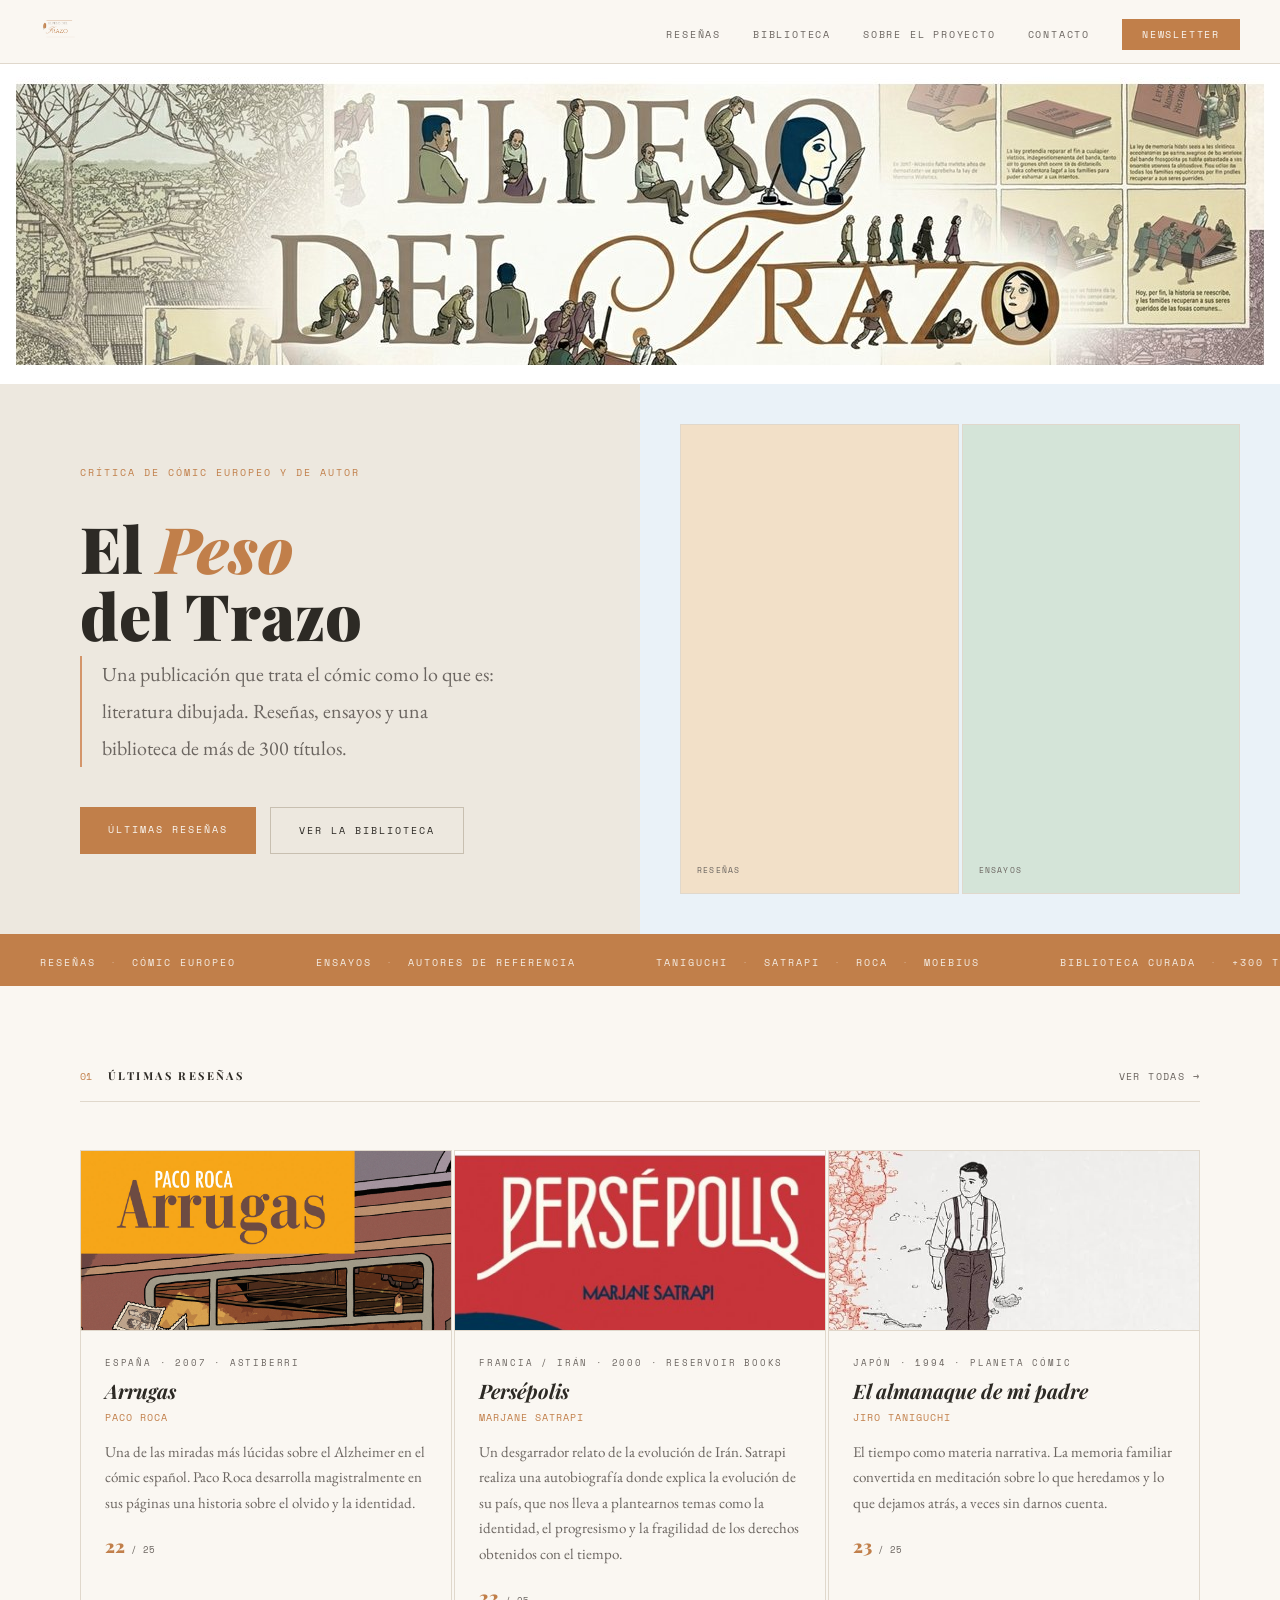
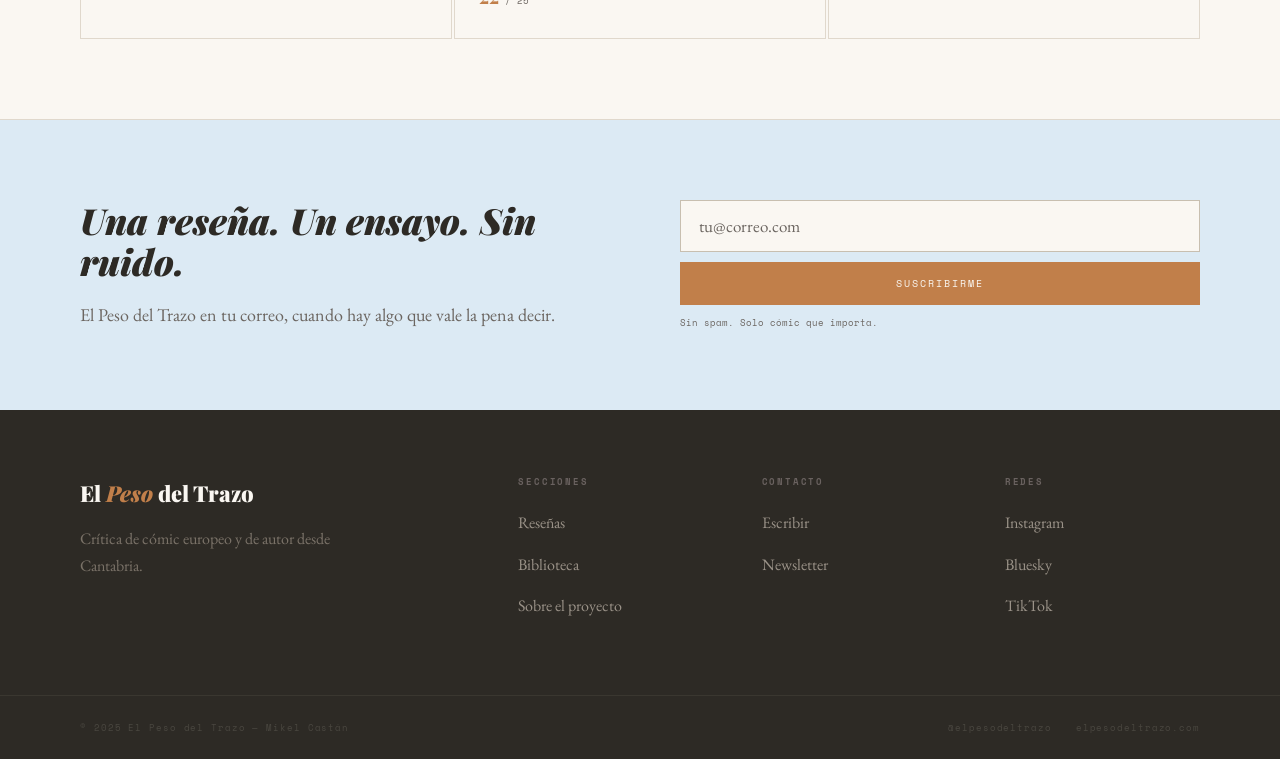
<file: index.html>
<!DOCTYPE html>
<html lang="es">
<head>
<meta charset="UTF-8">
<meta name="viewport" content="width=device-width, initial-scale=1.0">

 <!-- SEO Meta Tags -->
<meta name="description" content="Crítica de cómic europeo y de autor. Reseñas argumentadas con cinco criterios, ensayos sobre Taniguchi, Satrapi, Roca, Moebius y los grandes maestros del noveno arte.">
<meta name="keywords" content="cómic europeo, novela gráfica, crítica cómic, reseñas cómic, ensayos cómic, Paco Roca, Taniguchi, Satrapi, Moebius">
<meta name="author" content="Mikel Castán">
<meta name="robots" content="index, follow">
<meta name="language" content="es">
<link rel="canonical" href="https://elpesodeltrazo.com/">

<!-- Open Graph (Facebook, LinkedIn, WhatsApp) -->
<meta property="og:type" content="website">
<meta property="og:url" content="https://elpesodeltrazo.com/">
<meta property="og:title" content="El Peso del Trazo — Crítica de cómic europeo y de autor">
<meta property="og:description" content="Reseñas argumentadas y ensayos sobre novela gráfica europea. Análisis de los grandes maestros del noveno arte.">
<meta property="og:image" content="https://elpesodeltrazo.com/banner.png">
<meta property="og:locale" content="es_ES">
<meta property="og:site_name" content="El Peso del Trazo">

<!-- Twitter Card -->
<meta name="twitter:card" content="summary_large_image">
<meta name="twitter:title" content="El Peso del Trazo — Crítica de cómic europeo">
<meta name="twitter:description" content="Reseñas argumentadas y ensayos sobre novela gráfica europea y de autor.">
<meta name="twitter:image" content="https://elpesodeltrazo.com/banner.png">
  
<title>El Peso del Trazo — Crítica de cómic europeo y de autor</title>
<link rel="stylesheet" href="base.css">
<style>
  .hero {
    background: var(--fondo-alt);
    display: grid;
    grid-template-columns: 1fr 1fr;
    min-height: 480px;
  }
  .hero-left {
    display: flex;
    flex-direction: column;
    justify-content: center;
    padding: 80px;
  }
  .hero-titulo {
    font-family: 'Playfair Display', serif;
    font-size: clamp(40px, 5vw, 68px);
    font-weight: 900;
    line-height: 1.05;
    color: var(--texto);
    margin-bottom: 8px;
  }
  .hero-titulo em { font-style: italic; color: var(--acento); }
  .hero-subtitulo {
    font-family: 'Space Mono', monospace;
    font-size: 10px;
    letter-spacing: 0.2em;
    text-transform: uppercase;
    color: var(--acento);
    margin-bottom: 32px;
  }
  .hero-tagline {
    font-family: 'EB Garamond', serif;
    font-size: 20px;
    color: var(--texto-suave);
    max-width: 420px;
    line-height: 1.85;
    border-left: 2px solid var(--acento-claro);
    padding-left: 20px;
    margin-bottom: 40px;
  }
  .hero-cta { display: flex; gap: 14px; flex-wrap: wrap; }
  .hero-right {
    background: var(--azul-palido);
    display: flex;
    align-items: center;
    justify-content: center;
    padding: 40px;
    gap: 3px;
  }
  .hero-panel {
    background: var(--crema);
    border: 1px solid var(--borde);
    flex: 1;
    height: 100%;
    min-height: 320px;
    display: flex;
    align-items: flex-end;
    padding: 16px;
  }
  .hero-panel:nth-child(1) { background: #f2e0c8; }
  .hero-panel:nth-child(2) { background: #d4e4d8; }
  .hero-panel-label {
    font-family: 'Space Mono', monospace;
    font-size: 8px;
    letter-spacing: 0.15em;
    text-transform: uppercase;
    color: var(--texto-suave);
  }

  .ticker { background: var(--acento); padding: 10px 0; overflow: hidden; white-space: nowrap; }
  .ticker-inner { display: inline-flex; animation: ticker 30s linear infinite; }
  .ticker-item { font-family: 'Space Mono', monospace; font-size: 10px; letter-spacing: 0.2em; text-transform: uppercase; color: var(--crema); padding: 0 40px; opacity: 0.92; }
  .ticker-sep { color: rgba(255,255,255,0.4); padding: 0 6px; }
  @keyframes ticker { from { transform: translateX(0); } to { transform: translateX(-50%); } }

  .seccion { padding: 80px; }
  .seccion.oscura { background: var(--fondo-oscuro); }
  .seccion.clara { background: var(--crema); }
  .seccion.alt { background: var(--fondo-alt); }

  .seccion-header {
    display: flex;
    align-items: baseline;
    gap: 16px;
    margin-bottom: 48px;
    border-bottom: 1px solid var(--borde);
    padding-bottom: 16px;
  }
  .seccion.oscura .seccion-header { border-color: #3a3730; }
  .seccion-num { font-family: 'Space Mono', monospace; font-size: 10px; color: var(--acento); }
  .seccion-titulo { font-family: 'Playfair Display', serif; font-size: 11px; font-weight: 700; letter-spacing: 0.22em; text-transform: uppercase; color: var(--texto); }
  .seccion.oscura .seccion-titulo { color: var(--fondo-alt); }
  .seccion-link { margin-left: auto; font-family: 'Space Mono', monospace; font-size: 10px; letter-spacing: 0.14em; text-transform: uppercase; color: var(--texto-suave); text-decoration: none; transition: color 0.2s; }
  .seccion-link:hover { color: var(--acento); }
  .seccion.oscura .seccion-link { color: #6a6260; }
  .seccion.oscura .seccion-link:hover { color: var(--acento-claro); }

  /* GRID RESEÑAS */
  .resenas-grid { display: grid; grid-template-columns: repeat(3, 1fr); gap: 2px; }

  .resena-card {
    background: var(--crema);
    text-decoration: none;
    color: inherit;
    display: block;
    border: 1px solid var(--borde);
    transition: background 0.2s;
    overflow: hidden;
    position: relative;
  }
  .resena-card:hover { background: var(--azul-palido); }
  .resena-card-img { width: 100%; height: 180px; object-fit: cover; object-position: center top; display: block; border-bottom: 1px solid var(--borde); background: var(--fondo-alt); }
  .resena-card-body { padding: 24px; }
  .resena-pais { font-family: 'Space Mono', monospace; font-size: 9px; letter-spacing: 0.2em; text-transform: uppercase; color: var(--texto-suave); margin-bottom: 8px; }
  .resena-titulo { font-family: 'Playfair Display', serif; font-size: 20px; font-weight: 700; font-style: italic; line-height: 1.2; color: var(--texto); margin-bottom: 6px; }
  .resena-autor { font-family: 'Space Mono', monospace; font-size: 10px; letter-spacing: 0.1em; color: var(--acento); text-transform: uppercase; margin-bottom: 12px; }
  .resena-extracto { font-family: 'EB Garamond', serif; font-size: 15px; line-height: 1.7; color: var(--texto-suave); margin-bottom: 16px; }
  .resena-nota { font-family: 'Playfair Display', serif; font-size: 18px; font-weight: 900; color: var(--acento); }
  .resena-nota small { font-family: 'Space Mono', monospace; font-size: 9px; color: var(--texto-suave); font-weight: 400; }

  /* LISTA ENSAYOS */
  .ensayos-lista { display: grid; grid-template-columns: 1fr 1fr; gap: 48px; }
  .ensayo-item { padding-bottom: 40px; border-bottom: 1px solid #3a3730; text-decoration: none; display: block; transition: border-color 0.2s; }
  .ensayo-item:hover { border-color: var(--acento-claro); }
  .ensayo-num { font-family: 'Space Mono', monospace; font-size: 36px; font-weight: 700; color: #3a3730; line-height: 1; margin-bottom: 14px; }
  .ensayo-titulo { font-family: 'Playfair Display', serif; font-size: 22px; font-weight: 700; line-height: 1.2; color: var(--fondo); margin-bottom: 10px; }
  .ensayo-subtitulo { font-family: 'EB Garamond', serif; font-size: 16px; font-style: italic; color: #9a9288; line-height: 1.65; margin-bottom: 14px; }
  .ensayo-tag { font-family: 'Space Mono', monospace; font-size: 9px; letter-spacing: 0.14em; text-transform: uppercase; color: var(--acento-claro); padding: 4px 10px; border: 1px solid #5a4a38; display: inline-block; }

  /* NEWSLETTER */
  .newsletter { background: var(--azul-claro); padding: 80px; display: grid; grid-template-columns: 1fr 1fr; align-items: center; gap: 80px; border-top: 1px solid var(--borde); }
  .newsletter h2 { font-family: 'Playfair Display', serif; font-size: 36px; font-weight: 900; font-style: italic; color: var(--texto); line-height: 1.15; margin-bottom: 16px; }
  .newsletter p { font-family: 'EB Garamond', serif; font-size: 18px; color: var(--texto-suave); line-height: 1.75; }
  .newsletter-form { display: flex; flex-direction: column; gap: 10px; }
  .newsletter-form input { font-family: 'EB Garamond', serif; font-size: 17px; padding: 14px 18px; background: var(--crema); border: 1px solid var(--borde-fuerte); color: var(--texto); outline: none; transition: border-color 0.2s; }
  .newsletter-form input:focus { border-color: var(--acento); }
  .newsletter-form input::placeholder { color: var(--texto-suave); }
  .newsletter-form button { font-family: 'Space Mono', monospace; font-size: 10px; letter-spacing: 0.2em; text-transform: uppercase; padding: 14px; background: var(--acento); color: var(--crema); border: none; cursor: pointer; transition: background 0.2s; }
  .newsletter-form button:hover { background: #a86c38; }
  .newsletter-nota { font-family: 'Space Mono', monospace; font-size: 9px; color: var(--texto-suave); }

  @media(max-width:900px){
    .hero { grid-template-columns: 1fr; }
    .hero-right { display: none; }
    .hero-left { padding: 48px 24px; }
    .seccion { padding: 48px 24px; }
    .resenas-grid { grid-template-columns: 1fr; }
    .ensayos-lista { grid-template-columns: 1fr; gap: 32px; }
    .newsletter { grid-template-columns: 1fr; padding: 48px 24px; gap: 40px; }
  }
</style>
<!-- Google Analytics -->
<script async src="https://www.googletagmanager.com/gtag/js?id=G-3R37JP1G54"></script>
<script>
  window.dataLayer = window.dataLayer || [];
  function gtag(){{dataLayer.push(arguments);}}
  gtag("js", new Date());
  gtag("config", "G-3R37JP1G54");
</script>
</head>
<body>
<nav>
  <a href="index.html" class="nav-logo">
    <img src="logo.png" alt="El Peso del Trazo" onerror="this.parentElement.innerHTML='<span style=\'font-family:Playfair Display,serif;font-size:18px;font-weight:900;color:#2d2a25\'>El <em style=\'color:#c17f4a\'>Peso</em> del Trazo</span>'">
  </a>
  <ul class="nav-links">
    <li><a href="resenas.html">Reseñas</a></li>
    <li><a href="biblioteca.html">Biblioteca</a></li>
    <li><a href="sobre.html">Sobre el proyecto</a></li>
    <li><a href="contacto.html">Contacto</a></li>
    <li><a href="newsletter.html" class="nav-cta">Newsletter</a></li>
  </ul>

    <button class="nav-hamburguesa" id="hamburguesa" aria-label="Menú">
    <span></span><span></span><span></span>
  </button>
</nav>

<div class="banner-global"><img src="banner.png" alt="El Peso del Trazo"></div>

<section class="hero">
  <div class="hero-left">
    <div class="hero-subtitulo">Crítica de cómic europeo y de autor</div>
    <h1 class="hero-titulo">El <em>Peso</em><br>del Trazo</h1>
    <p class="hero-tagline">Una publicación que trata el cómic como lo que es: literatura dibujada. Reseñas, ensayos y una biblioteca de más de 300 títulos.</p>
    <div class="hero-cta">
      <a href="resenas.html" class="btn-primary">Últimas reseñas</a>
      <a href="biblioteca.html" class="btn-secondary">Ver la biblioteca</a>
    </div>
  </div>
  <div class="hero-right">
    <div class="hero-panel"><div class="hero-panel-label">Reseñas</div></div>
    <div class="hero-panel"><div class="hero-panel-label">Ensayos</div></div>
  </div>
</section>

<div class="ticker">
  <div class="ticker-inner">
    <span class="ticker-item">Reseñas <span class="ticker-sep">·</span> Cómic europeo</span>
    <span class="ticker-item">Ensayos <span class="ticker-sep">·</span> Autores de referencia</span>
    <span class="ticker-item">Taniguchi <span class="ticker-sep">·</span> Satrapi <span class="ticker-sep">·</span> Roca <span class="ticker-sep">·</span> Moebius</span>
    <span class="ticker-item">Biblioteca curada <span class="ticker-sep">·</span> +300 títulos</span>
    <span class="ticker-item">Reseñas <span class="ticker-sep">·</span> Cómic europeo</span>
    <span class="ticker-item">Ensayos <span class="ticker-sep">·</span> Autores de referencia</span>
    <span class="ticker-item">Taniguchi <span class="ticker-sep">·</span> Satrapi <span class="ticker-sep">·</span> Roca <span class="ticker-sep">·</span> Moebius</span>
    <span class="ticker-item">Biblioteca curada <span class="ticker-sep">·</span> +300 títulos</span>
  </div>
</div>

<section class="seccion clara">
  <div class="seccion-header">
    <span class="seccion-num">01</span>
    <h2 class="seccion-titulo">Últimas reseñas</h2>
    <a href="resenas.html" class="seccion-link">Ver todas →</a>
  </div>
  <div class="resenas-grid" id="resenas-home"></div>
</section>

<section class="seccion oscura" style="display:none">
 <div class="seccion-header">
    <span class="seccion-num">02</span>
    <h2 class="seccion-titulo">Ensayos</h2>
    <a href="ensayos.html" class="seccion-link">Ver todos →</a>
  </div>
  <div class="ensayos-lista" id="ensayos-home"></div>
</section>

<div class="newsletter">
  <div>
    <h2>Una reseña. Un ensayo. Sin ruido.</h2>
    <p>El Peso del Trazo en tu correo, cuando hay algo que vale la pena decir.</p>
  </div>
  <div class="newsletter-form">
    <input type="email" placeholder="tu@correo.com">
    <button>Suscribirme</button>
    <span class="newsletter-nota">Sin spam. Solo cómic que importa.</span>
  </div>
</div>

<footer>
  <div class="footer-top">
    <div>
      <div class="footer-logo">El <span>Peso</span> del Trazo</div>
      <p class="footer-desc">Crítica de cómic europeo y de autor desde Cantabria.</p>
    </div>
    <div class="footer-col"><h4>Secciones</h4><ul><li><a href="resenas.html">Reseñas</a></li><li><a href="biblioteca.html">Biblioteca</a></li><li><a href="sobre.html">Sobre el proyecto</a></li></ul></div>
    <div class="footer-col"><h4>Contacto</h4><ul><li><a href="contacto.html">Escribir</a></li><li><a href="newsletter.html">Newsletter</a></li></ul></div>
<div class="footer-col"><h4>Redes</h4><ul><li><a href="https://www.instagram.com/elpesodeltrazo/" target="_blank">Instagram</a></li><li><a href="https://bsky.app/profile/elpesodeltrazo.com" target="_blank">Bluesky</a></li><li><a href="https://www.tiktok.com/@elpesodeltrazo6" target="_blank">TikTok</a></li></ul></div>  </div>
  <div class="footer-bottom">
    <span class="footer-copy">© 2025 El Peso del Trazo — Mikel Castán</span>
    <div class="footer-redes"><a href="#">@elpesodeltrazo</a><a href="#">elpesodeltrazo.com</a></div>
  </div>
</footer>

<script src="datos.js"></script>
<script>
  // Renderizar las 3 primeras reseñas en home
  const totalHome = () => {
    const grid = document.getElementById('resenas-home');
    RESENAS.slice(0, 3).forEach(r => {
      const total = Object.values(r.metricas).reduce((a,b) => a+b, 0);
      grid.innerHTML += `
        <a href="resena.html?id=${r.id}" class="resena-card">
          <img class="resena-card-img" src="${r.imagen}" alt="${r.titulo}" onerror="this.style.display='none'">
          <div class="resena-card-body">
            <div class="resena-pais">${r.pais} · ${r.año} · ${r.editorial}</div>
            <h3 class="resena-titulo">${r.titulo}</h3>
            <div class="resena-autor">${r.autor}</div>
            <p class="resena-extracto">${r.extracto}</p>
            <div class="resena-nota">${total}<small> / 25</small></div>
          </div>
        </a>`;
    });

    // Renderizar los 4 primeros ensayos en home
    const lista = document.getElementById('ensayos-home');
    ENSAYOS.slice(0, 4).forEach((e, i) => {
      lista.innerHTML += `
        <a href="ensayo.html?id=${e.id}" class="ensayo-item">
          <div class="ensayo-num">0${i+1}</div>
          <h3 class="ensayo-titulo">${e.titulo}</h3>
          <p class="ensayo-subtitulo">${e.subtitulo}</p>
          <span class="ensayo-tag">${e.tag}</span>
        </a>`;
    });
  };
  totalHome();
</script>

  <script>
  const btn = document.getElementById('hamburguesa');
  const links = document.querySelector('.nav-links');
  btn.addEventListener('click', () => {
    btn.classList.toggle('abierto');
    links.classList.toggle('abierto');
  });
  links.querySelectorAll('a').forEach(a => a.addEventListener('click', () => {
    btn.classList.remove('abierto');
    links.classList.remove('abierto');
  }));
</script>
</body>
</html>
</file>
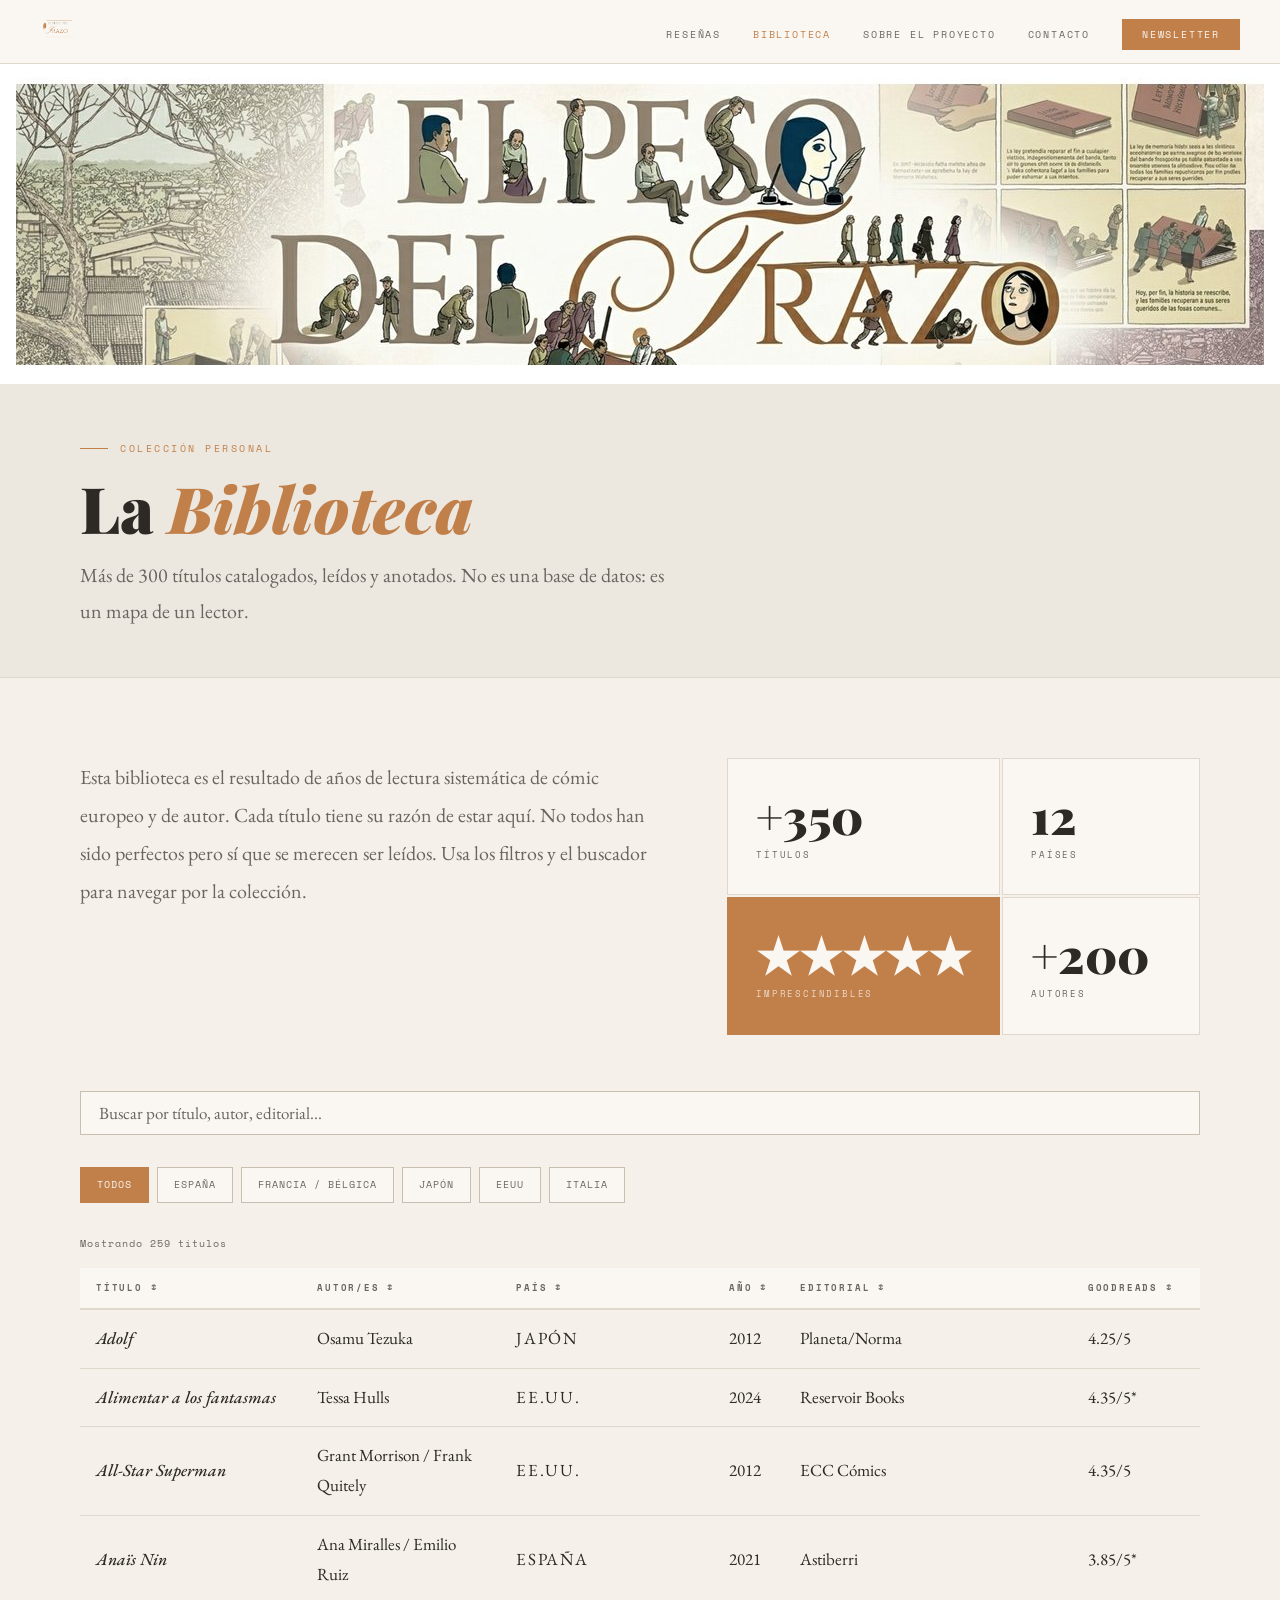
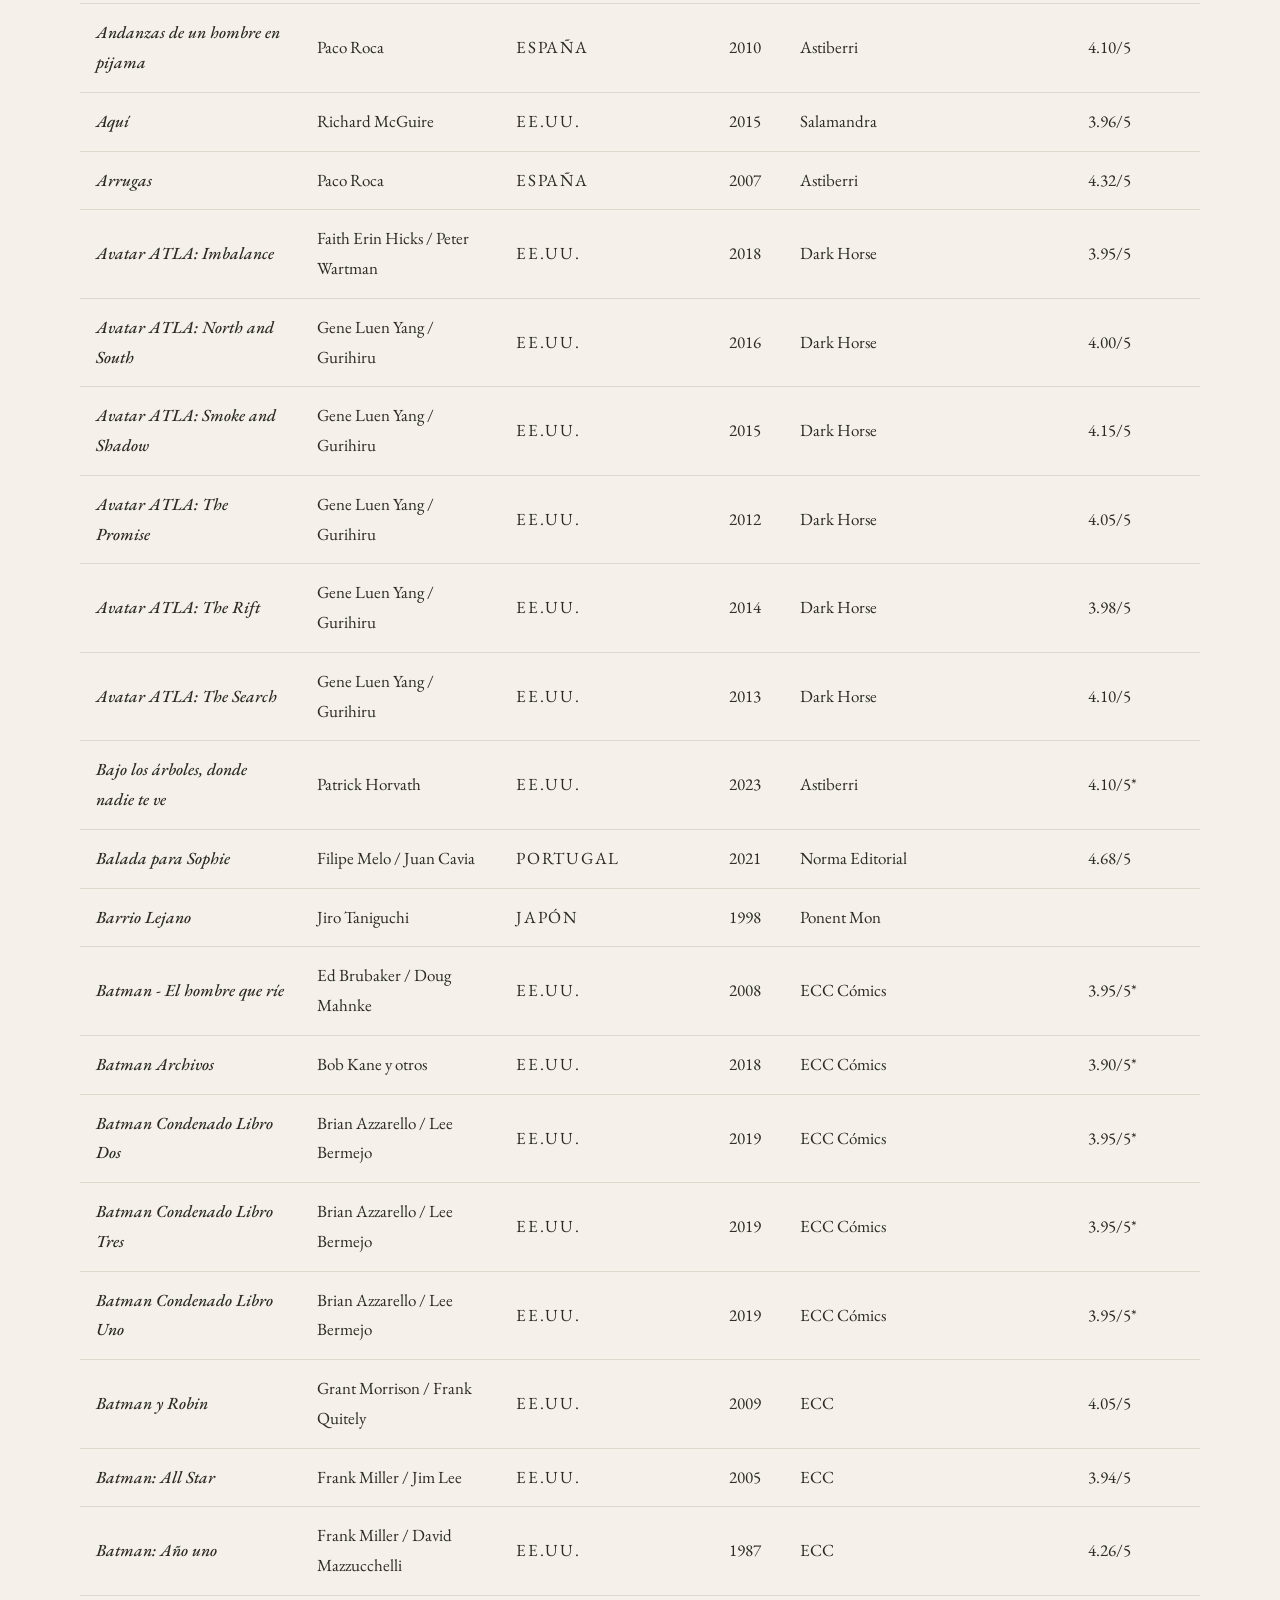
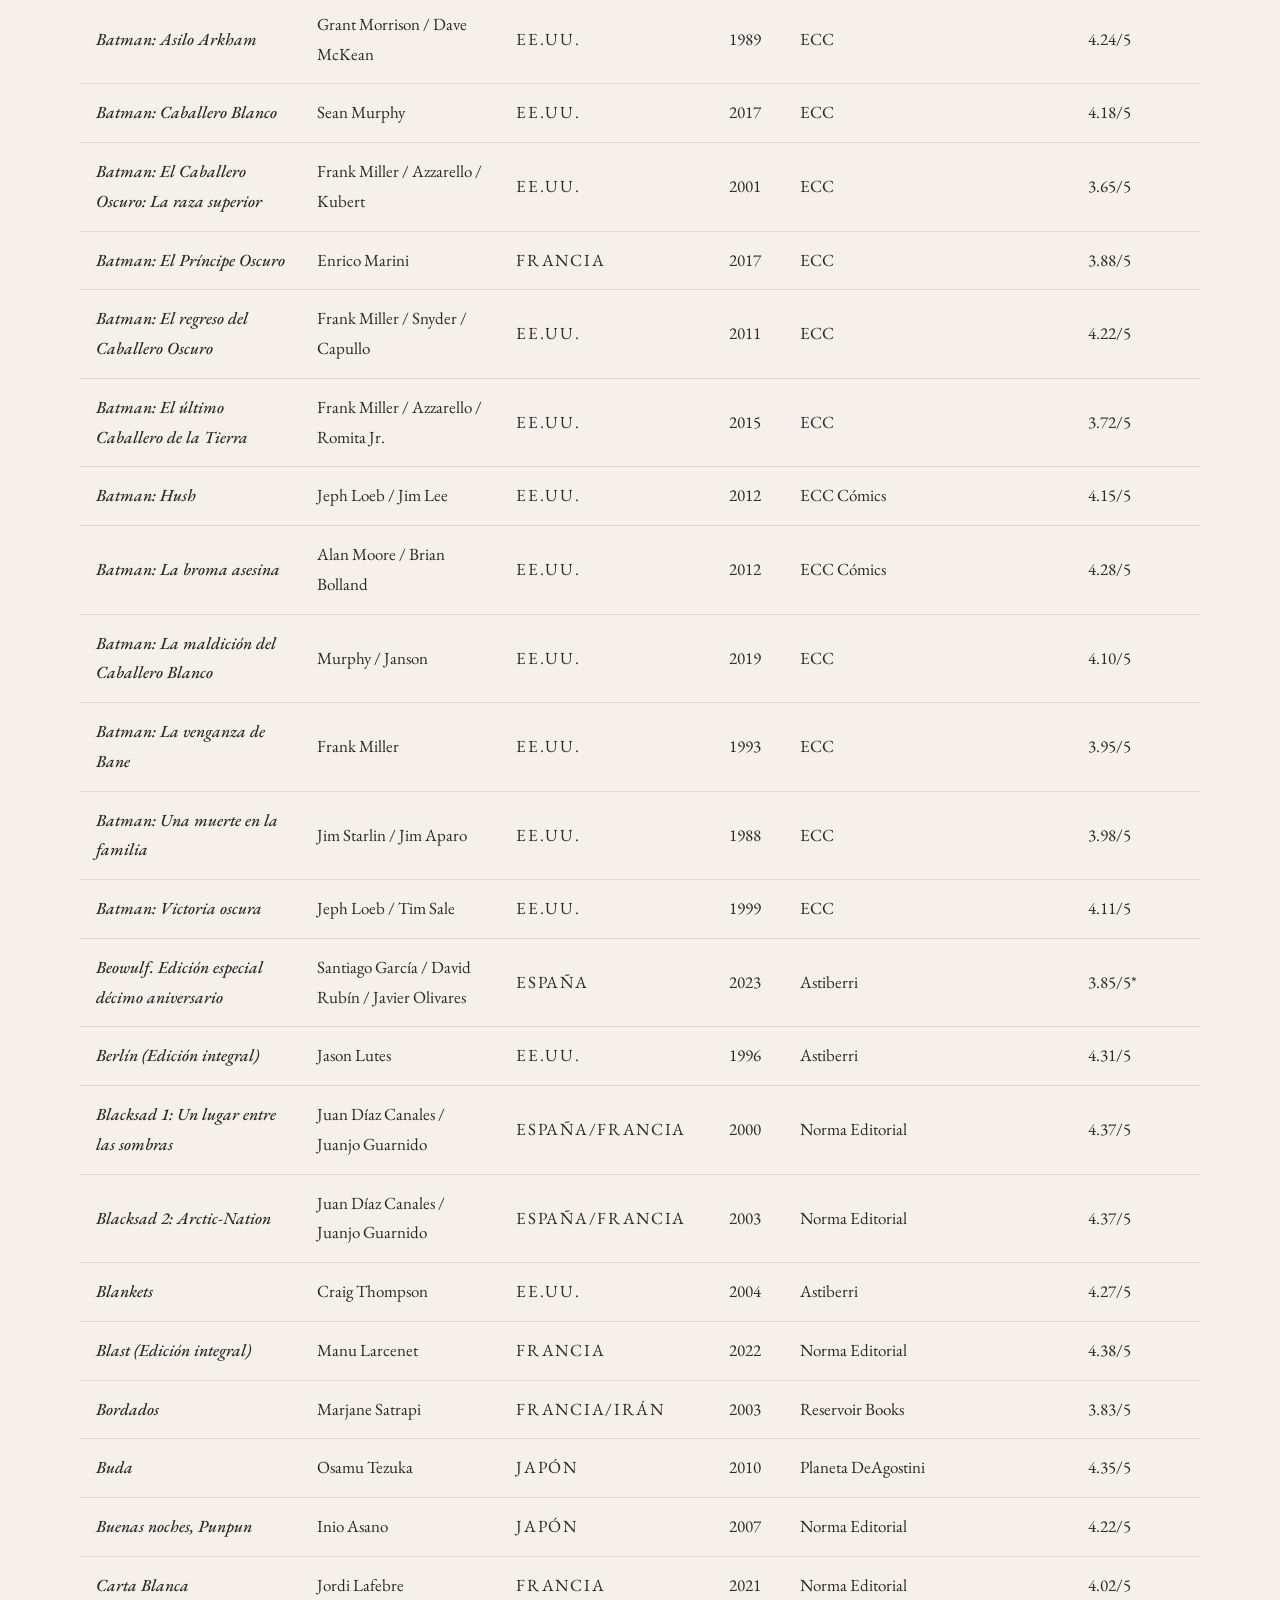
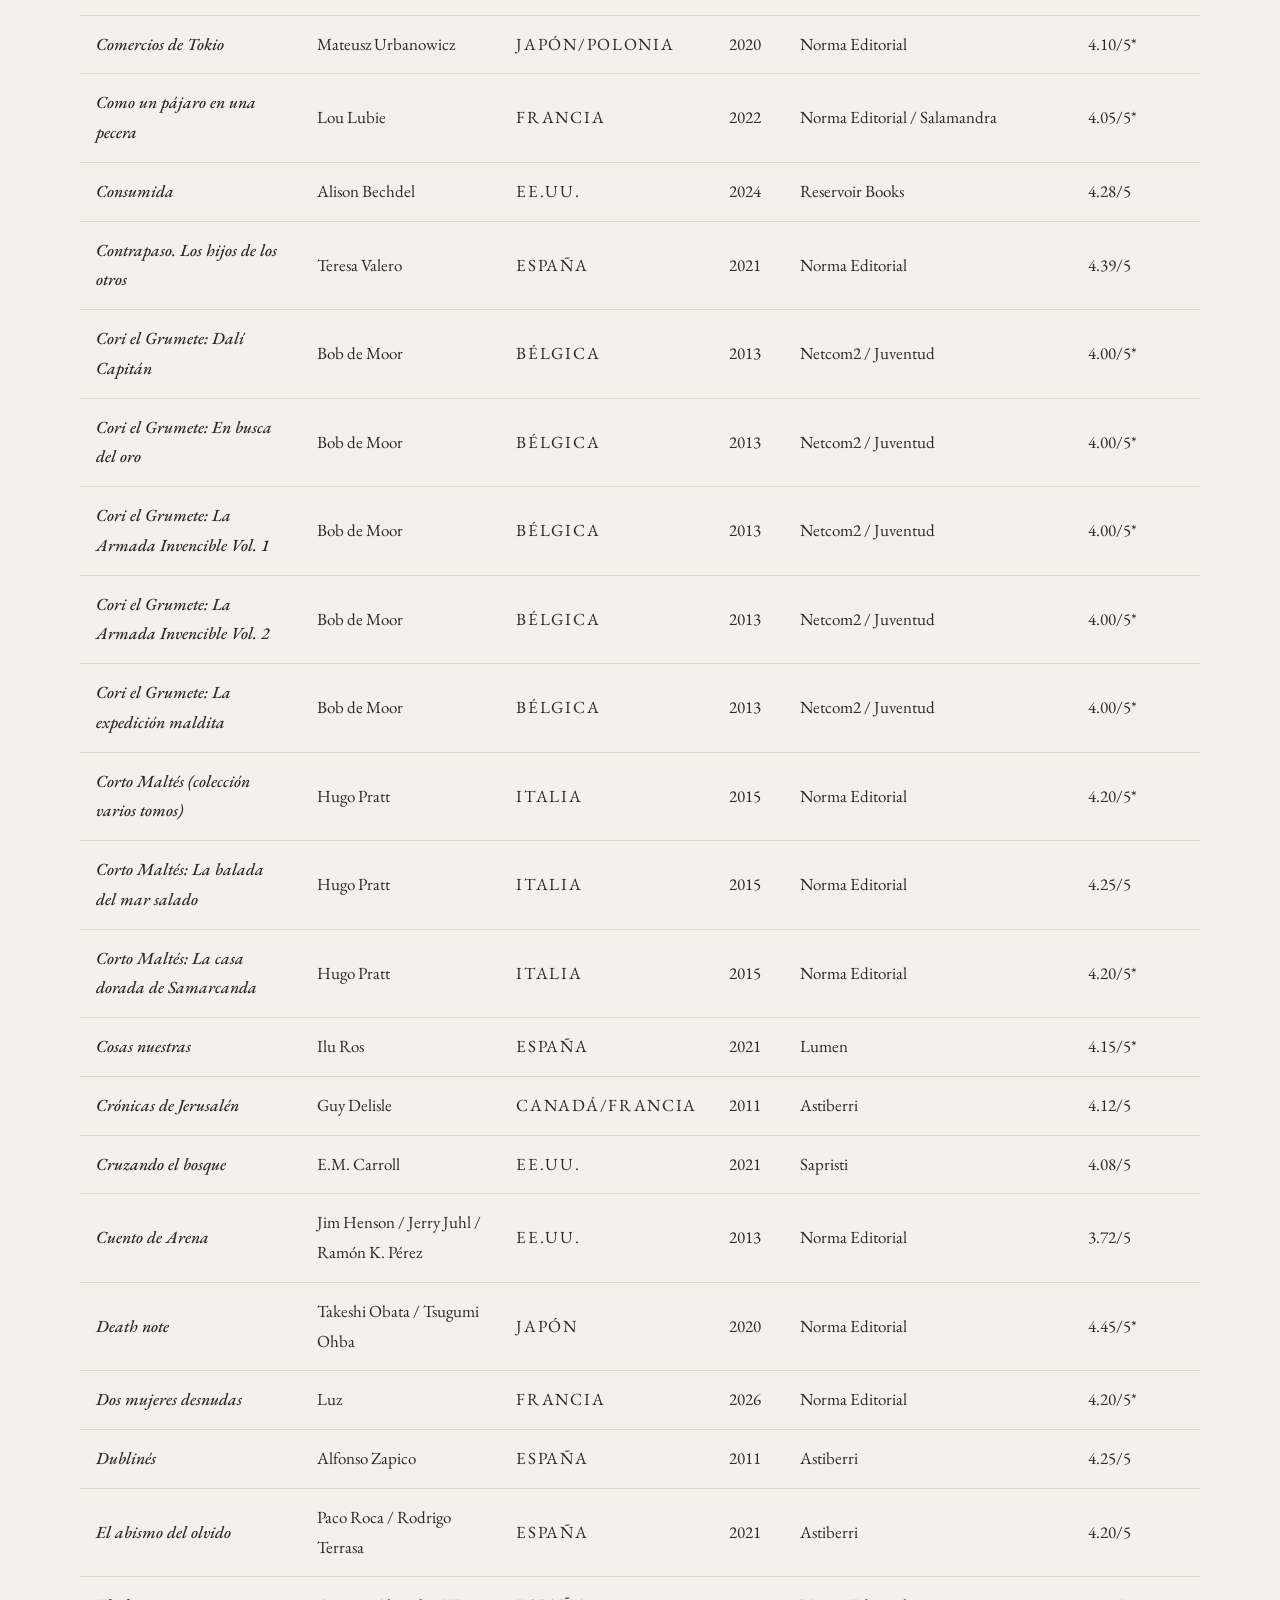
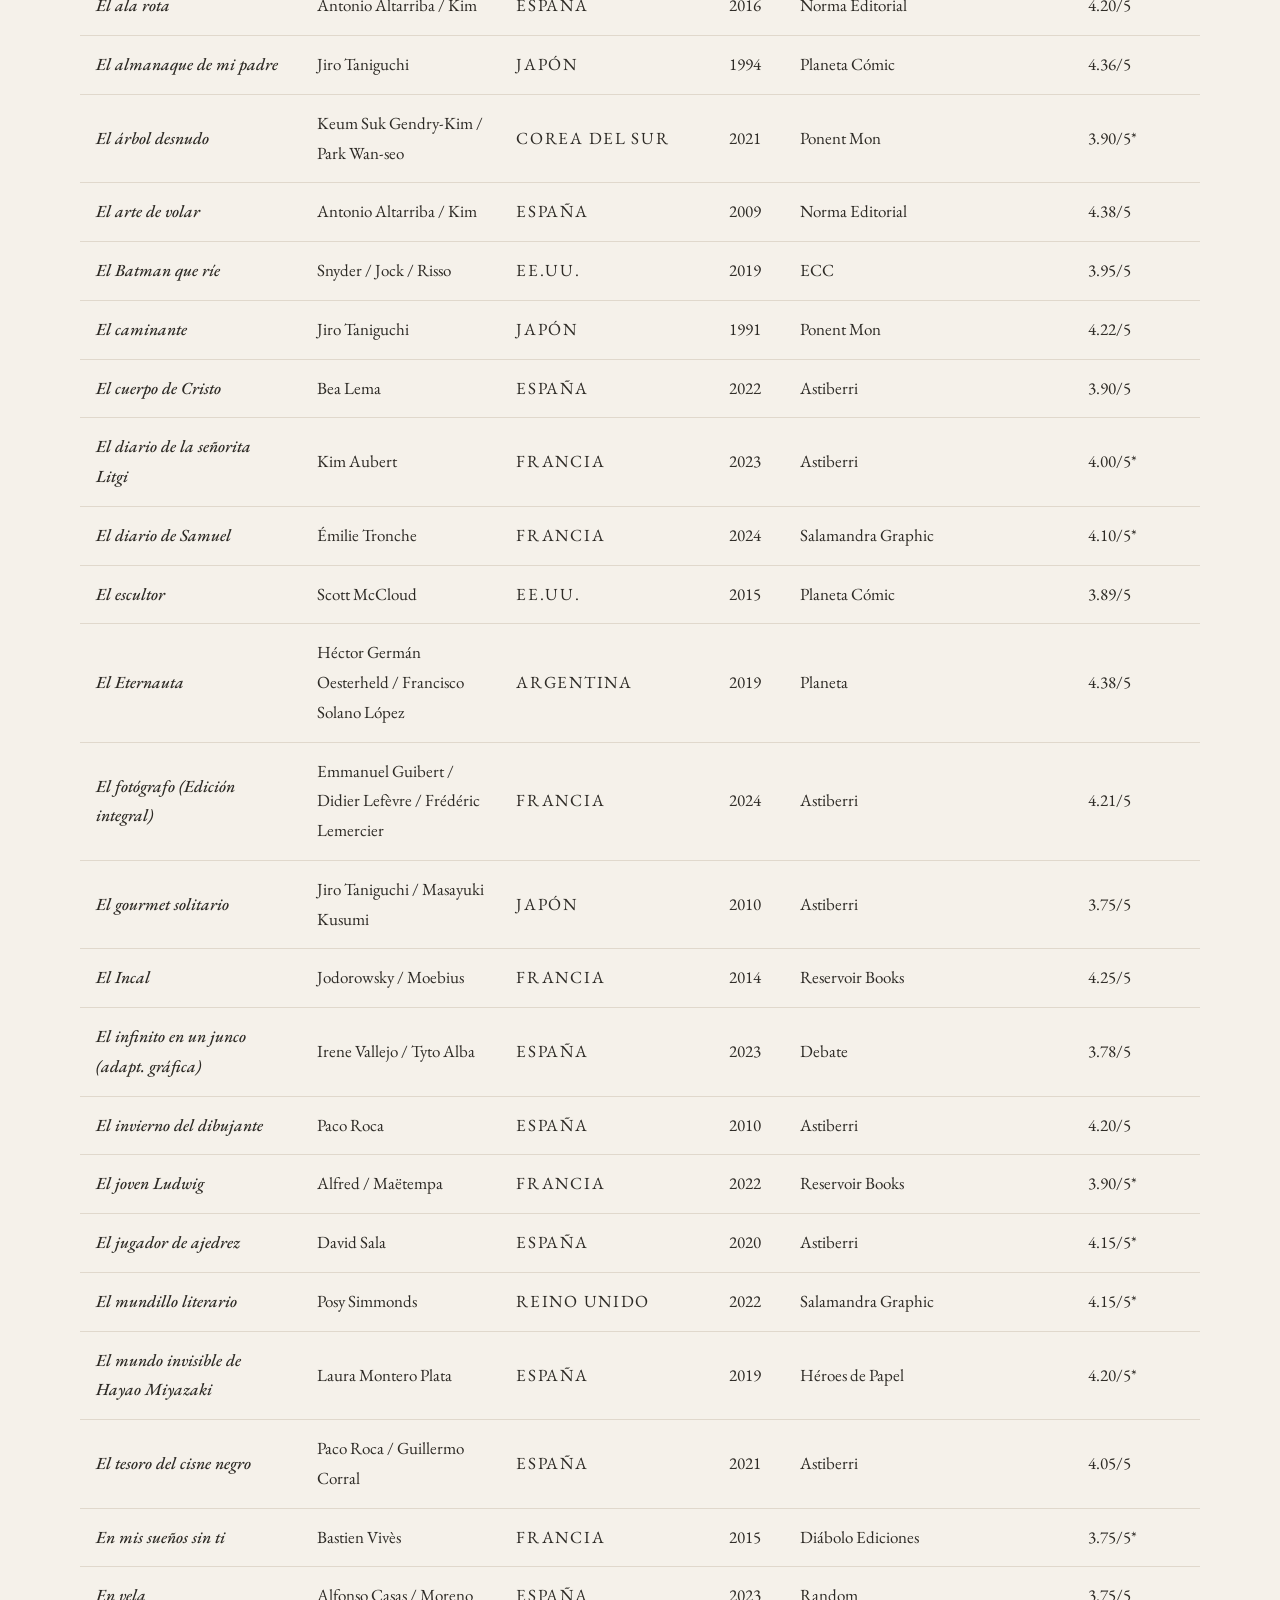
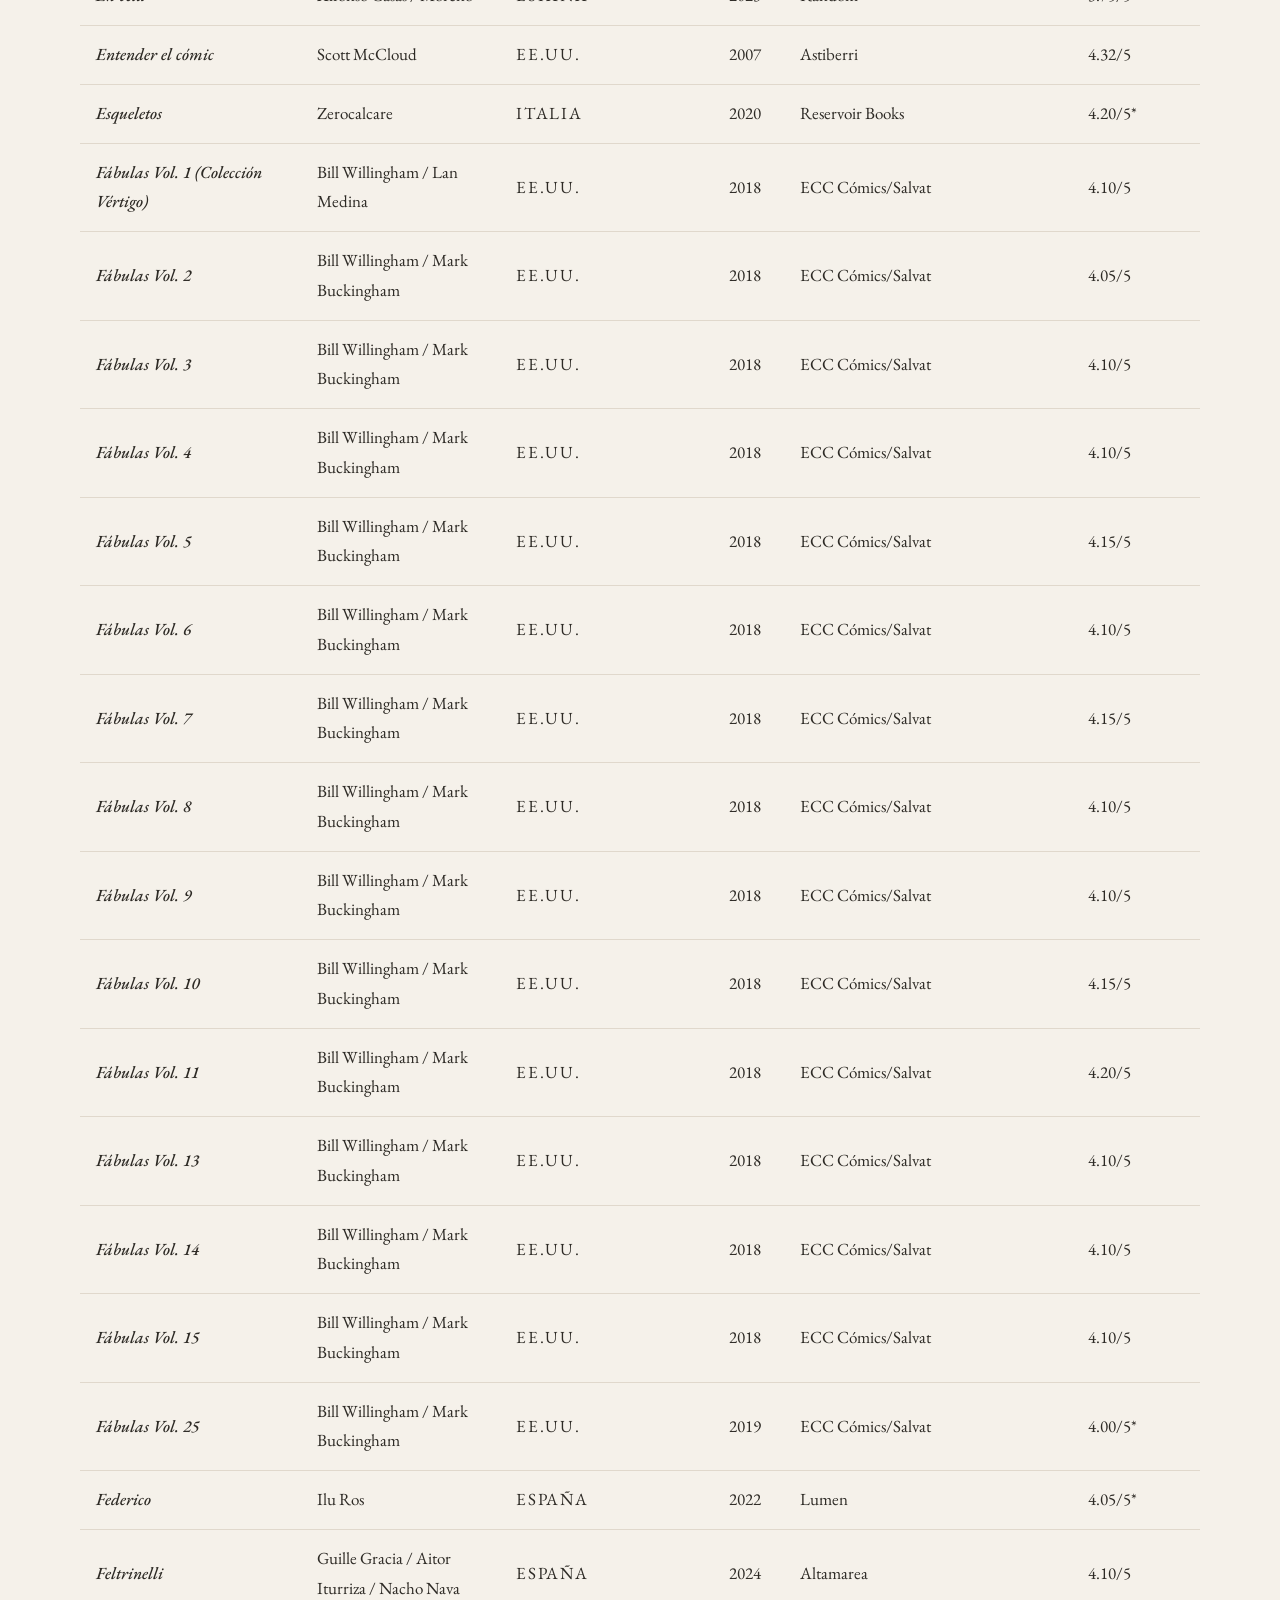
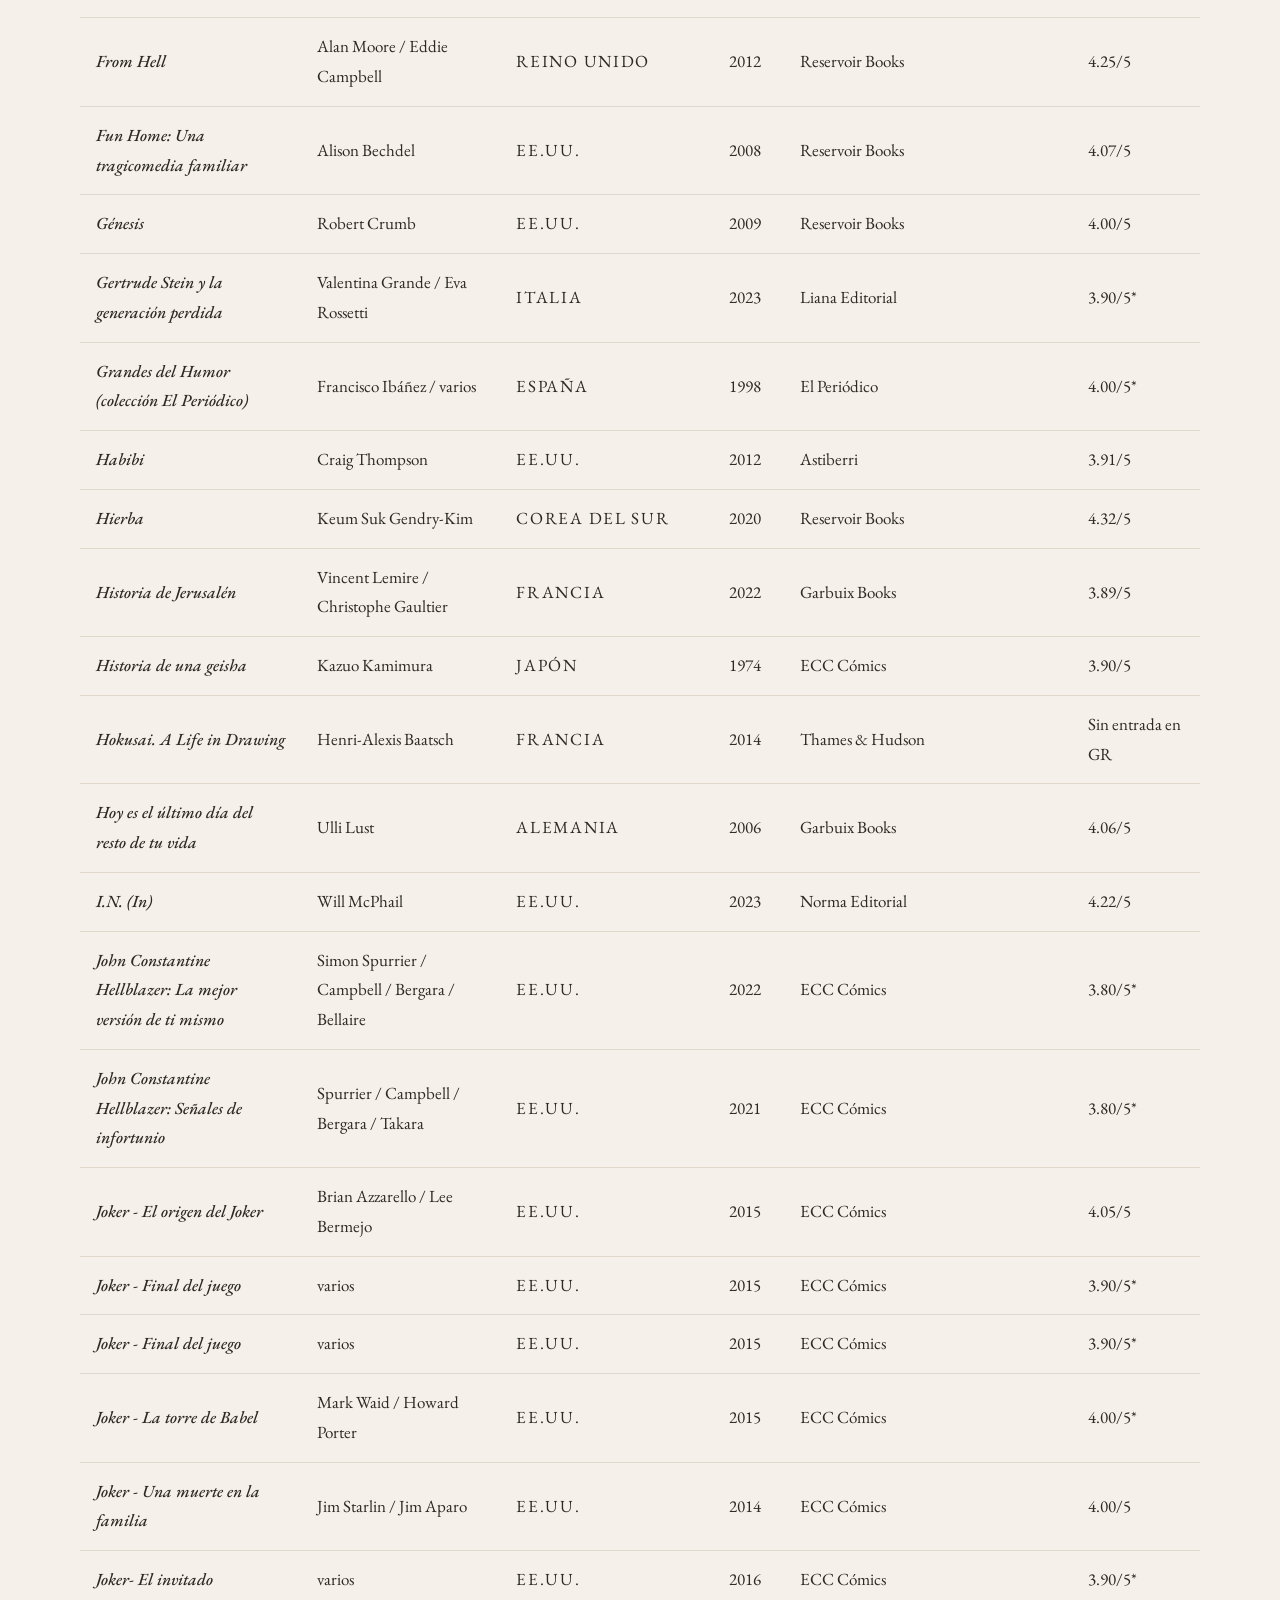
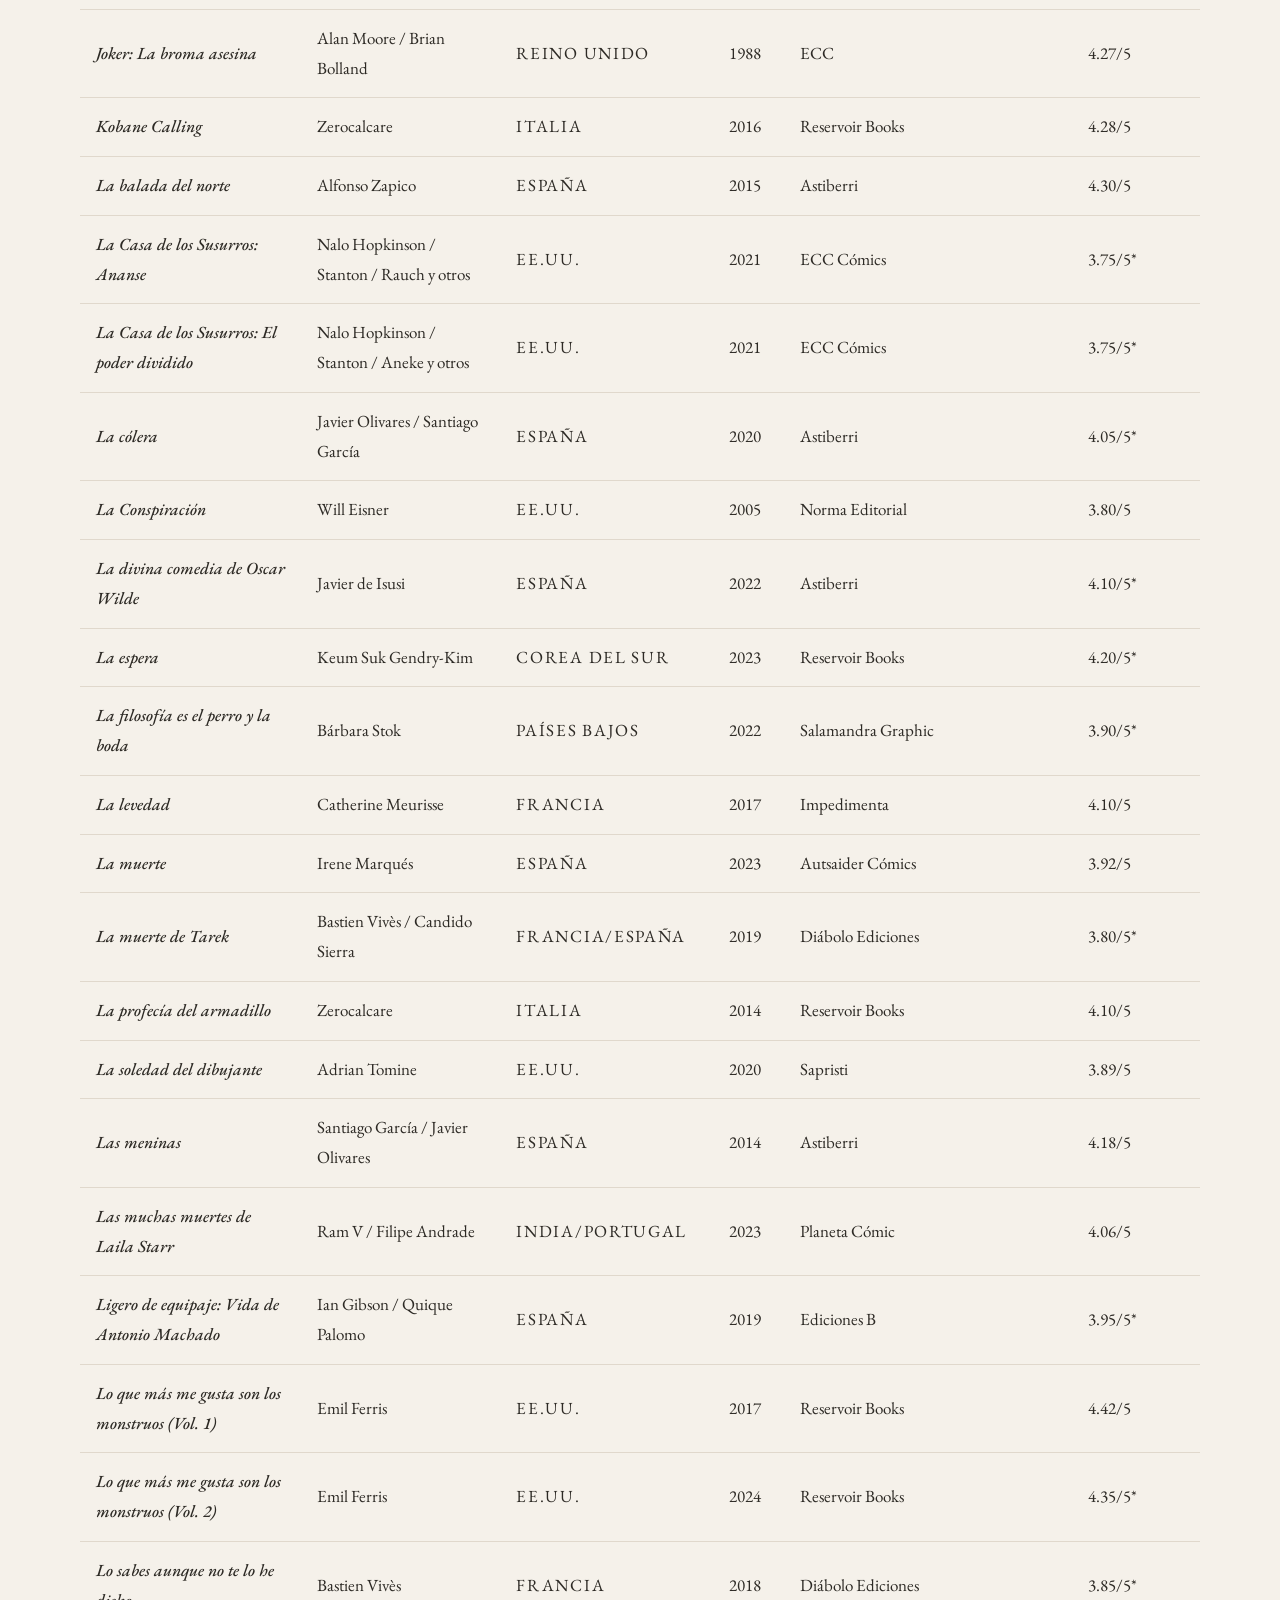
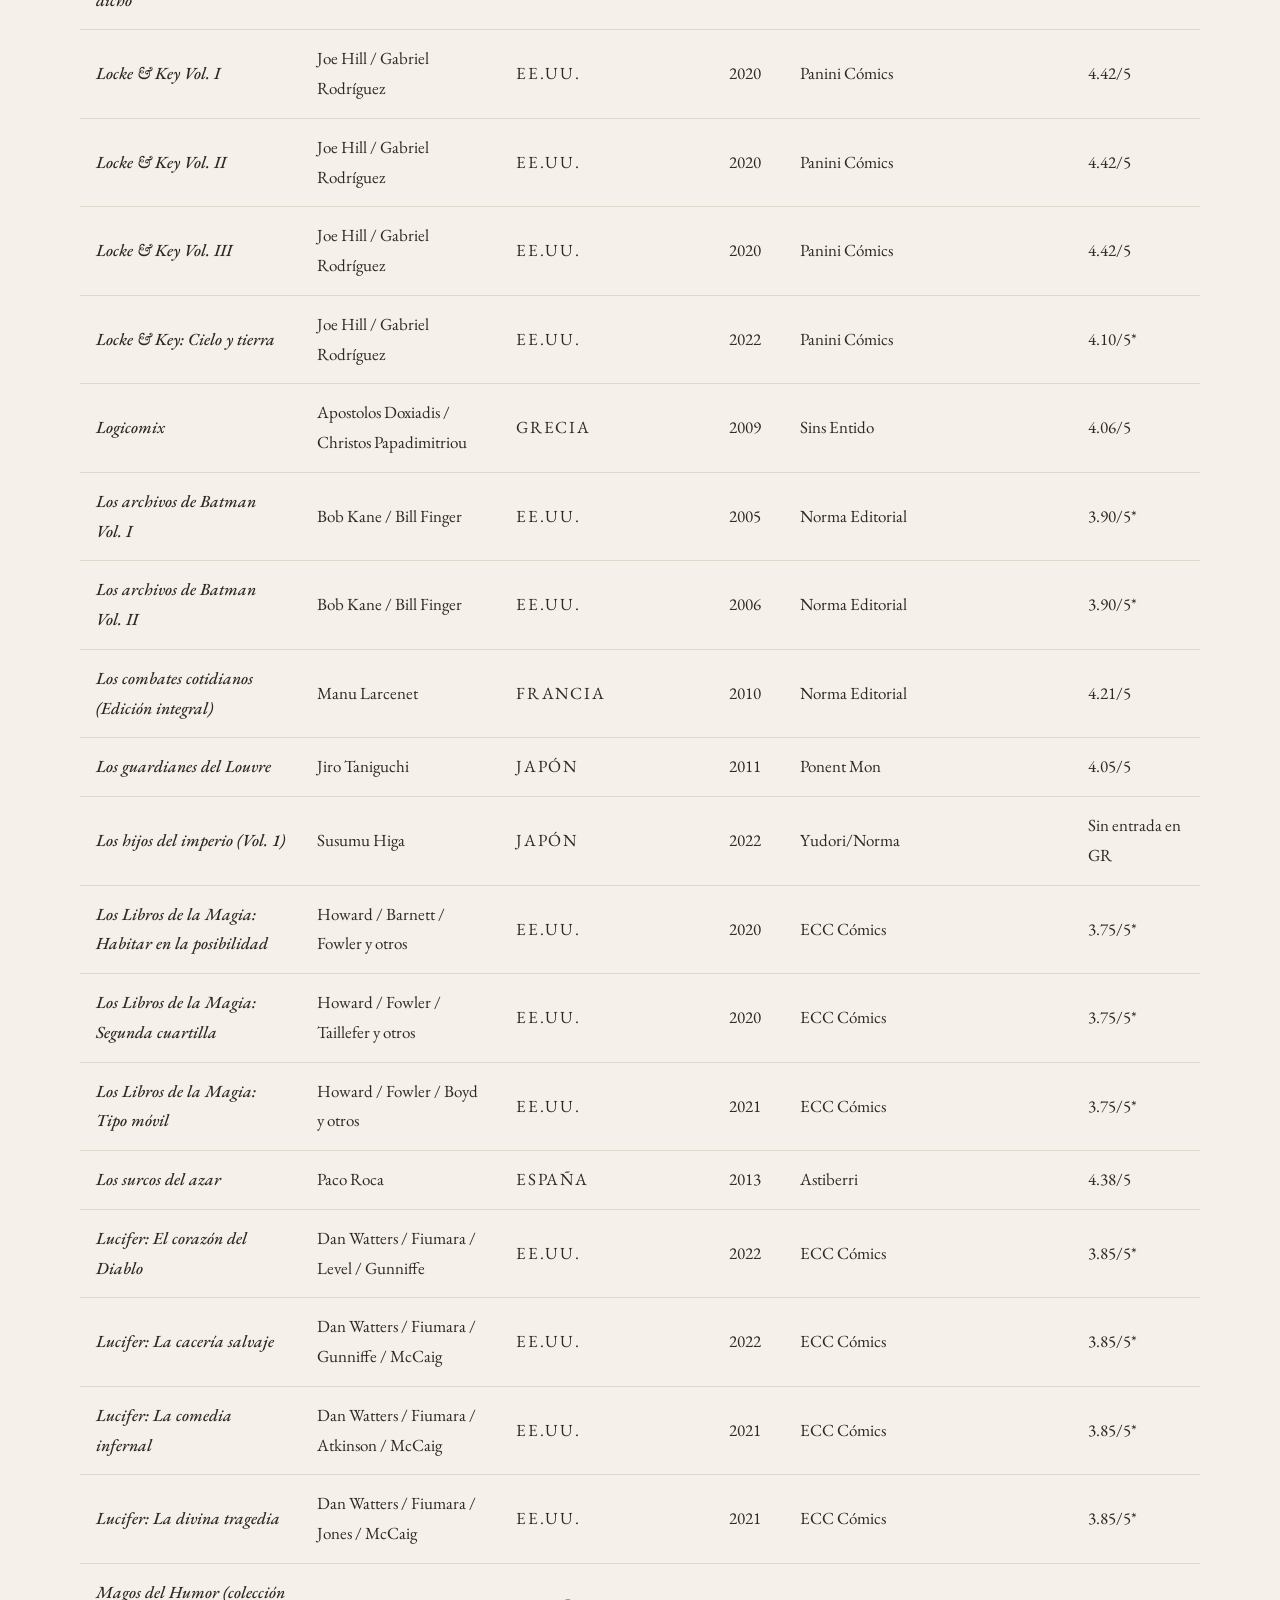
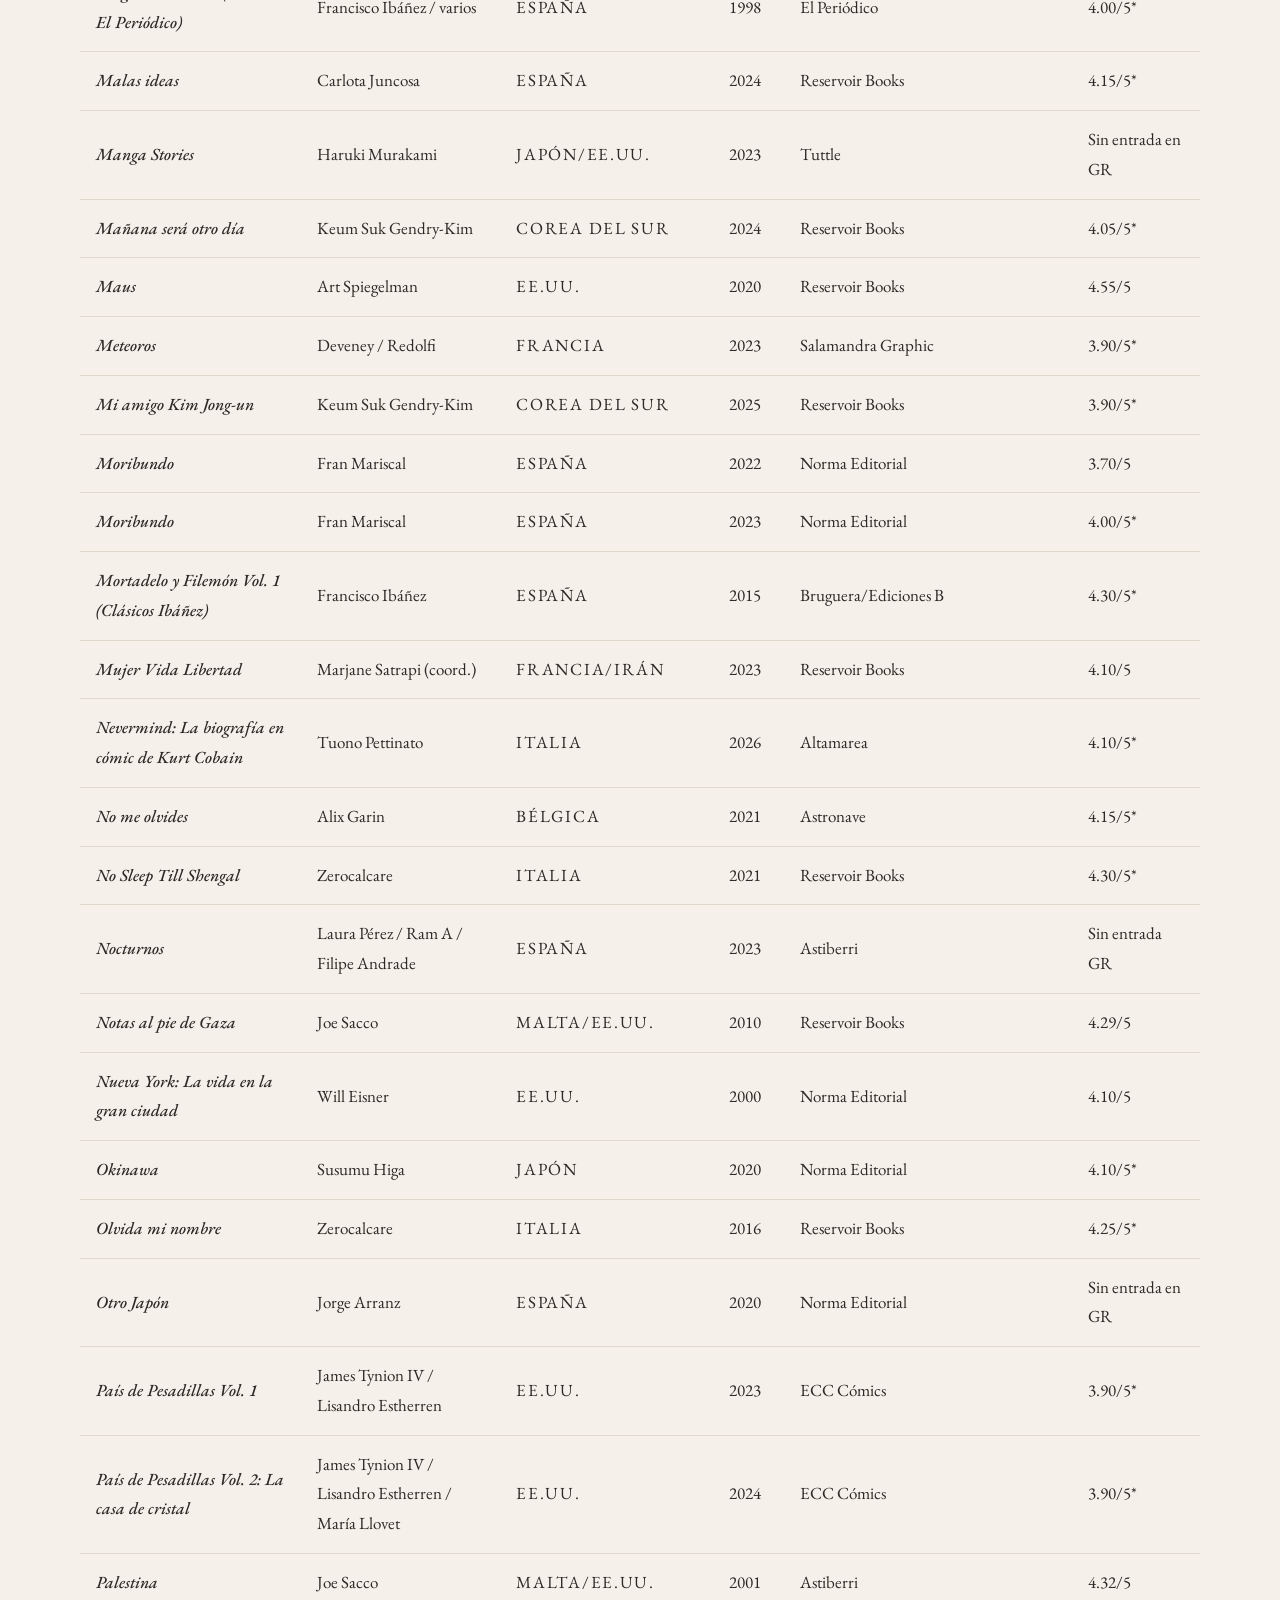
<file: biblioteca.html>
<!DOCTYPE html>
<html lang="es">
<head>
<meta charset="UTF-8">
<meta name="viewport" content="width=device-width, initial-scale=1.0">

  <!-- SEO Meta Tags -->
<meta name="description" content="Más de 400 títulos de novela gráfica catalogados y leídos. La biblioteca personal detrás de El Peso del Trazo. Explora nuestro archivo de cómic europeo y de autor.">
<meta name="keywords" content="biblioteca cómic, catálogo novela gráfica, cómic europeo lista, colección cómic autor, base de datos cómic">
<meta name="author" content="Mikel Castán">
<meta name="robots" content="index, follow">
<meta name="language" content="es">
<link rel="canonical" href="https://elpesodeltrazo.com/biblioteca.html">

<!-- Open Graph -->
<meta property="og:type" content="website">
<meta property="og:url" content="https://elpesodeltrazo.com/biblioteca.html">
<meta property="og:title" content="Biblioteca — El Peso del Trazo">
<meta property="og:description" content="Más de 400 títulos catalogados. La biblioteca personal detrás del proyecto.">
<meta property="og:image" content="https://elpesodeltrazo.com/banner.png">
<meta property="og:locale" content="es_ES">
<meta property="og:site_name" content="El Peso del Trazo">

<!-- Twitter Card -->
<meta name="twitter:card" content="summary_large_image">
<meta name="twitter:title" content="Biblioteca — El Peso del Trazo">
<meta name="twitter:description" content="Más de 400 títulos catalogados. La biblioteca personal detrás del proyecto.">
<meta name="twitter:image" content="https://elpesodeltrazo.com/banner.png">
<title>Biblioteca — El Peso del Trazo</title>
<link rel="stylesheet" href="base.css">
<style>
  .biblioteca-intro {
    display: grid;
    grid-template-columns: 1.2fr 1fr;
    gap: 80px;
    align-items: start;
    margin-bottom: 56px;
  }
  .biblioteca-texto { font-size: 20px; line-height: 1.9; color: var(--texto-suave); }
  .stats-grid { display: grid; grid-template-columns: 1fr 1fr; gap: 2px; }
  .stat-box { background: var(--crema); border: 1px solid var(--borde); padding: 32px 28px; }
  .stat-box.acento { background: var(--acento); border-color: var(--acento); }
  .stat-num { font-family: 'Playfair Display', Georgia, serif; font-size: 48px; font-weight: 900; line-height: 1; color: var(--texto); margin-bottom: 8px; }
  .stat-box.acento .stat-num { color: var(--crema); }
  .stat-label { font-family: 'Space Mono', monospace; font-size: 9px; letter-spacing: 0.2em; text-transform: uppercase; color: var(--texto-suave); }
  .stat-box.acento .stat-label { color: rgba(255,255,255,0.7); }

  .controles {
    display: flex;
    align-items: center;
    gap: 16px;
    margin-bottom: 32px;
    flex-wrap: wrap;
  }

  .buscar-input {
    font-family: 'EB Garamond', Georgia, serif;
    font-size: 17px;
    padding: 10px 18px;
    background: var(--crema);
    border: 1px solid var(--borde-fuerte);
    color: var(--texto);
    outline: none;
    transition: border-color 0.2s;
    flex: 1;
    min-width: 200px;
  }

  .buscar-input:focus { border-color: var(--acento); }
  .buscar-input::placeholder { color: var(--texto-suave); }

  .filtros {
    display: flex;
    flex-wrap: wrap;
    gap: 8px;
    margin-bottom: 32px;
  }

  .filtro-tag {
    font-family: 'Space Mono', monospace;
    font-size: 10px;
    letter-spacing: 0.1em;
    text-transform: uppercase;
    padding: 8px 16px;
    border: 1px solid var(--borde-fuerte);
    color: var(--texto-suave);
    cursor: pointer;
    transition: all 0.2s;
    background: var(--crema);
  }

  .filtro-tag:hover,
  .filtro-tag.active { background: var(--acento); color: var(--crema); border-color: var(--acento); }

  .tabla-wrap { overflow-x: auto; }

  .tabla-biblioteca {
    width: 100%;
    border-collapse: collapse;
  }

  .tabla-biblioteca th {
    font-family: 'Space Mono', monospace;
    font-size: 9px;
    letter-spacing: 0.2em;
    text-transform: uppercase;
    color: var(--texto-suave);
    text-align: left;
    padding: 12px 16px;
    border-bottom: 2px solid var(--borde);
    background: var(--crema);
    white-space: nowrap;
    cursor: pointer;
    user-select: none;
  }

  .tabla-biblioteca th:hover { color: var(--acento); }

  .tabla-biblioteca td {
    font-family: 'EB Garamond', Georgia, serif;
    font-size: 17px;
    padding: 14px 16px;
    border-bottom: 1px solid var(--borde);
    color: var(--texto);
    vertical-align: middle;
  }

  .tabla-biblioteca tr:hover td { background: var(--azul-palido); }

  .titulo-col { font-style: italic; font-weight: 500; }

  .goodreads-badge {
    font-family: 'Space Mono', monospace;
    font-size: 10px;
    color: var(--texto-suave);
  }

  .pais-badge {
    font-family: 'Space Mono', monospace;
    font-size: 9px;
    letter-spacing: 0.1em;
    text-transform: uppercase;
    color: var(--texto-suave);
    white-space: nowrap;
  }

  .contador {
    font-family: 'Space Mono', monospace;
    font-size: 10px;
    color: var(--texto-suave);
    letter-spacing: 0.1em;
    margin-bottom: 16px;
  }

  @media(max-width:900px){
    .biblioteca-intro { grid-template-columns: 1fr; gap: 40px; }
    .tabla-biblioteca td, .tabla-biblioteca th { padding: 10px 12px; font-size: 14px; }
  }
</style>
<!-- Google Analytics -->
<script async src="https://www.googletagmanager.com/gtag/js?id=G-3R37JP1G54"></script>
<script>
  window.dataLayer = window.dataLayer || [];
  function gtag(){{dataLayer.push(arguments);}}
  gtag("js", new Date());
  gtag("config", "G-3R37JP1G54");
</script>
</head>
<body>

<nav>
  <a href="index.html" class="nav-logo"><img src="logo.png" alt="El Peso del Trazo"></a>
  <ul class="nav-links">
    <li><a href="resenas.html">Reseñas</a></li>
    <li><a href="biblioteca.html" style="color:var(--acento)">Biblioteca</a></li>
    <li><a href="sobre.html">Sobre el proyecto</a></li>
    <li><a href="contacto.html">Contacto</a></li>
    <li><a href="newsletter.html" class="nav-cta">Newsletter</a></li>
 </ul>
  <button class="nav-hamburguesa" id="hamburguesa" aria-label="Menú">
    <span></span><span></span><span></span>
  </button>
</nav>

<!-- BANNER -->
<div class="banner-global">
  <img src="banner.png" alt="El Peso del Trazo">
</div>

<div class="page-header">
  <div class="page-header-eyebrow">Colección personal</div>
  <h1>La <em>Biblioteca</em></h1>
  <p>Más de 300 títulos catalogados, leídos y anotados. No es una base de datos: es un mapa de un lector.</p>
</div>

<div class="main-content">

  <div class="biblioteca-intro">
    <p class="biblioteca-texto">
      Esta biblioteca es el resultado de años de lectura sistemática de cómic europeo y de autor.
      Cada título tiene su razón de estar aquí. No todos han sido perfectos pero sí que se merecen ser leídos.
      Usa los filtros y el buscador para navegar por la colección.
    </p>
    <div class="stats-grid">
      <div class="stat-box"><div class="stat-num">+350</div><div class="stat-label">Títulos</div></div>
      <div class="stat-box"><div class="stat-num">12</div><div class="stat-label">Países</div></div>
      <div class="stat-box acento"><div class="stat-num">★★★★★</div><div class="stat-label">Imprescindibles</div></div>
      <div class="stat-box"><div class="stat-num">+200</div><div class="stat-label">Autores</div></div>
    </div>
  </div>

  <!-- Buscador -->
  <div class="controles">
    <input type="text" class="buscar-input" id="buscador" placeholder="Buscar por título, autor, editorial...">
  </div>

  <!-- Filtros por país -->
  <div class="filtros">
    <span class="filtro-tag active" onclick="filtrar(this,'todos')">Todos</span>
    <span class="filtro-tag" onclick="filtrar(this,'España')">España</span>
    <span class="filtro-tag" onclick="filtrar(this,'Francia')">Francia / Bélgica</span>
    <span class="filtro-tag" onclick="filtrar(this,'Japón')">Japón</span>
    <span class="filtro-tag" onclick="filtrar(this,'EEUU')">EEUU</span>
    <span class="filtro-tag" onclick="filtrar(this,'Italia')">Italia</span>
  </div>

  <div class="contador" id="contador">Mostrando <span id="num-visible">0</span> títulos</div>

  <div class="tabla-wrap">
    <table class="tabla-biblioteca" id="tabla">
      <thead>
        <tr>
          <th onclick="ordenar('titulo')">Título ↕</th>
          <th onclick="ordenar('autor')">Autor/es ↕</th>
          <th onclick="ordenar('pais')">País ↕</th>
          <th onclick="ordenar('año')">Año ↕</th>
          <th onclick="ordenar('editorial')">Editorial ↕</th>
          <th onclick="ordenar('goodreads')">Goodreads ↕</th>
        </tr>
      </thead>
      <tbody id="tbody">
        <tr data-pais="Japón"><td class="titulo-col">Adolf</td><td>Osamu Tezuka</td><td class="pais-badge">Japón</td><td>2012</td><td>Planeta/Norma</td><td class="goodreads-badge">4.25/5</td></tr>
        <tr data-pais="EEUU"><td class="titulo-col">Alimentar a los fantasmas</td><td>Tessa Hulls</td><td class="pais-badge">EE.UU.</td><td>2024</td><td>Reservoir Books</td><td class="goodreads-badge">4.35/5*</td></tr>
        <tr data-pais="EEUU"><td class="titulo-col">All-Star Superman</td><td>Grant Morrison / Frank Quitely</td><td class="pais-badge">EE.UU.</td><td>2012</td><td>ECC Cómics</td><td class="goodreads-badge">4.35/5</td></tr>
        <tr data-pais="España"><td class="titulo-col">Anaïs Nin</td><td>Ana Miralles / Emilio Ruiz</td><td class="pais-badge">España</td><td>2021</td><td>Astiberri</td><td class="goodreads-badge">3.85/5*</td></tr>
        <tr data-pais="España"><td class="titulo-col">Andanzas de un hombre en pijama</td><td>Paco Roca</td><td class="pais-badge">España</td><td>2010</td><td>Astiberri</td><td class="goodreads-badge">4.10/5</td></tr>
        <tr data-pais="EEUU"><td class="titulo-col">Aquí</td><td>Richard McGuire</td><td class="pais-badge">EE.UU.</td><td>2015</td><td>Salamandra</td><td class="goodreads-badge">3.96/5</td></tr>
        <tr data-pais="España"><td class="titulo-col">Arrugas</td><td>Paco Roca</td><td class="pais-badge">España</td><td>2007</td><td>Astiberri</td><td class="goodreads-badge">4.32/5</td></tr>
        <tr data-pais="EEUU"><td class="titulo-col">Avatar ATLA: Imbalance</td><td>Faith Erin Hicks / Peter Wartman</td><td class="pais-badge">EE.UU.</td><td>2018</td><td>Dark Horse</td><td class="goodreads-badge">3.95/5</td></tr>
        <tr data-pais="EEUU"><td class="titulo-col">Avatar ATLA: North and South</td><td>Gene Luen Yang / Gurihiru</td><td class="pais-badge">EE.UU.</td><td>2016</td><td>Dark Horse</td><td class="goodreads-badge">4.00/5</td></tr>
        <tr data-pais="EEUU"><td class="titulo-col">Avatar ATLA: Smoke and Shadow</td><td>Gene Luen Yang / Gurihiru</td><td class="pais-badge">EE.UU.</td><td>2015</td><td>Dark Horse</td><td class="goodreads-badge">4.15/5</td></tr>
        <tr data-pais="EEUU"><td class="titulo-col">Avatar ATLA: The Promise</td><td>Gene Luen Yang / Gurihiru</td><td class="pais-badge">EE.UU.</td><td>2012</td><td>Dark Horse</td><td class="goodreads-badge">4.05/5</td></tr>
        <tr data-pais="EEUU"><td class="titulo-col">Avatar ATLA: The Rift</td><td>Gene Luen Yang / Gurihiru</td><td class="pais-badge">EE.UU.</td><td>2014</td><td>Dark Horse</td><td class="goodreads-badge">3.98/5</td></tr>
        <tr data-pais="EEUU"><td class="titulo-col">Avatar ATLA: The Search</td><td>Gene Luen Yang / Gurihiru</td><td class="pais-badge">EE.UU.</td><td>2013</td><td>Dark Horse</td><td class="goodreads-badge">4.10/5</td></tr>
        <tr data-pais="EEUU"><td class="titulo-col">Bajo los árboles, donde nadie te ve</td><td>Patrick Horvath</td><td class="pais-badge">EE.UU.</td><td>2023</td><td>Astiberri</td><td class="goodreads-badge">4.10/5*</td></tr>
        <tr data-pais="Francia"><td class="titulo-col">Balada para Sophie</td><td>Filipe Melo / Juan Cavia</td><td class="pais-badge">Portugal</td><td>2021</td><td>Norma Editorial</td><td class="goodreads-badge">4.68/5</td></tr>
        <tr data-pais="Francia"><td class="titulo-col">Barrio Lejano</td><td>Jiro Taniguchi</td><td class="pais-badge">Japón</td><td>1998</td><td>Ponent Mon</td><td class="goodreads-badge"></td></tr>
        <tr data-pais="EEUU"><td class="titulo-col">Batman - El hombre que ríe</td><td>Ed Brubaker / Doug Mahnke</td><td class="pais-badge">EE.UU.</td><td>2008</td><td>ECC Cómics</td><td class="goodreads-badge">3.95/5*</td></tr>
        <tr data-pais="EEUU"><td class="titulo-col">Batman Archivos</td><td>Bob Kane y otros</td><td class="pais-badge">EE.UU.</td><td>2018</td><td>ECC Cómics</td><td class="goodreads-badge">3.90/5*</td></tr>
        <tr data-pais="EEUU"><td class="titulo-col">Batman Condenado Libro Dos</td><td>Brian Azzarello / Lee Bermejo</td><td class="pais-badge">EE.UU.</td><td>2019</td><td>ECC Cómics</td><td class="goodreads-badge">3.95/5*</td></tr>
        <tr data-pais="EEUU"><td class="titulo-col">Batman Condenado Libro Tres</td><td>Brian Azzarello / Lee Bermejo</td><td class="pais-badge">EE.UU.</td><td>2019</td><td>ECC Cómics</td><td class="goodreads-badge">3.95/5*</td></tr>
        <tr data-pais="EEUU"><td class="titulo-col">Batman Condenado Libro Uno</td><td>Brian Azzarello / Lee Bermejo</td><td class="pais-badge">EE.UU.</td><td>2019</td><td>ECC Cómics</td><td class="goodreads-badge">3.95/5*</td></tr>
        <tr data-pais="EEUU"><td class="titulo-col">Batman y Robin</td><td>Grant Morrison / Frank Quitely</td><td class="pais-badge">EE.UU.</td><td>2009</td><td>ECC</td><td class="goodreads-badge">4.05/5</td></tr>
        <tr data-pais="EEUU"><td class="titulo-col">Batman: All Star</td><td>Frank Miller / Jim Lee</td><td class="pais-badge">EE.UU.</td><td>2005</td><td>ECC</td><td class="goodreads-badge">3.94/5</td></tr>
        <tr data-pais="EEUU"><td class="titulo-col">Batman: Año uno</td><td>Frank Miller / David Mazzucchelli</td><td class="pais-badge">EE.UU.</td><td>1987</td><td>ECC</td><td class="goodreads-badge">4.26/5</td></tr>
        <tr data-pais="EEUU"><td class="titulo-col">Batman: Asilo Arkham</td><td>Grant Morrison / Dave McKean</td><td class="pais-badge">EE.UU.</td><td>1989</td><td>ECC</td><td class="goodreads-badge">4.24/5</td></tr>
        <tr data-pais="EEUU"><td class="titulo-col">Batman: Caballero Blanco</td><td>Sean Murphy</td><td class="pais-badge">EE.UU.</td><td>2017</td><td>ECC</td><td class="goodreads-badge">4.18/5</td></tr>
        <tr data-pais="EEUU"><td class="titulo-col">Batman: El Caballero Oscuro: La raza superior</td><td>Frank Miller / Azzarello / Kubert</td><td class="pais-badge">EE.UU.</td><td>2001</td><td>ECC</td><td class="goodreads-badge">3.65/5</td></tr>
        <tr data-pais="Francia"><td class="titulo-col">Batman: El Príncipe Oscuro</td><td>Enrico Marini</td><td class="pais-badge">Francia</td><td>2017</td><td>ECC</td><td class="goodreads-badge">3.88/5</td></tr>
        <tr data-pais="EEUU"><td class="titulo-col">Batman: El regreso del Caballero Oscuro</td><td>Frank Miller / Snyder / Capullo</td><td class="pais-badge">EE.UU.</td><td>2011</td><td>ECC</td><td class="goodreads-badge">4.22/5</td></tr>
        <tr data-pais="EEUU"><td class="titulo-col">Batman: El último Caballero de la Tierra</td><td>Frank Miller / Azzarello / Romita Jr.</td><td class="pais-badge">EE.UU.</td><td>2015</td><td>ECC</td><td class="goodreads-badge">3.72/5</td></tr>
        <tr data-pais="EEUU"><td class="titulo-col">Batman: Hush</td><td>Jeph Loeb / Jim Lee</td><td class="pais-badge">EE.UU.</td><td>2012</td><td>ECC Cómics</td><td class="goodreads-badge">4.15/5</td></tr>
        <tr data-pais="EEUU"><td class="titulo-col">Batman: La broma asesina</td><td>Alan Moore / Brian Bolland</td><td class="pais-badge">EE.UU.</td><td>2012</td><td>ECC Cómics</td><td class="goodreads-badge">4.28/5</td></tr>
        <tr data-pais="EEUU"><td class="titulo-col">Batman: La maldición del Caballero Blanco</td><td>Murphy / Janson</td><td class="pais-badge">EE.UU.</td><td>2019</td><td>ECC</td><td class="goodreads-badge">4.10/5</td></tr>
        <tr data-pais="EEUU"><td class="titulo-col">Batman: La venganza de Bane</td><td>Frank Miller</td><td class="pais-badge">EE.UU.</td><td>1993</td><td>ECC</td><td class="goodreads-badge">3.95/5</td></tr>
        <tr data-pais="EEUU"><td class="titulo-col">Batman: Una muerte en la familia</td><td>Jim Starlin / Jim Aparo</td><td class="pais-badge">EE.UU.</td><td>1988</td><td>ECC</td><td class="goodreads-badge">3.98/5</td></tr>
        <tr data-pais="EEUU"><td class="titulo-col">Batman: Victoria oscura</td><td>Jeph Loeb / Tim Sale</td><td class="pais-badge">EE.UU.</td><td>1999</td><td>ECC</td><td class="goodreads-badge">4.11/5</td></tr>
        <tr data-pais="España"><td class="titulo-col">Beowulf. Edición especial décimo aniversario</td><td>Santiago García / David Rubín / Javier Olivares</td><td class="pais-badge">España</td><td>2023</td><td>Astiberri</td><td class="goodreads-badge">3.85/5*</td></tr>
        <tr data-pais="EEUU"><td class="titulo-col">Berlín (Edición integral)</td><td>Jason Lutes</td><td class="pais-badge">EE.UU.</td><td>1996</td><td>Astiberri</td><td class="goodreads-badge">4.31/5</td></tr>
        <tr data-pais="España"><td class="titulo-col">Blacksad 1: Un lugar entre las sombras</td><td>Juan Díaz Canales / Juanjo Guarnido</td><td class="pais-badge">España/Francia</td><td>2000</td><td>Norma Editorial</td><td class="goodreads-badge">4.37/5</td></tr>
        <tr data-pais="España"><td class="titulo-col">Blacksad 2: Arctic-Nation</td><td>Juan Díaz Canales / Juanjo Guarnido</td><td class="pais-badge">España/Francia</td><td>2003</td><td>Norma Editorial</td><td class="goodreads-badge">4.37/5</td></tr>
        <tr data-pais="EEUU"><td class="titulo-col">Blankets</td><td>Craig Thompson</td><td class="pais-badge">EE.UU.</td><td>2004</td><td>Astiberri</td><td class="goodreads-badge">4.27/5</td></tr>
        <tr data-pais="Francia"><td class="titulo-col">Blast (Edición integral)</td><td>Manu Larcenet</td><td class="pais-badge">Francia</td><td>2022</td><td>Norma Editorial</td><td class="goodreads-badge">4.38/5</td></tr>
        <tr data-pais="Francia"><td class="titulo-col">Bordados</td><td>Marjane Satrapi</td><td class="pais-badge">Francia/Irán</td><td>2003</td><td>Reservoir Books</td><td class="goodreads-badge">3.83/5</td></tr>
        <tr data-pais="Japón"><td class="titulo-col">Buda</td><td>Osamu Tezuka</td><td class="pais-badge">Japón</td><td>2010</td><td>Planeta DeAgostini</td><td class="goodreads-badge">4.35/5</td></tr>
        <tr data-pais="Japón"><td class="titulo-col">Buenas noches, Punpun</td><td>Inio Asano</td><td class="pais-badge">Japón</td><td>2007</td><td>Norma Editorial</td><td class="goodreads-badge">4.22/5</td></tr>
        <tr data-pais="Francia"><td class="titulo-col">Carta Blanca</td><td>Jordi Lafebre</td><td class="pais-badge">Francia</td><td>2021</td><td>Norma Editorial</td><td class="goodreads-badge">4.02/5</td></tr>
        <tr data-pais="Japón"><td class="titulo-col">Comercios de Tokio</td><td>Mateusz Urbanowicz</td><td class="pais-badge">Japón/Polonia</td><td>2020</td><td>Norma Editorial</td><td class="goodreads-badge">4.10/5*</td></tr>
        <tr data-pais="Francia"><td class="titulo-col">Como un pájaro en una pecera</td><td>Lou Lubie</td><td class="pais-badge">Francia</td><td>2022</td><td>Norma Editorial / Salamandra</td><td class="goodreads-badge">4.05/5*</td></tr>
        <tr data-pais="EEUU"><td class="titulo-col">Consumida</td><td>Alison Bechdel</td><td class="pais-badge">EE.UU.</td><td>2024</td><td>Reservoir Books</td><td class="goodreads-badge">4.28/5</td></tr>
        <tr data-pais="España"><td class="titulo-col">Contrapaso. Los hijos de los otros</td><td>Teresa Valero</td><td class="pais-badge">España</td><td>2021</td><td>Norma Editorial</td><td class="goodreads-badge">4.39/5</td></tr>
        <tr data-pais="Francia"><td class="titulo-col">Cori el Grumete: Dalí Capitán</td><td>Bob de Moor</td><td class="pais-badge">Bélgica</td><td>2013</td><td>Netcom2 / Juventud</td><td class="goodreads-badge">4.00/5*</td></tr>
        <tr data-pais="Francia"><td class="titulo-col">Cori el Grumete: En busca del oro</td><td>Bob de Moor</td><td class="pais-badge">Bélgica</td><td>2013</td><td>Netcom2 / Juventud</td><td class="goodreads-badge">4.00/5*</td></tr>
        <tr data-pais="Francia"><td class="titulo-col">Cori el Grumete: La Armada Invencible Vol. 1</td><td>Bob de Moor</td><td class="pais-badge">Bélgica</td><td>2013</td><td>Netcom2 / Juventud</td><td class="goodreads-badge">4.00/5*</td></tr>
        <tr data-pais="Francia"><td class="titulo-col">Cori el Grumete: La Armada Invencible Vol. 2</td><td>Bob de Moor</td><td class="pais-badge">Bélgica</td><td>2013</td><td>Netcom2 / Juventud</td><td class="goodreads-badge">4.00/5*</td></tr>
        <tr data-pais="Francia"><td class="titulo-col">Cori el Grumete: La expedición maldita</td><td>Bob de Moor</td><td class="pais-badge">Bélgica</td><td>2013</td><td>Netcom2 / Juventud</td><td class="goodreads-badge">4.00/5*</td></tr>
        <tr data-pais="Italia"><td class="titulo-col">Corto Maltés (colección varios tomos)</td><td>Hugo Pratt</td><td class="pais-badge">Italia</td><td>2015</td><td>Norma Editorial</td><td class="goodreads-badge">4.20/5*</td></tr>
        <tr data-pais="Italia"><td class="titulo-col">Corto Maltés: La balada del mar salado</td><td>Hugo Pratt</td><td class="pais-badge">Italia</td><td>2015</td><td>Norma Editorial</td><td class="goodreads-badge">4.25/5</td></tr>
        <tr data-pais="Italia"><td class="titulo-col">Corto Maltés: La casa dorada de Samarcanda</td><td>Hugo Pratt</td><td class="pais-badge">Italia</td><td>2015</td><td>Norma Editorial</td><td class="goodreads-badge">4.20/5*</td></tr>
        <tr data-pais="España"><td class="titulo-col">Cosas nuestras</td><td>Ilu Ros</td><td class="pais-badge">España</td><td>2021</td><td>Lumen</td><td class="goodreads-badge">4.15/5*</td></tr>
        <tr data-pais="EEUU"><td class="titulo-col">Crónicas de Jerusalén</td><td>Guy Delisle</td><td class="pais-badge">Canadá/Francia</td><td>2011</td><td>Astiberri</td><td class="goodreads-badge">4.12/5</td></tr>
        <tr data-pais="EEUU"><td class="titulo-col">Cruzando el bosque</td><td>E.M. Carroll</td><td class="pais-badge">EE.UU.</td><td>2021</td><td>Sapristi</td><td class="goodreads-badge">4.08/5</td></tr>
        <tr data-pais="EEUU"><td class="titulo-col">Cuento de Arena</td><td>Jim Henson / Jerry Juhl / Ramón K. Pérez</td><td class="pais-badge">EE.UU.</td><td>2013</td><td>Norma Editorial</td><td class="goodreads-badge">3.72/5</td></tr>
        <tr data-pais="Japón"><td class="titulo-col">Death note</td><td>Takeshi Obata / Tsugumi Ohba</td><td class="pais-badge">Japón</td><td>2020</td><td>Norma Editorial</td><td class="goodreads-badge">4.45/5*</td></tr>
        <tr data-pais="Francia"><td class="titulo-col">Dos mujeres desnudas</td><td>Luz</td><td class="pais-badge">Francia</td><td>2026</td><td>Norma Editorial</td><td class="goodreads-badge">4.20/5*</td></tr>
        <tr data-pais="España"><td class="titulo-col">Dublinés</td><td>Alfonso Zapico</td><td class="pais-badge">España</td><td>2011</td><td>Astiberri</td><td class="goodreads-badge">4.25/5</td></tr>
        <tr data-pais="España"><td class="titulo-col">El abismo del olvido</td><td>Paco Roca / Rodrigo Terrasa</td><td class="pais-badge">España</td><td>2021</td><td>Astiberri</td><td class="goodreads-badge">4.20/5</td></tr>
        <tr data-pais="España"><td class="titulo-col">El ala rota</td><td>Antonio Altarriba / Kim</td><td class="pais-badge">España</td><td>2016</td><td>Norma Editorial</td><td class="goodreads-badge">4.20/5</td></tr>
        <tr data-pais="Japón"><td class="titulo-col">El almanaque de mi padre</td><td>Jiro Taniguchi</td><td class="pais-badge">Japón</td><td>1994</td><td>Planeta Cómic</td><td class="goodreads-badge">4.36/5</td></tr>
        <tr data-pais="Francia"><td class="titulo-col">El árbol desnudo</td><td>Keum Suk Gendry-Kim / Park Wan-seo</td><td class="pais-badge">Corea del Sur</td><td>2021</td><td>Ponent Mon</td><td class="goodreads-badge">3.90/5*</td></tr>
        <tr data-pais="España"><td class="titulo-col">El arte de volar</td><td>Antonio Altarriba / Kim</td><td class="pais-badge">España</td><td>2009</td><td>Norma Editorial</td><td class="goodreads-badge">4.38/5</td></tr>
        <tr data-pais="EEUU"><td class="titulo-col">El Batman que ríe</td><td>Snyder / Jock / Risso</td><td class="pais-badge">EE.UU.</td><td>2019</td><td>ECC</td><td class="goodreads-badge">3.95/5</td></tr>
        <tr data-pais="Japón"><td class="titulo-col">El caminante</td><td>Jiro Taniguchi</td><td class="pais-badge">Japón</td><td>1991</td><td>Ponent Mon</td><td class="goodreads-badge">4.22/5</td></tr>
        <tr data-pais="España"><td class="titulo-col">El cuerpo de Cristo</td><td>Bea Lema</td><td class="pais-badge">España</td><td>2022</td><td>Astiberri</td><td class="goodreads-badge">3.90/5</td></tr>
        <tr data-pais="Francia"><td class="titulo-col">El diario de la señorita Litgi</td><td>Kim Aubert</td><td class="pais-badge">Francia</td><td>2023</td><td>Astiberri</td><td class="goodreads-badge">4.00/5*</td></tr>
        <tr data-pais="Francia"><td class="titulo-col">El diario de Samuel</td><td>Émilie Tronche</td><td class="pais-badge">Francia</td><td>2024</td><td>Salamandra Graphic</td><td class="goodreads-badge">4.10/5*</td></tr>
        <tr data-pais="EEUU"><td class="titulo-col">El escultor</td><td>Scott McCloud</td><td class="pais-badge">EE.UU.</td><td>2015</td><td>Planeta Cómic</td><td class="goodreads-badge">3.89/5</td></tr>
        <tr data-pais="EEUU"><td class="titulo-col">El Eternauta</td><td>Héctor Germán Oesterheld / Francisco Solano López</td><td class="pais-badge">Argentina</td><td>2019</td><td>Planeta</td><td class="goodreads-badge">4.38/5</td></tr>
        <tr data-pais="Francia"><td class="titulo-col">El fotógrafo (Edición integral)</td><td>Emmanuel Guibert / Didier Lefèvre / Frédéric Lemercier</td><td class="pais-badge">Francia</td><td>2024</td><td>Astiberri</td><td class="goodreads-badge">4.21/5</td></tr>
        <tr data-pais="Japón"><td class="titulo-col">El gourmet solitario</td><td>Jiro Taniguchi / Masayuki Kusumi</td><td class="pais-badge">Japón</td><td>2010</td><td>Astiberri</td><td class="goodreads-badge">3.75/5</td></tr>
        <tr data-pais="Francia"><td class="titulo-col">El Incal</td><td>Jodorowsky / Moebius</td><td class="pais-badge">Francia</td><td>2014</td><td>Reservoir Books</td><td class="goodreads-badge">4.25/5</td></tr>
        <tr data-pais="España"><td class="titulo-col">El infinito en un junco (adapt. gráfica)</td><td>Irene Vallejo / Tyto Alba</td><td class="pais-badge">España</td><td>2023</td><td>Debate</td><td class="goodreads-badge">3.78/5</td></tr>
        <tr data-pais="España"><td class="titulo-col">El invierno del dibujante</td><td>Paco Roca</td><td class="pais-badge">España</td><td>2010</td><td>Astiberri</td><td class="goodreads-badge">4.20/5</td></tr>
        <tr data-pais="Francia"><td class="titulo-col">El joven Ludwig</td><td>Alfred / Maëtempa</td><td class="pais-badge">Francia</td><td>2022</td><td>Reservoir Books</td><td class="goodreads-badge">3.90/5*</td></tr>
        <tr data-pais="España"><td class="titulo-col">El jugador de ajedrez</td><td>David Sala</td><td class="pais-badge">España</td><td>2020</td><td>Astiberri</td><td class="goodreads-badge">4.15/5*</td></tr>
        <tr data-pais="EEUU"><td class="titulo-col">El mundillo literario</td><td>Posy Simmonds</td><td class="pais-badge">Reino Unido</td><td>2022</td><td>Salamandra Graphic</td><td class="goodreads-badge">4.15/5*</td></tr>
        <tr data-pais="España"><td class="titulo-col">El mundo invisible de Hayao Miyazaki</td><td>Laura Montero Plata</td><td class="pais-badge">España</td><td>2019</td><td>Héroes de Papel</td><td class="goodreads-badge">4.20/5*</td></tr>
        <tr data-pais="España"><td class="titulo-col">El tesoro del cisne negro</td><td>Paco Roca / Guillermo Corral</td><td class="pais-badge">España</td><td>2021</td><td>Astiberri</td><td class="goodreads-badge">4.05/5</td></tr>
        <tr data-pais="Francia"><td class="titulo-col">En mis sueños sin ti</td><td>Bastien Vivès</td><td class="pais-badge">Francia</td><td>2015</td><td>Diábolo Ediciones</td><td class="goodreads-badge">3.75/5*</td></tr>
        <tr data-pais="España"><td class="titulo-col">En vela</td><td>Alfonso Casas / Moreno</td><td class="pais-badge">España</td><td>2023</td><td>Random</td><td class="goodreads-badge">3.75/5</td></tr>
        <tr data-pais="EEUU"><td class="titulo-col">Entender el cómic</td><td>Scott McCloud</td><td class="pais-badge">EE.UU.</td><td>2007</td><td>Astiberri</td><td class="goodreads-badge">4.32/5</td></tr>
        <tr data-pais="Italia"><td class="titulo-col">Esqueletos</td><td>Zerocalcare</td><td class="pais-badge">Italia</td><td>2020</td><td>Reservoir Books</td><td class="goodreads-badge">4.20/5*</td></tr>
        <tr data-pais="EEUU"><td class="titulo-col">Fábulas Vol. 1 (Colección Vértigo)</td><td>Bill Willingham / Lan Medina</td><td class="pais-badge">EE.UU.</td><td>2018</td><td>ECC Cómics/Salvat</td><td class="goodreads-badge">4.10/5</td></tr>
        <tr data-pais="EEUU"><td class="titulo-col">Fábulas Vol. 2</td><td>Bill Willingham / Mark Buckingham</td><td class="pais-badge">EE.UU.</td><td>2018</td><td>ECC Cómics/Salvat</td><td class="goodreads-badge">4.05/5</td></tr>
        <tr data-pais="EEUU"><td class="titulo-col">Fábulas Vol. 3</td><td>Bill Willingham / Mark Buckingham</td><td class="pais-badge">EE.UU.</td><td>2018</td><td>ECC Cómics/Salvat</td><td class="goodreads-badge">4.10/5</td></tr>
        <tr data-pais="EEUU"><td class="titulo-col">Fábulas Vol. 4</td><td>Bill Willingham / Mark Buckingham</td><td class="pais-badge">EE.UU.</td><td>2018</td><td>ECC Cómics/Salvat</td><td class="goodreads-badge">4.10/5</td></tr>
        <tr data-pais="EEUU"><td class="titulo-col">Fábulas Vol. 5</td><td>Bill Willingham / Mark Buckingham</td><td class="pais-badge">EE.UU.</td><td>2018</td><td>ECC Cómics/Salvat</td><td class="goodreads-badge">4.15/5</td></tr>
        <tr data-pais="EEUU"><td class="titulo-col">Fábulas Vol. 6</td><td>Bill Willingham / Mark Buckingham</td><td class="pais-badge">EE.UU.</td><td>2018</td><td>ECC Cómics/Salvat</td><td class="goodreads-badge">4.10/5</td></tr>
        <tr data-pais="EEUU"><td class="titulo-col">Fábulas Vol. 7</td><td>Bill Willingham / Mark Buckingham</td><td class="pais-badge">EE.UU.</td><td>2018</td><td>ECC Cómics/Salvat</td><td class="goodreads-badge">4.15/5</td></tr>
        <tr data-pais="EEUU"><td class="titulo-col">Fábulas Vol. 8</td><td>Bill Willingham / Mark Buckingham</td><td class="pais-badge">EE.UU.</td><td>2018</td><td>ECC Cómics/Salvat</td><td class="goodreads-badge">4.10/5</td></tr>
        <tr data-pais="EEUU"><td class="titulo-col">Fábulas Vol. 9</td><td>Bill Willingham / Mark Buckingham</td><td class="pais-badge">EE.UU.</td><td>2018</td><td>ECC Cómics/Salvat</td><td class="goodreads-badge">4.10/5</td></tr>
        <tr data-pais="EEUU"><td class="titulo-col">Fábulas Vol. 10</td><td>Bill Willingham / Mark Buckingham</td><td class="pais-badge">EE.UU.</td><td>2018</td><td>ECC Cómics/Salvat</td><td class="goodreads-badge">4.15/5</td></tr>
        <tr data-pais="EEUU"><td class="titulo-col">Fábulas Vol. 11</td><td>Bill Willingham / Mark Buckingham</td><td class="pais-badge">EE.UU.</td><td>2018</td><td>ECC Cómics/Salvat</td><td class="goodreads-badge">4.20/5</td></tr>
        <tr data-pais="EEUU"><td class="titulo-col">Fábulas Vol. 13</td><td>Bill Willingham / Mark Buckingham</td><td class="pais-badge">EE.UU.</td><td>2018</td><td>ECC Cómics/Salvat</td><td class="goodreads-badge">4.10/5</td></tr>
        <tr data-pais="EEUU"><td class="titulo-col">Fábulas Vol. 14</td><td>Bill Willingham / Mark Buckingham</td><td class="pais-badge">EE.UU.</td><td>2018</td><td>ECC Cómics/Salvat</td><td class="goodreads-badge">4.10/5</td></tr>
        <tr data-pais="EEUU"><td class="titulo-col">Fábulas Vol. 15</td><td>Bill Willingham / Mark Buckingham</td><td class="pais-badge">EE.UU.</td><td>2018</td><td>ECC Cómics/Salvat</td><td class="goodreads-badge">4.10/5</td></tr>
        <tr data-pais="EEUU"><td class="titulo-col">Fábulas Vol. 25</td><td>Bill Willingham / Mark Buckingham</td><td class="pais-badge">EE.UU.</td><td>2019</td><td>ECC Cómics/Salvat</td><td class="goodreads-badge">4.00/5*</td></tr>
        <tr data-pais="España"><td class="titulo-col">Federico</td><td>Ilu Ros</td><td class="pais-badge">España</td><td>2022</td><td>Lumen</td><td class="goodreads-badge">4.05/5*</td></tr>
        <tr data-pais="España"><td class="titulo-col">Feltrinelli</td><td>Guille Gracia / Aitor Iturriza / Nacho Nava</td><td class="pais-badge">España</td><td>2024</td><td>Altamarea</td><td class="goodreads-badge">4.10/5</td></tr>
        <tr data-pais="EEUU"><td class="titulo-col">From Hell</td><td>Alan Moore / Eddie Campbell</td><td class="pais-badge">Reino Unido</td><td>2012</td><td>Reservoir Books</td><td class="goodreads-badge">4.25/5</td></tr>
        <tr data-pais="EEUU"><td class="titulo-col">Fun Home: Una tragicomedia familiar</td><td>Alison Bechdel</td><td class="pais-badge">EE.UU.</td><td>2008</td><td>Reservoir Books</td><td class="goodreads-badge">4.07/5</td></tr>
        <tr data-pais="EEUU"><td class="titulo-col">Génesis</td><td>Robert Crumb</td><td class="pais-badge">EE.UU.</td><td>2009</td><td>Reservoir Books</td><td class="goodreads-badge">4.00/5</td></tr>
        <tr data-pais="Italia"><td class="titulo-col">Gertrude Stein y la generación perdida</td><td>Valentina Grande / Eva Rossetti</td><td class="pais-badge">Italia</td><td>2023</td><td>Liana Editorial</td><td class="goodreads-badge">3.90/5*</td></tr>
        <tr data-pais="España"><td class="titulo-col">Grandes del Humor (colección El Periódico)</td><td>Francisco Ibáñez / varios</td><td class="pais-badge">España</td><td>1998</td><td>El Periódico</td><td class="goodreads-badge">4.00/5*</td></tr>
        <tr data-pais="EEUU"><td class="titulo-col">Habibi</td><td>Craig Thompson</td><td class="pais-badge">EE.UU.</td><td>2012</td><td>Astiberri</td><td class="goodreads-badge">3.91/5</td></tr>
        <tr data-pais="Francia"><td class="titulo-col">Hierba</td><td>Keum Suk Gendry-Kim</td><td class="pais-badge">Corea del Sur</td><td>2020</td><td>Reservoir Books</td><td class="goodreads-badge">4.32/5</td></tr>
        <tr data-pais="Francia"><td class="titulo-col">Historia de Jerusalén</td><td>Vincent Lemire / Christophe Gaultier</td><td class="pais-badge">Francia</td><td>2022</td><td>Garbuix Books</td><td class="goodreads-badge">3.89/5</td></tr>
        <tr data-pais="Japón"><td class="titulo-col">Historia de una geisha</td><td>Kazuo Kamimura</td><td class="pais-badge">Japón</td><td>1974</td><td>ECC Cómics</td><td class="goodreads-badge">3.90/5</td></tr>
        <tr data-pais="Francia"><td class="titulo-col">Hokusai. A Life in Drawing</td><td>Henri-Alexis Baatsch</td><td class="pais-badge">Francia</td><td>2014</td><td>Thames &amp; Hudson</td><td class="goodreads-badge">Sin entrada en GR</td></tr>
        <tr data-pais="Francia"><td class="titulo-col">Hoy es el último día del resto de tu vida</td><td>Ulli Lust</td><td class="pais-badge">Alemania</td><td>2006</td><td>Garbuix Books</td><td class="goodreads-badge">4.06/5</td></tr>
        <tr data-pais="EEUU"><td class="titulo-col">I.N. (In)</td><td>Will McPhail</td><td class="pais-badge">EE.UU.</td><td>2023</td><td>Norma Editorial</td><td class="goodreads-badge">4.22/5</td></tr>
        <tr data-pais="EEUU"><td class="titulo-col">John Constantine Hellblazer: La mejor versión de ti mismo</td><td>Simon Spurrier / Campbell / Bergara / Bellaire</td><td class="pais-badge">EE.UU.</td><td>2022</td><td>ECC Cómics</td><td class="goodreads-badge">3.80/5*</td></tr>
        <tr data-pais="EEUU"><td class="titulo-col">John Constantine Hellblazer: Señales de infortunio</td><td>Spurrier / Campbell / Bergara / Takara</td><td class="pais-badge">EE.UU.</td><td>2021</td><td>ECC Cómics</td><td class="goodreads-badge">3.80/5*</td></tr>
        <tr data-pais="EEUU"><td class="titulo-col">Joker - El origen del Joker</td><td>Brian Azzarello / Lee Bermejo</td><td class="pais-badge">EE.UU.</td><td>2015</td><td>ECC Cómics</td><td class="goodreads-badge">4.05/5</td></tr>
        <tr data-pais="EEUU"><td class="titulo-col">Joker - Final del juego</td><td>varios</td><td class="pais-badge">EE.UU.</td><td>2015</td><td>ECC Cómics</td><td class="goodreads-badge">3.90/5*</td></tr>
        <tr data-pais="EEUU"><td class="titulo-col">Joker - Final del juego</td><td>varios</td><td class="pais-badge">EE.UU.</td><td>2015</td><td>ECC Cómics</td><td class="goodreads-badge">3.90/5*</td></tr>
        <tr data-pais="EEUU"><td class="titulo-col">Joker - La torre de Babel</td><td>Mark Waid / Howard Porter</td><td class="pais-badge">EE.UU.</td><td>2015</td><td>ECC Cómics</td><td class="goodreads-badge">4.00/5*</td></tr>
        <tr data-pais="EEUU"><td class="titulo-col">Joker - Una muerte en la familia</td><td>Jim Starlin / Jim Aparo</td><td class="pais-badge">EE.UU.</td><td>2014</td><td>ECC Cómics</td><td class="goodreads-badge">4.00/5</td></tr>
        <tr data-pais="EEUU"><td class="titulo-col">Joker- El invitado</td><td>varios</td><td class="pais-badge">EE.UU.</td><td>2016</td><td>ECC Cómics</td><td class="goodreads-badge">3.90/5*</td></tr>
        <tr data-pais="EEUU"><td class="titulo-col">Joker: La broma asesina</td><td>Alan Moore / Brian Bolland</td><td class="pais-badge">Reino Unido</td><td>1988</td><td>ECC</td><td class="goodreads-badge">4.27/5</td></tr>
        <tr data-pais="Italia"><td class="titulo-col">Kobane Calling</td><td>Zerocalcare</td><td class="pais-badge">Italia</td><td>2016</td><td>Reservoir Books</td><td class="goodreads-badge">4.28/5</td></tr>
        <tr data-pais="España"><td class="titulo-col">La balada del norte</td><td>Alfonso Zapico</td><td class="pais-badge">España</td><td>2015</td><td>Astiberri</td><td class="goodreads-badge">4.30/5</td></tr>
        <tr data-pais="EEUU"><td class="titulo-col">La Casa de los Susurros: Ananse</td><td>Nalo Hopkinson / Stanton / Rauch y otros</td><td class="pais-badge">EE.UU.</td><td>2021</td><td>ECC Cómics</td><td class="goodreads-badge">3.75/5*</td></tr>
        <tr data-pais="EEUU"><td class="titulo-col">La Casa de los Susurros: El poder dividido</td><td>Nalo Hopkinson / Stanton / Aneke y otros</td><td class="pais-badge">EE.UU.</td><td>2021</td><td>ECC Cómics</td><td class="goodreads-badge">3.75/5*</td></tr>
        <tr data-pais="España"><td class="titulo-col">La cólera</td><td>Javier Olivares / Santiago García</td><td class="pais-badge">España</td><td>2020</td><td>Astiberri</td><td class="goodreads-badge">4.05/5*</td></tr>
        <tr data-pais="EEUU"><td class="titulo-col">La Conspiración</td><td>Will Eisner</td><td class="pais-badge">EE.UU.</td><td>2005</td><td>Norma Editorial</td><td class="goodreads-badge">3.80/5</td></tr>
        <tr data-pais="España"><td class="titulo-col">La divina comedia de Oscar Wilde</td><td>Javier de Isusi</td><td class="pais-badge">España</td><td>2022</td><td>Astiberri</td><td class="goodreads-badge">4.10/5*</td></tr>
        <tr data-pais="Francia"><td class="titulo-col">La espera</td><td>Keum Suk Gendry-Kim</td><td class="pais-badge">Corea del Sur</td><td>2023</td><td>Reservoir Books</td><td class="goodreads-badge">4.20/5*</td></tr>
        <tr data-pais="Francia"><td class="titulo-col">La filosofía es el perro y la boda</td><td>Bárbara Stok</td><td class="pais-badge">Países Bajos</td><td>2022</td><td>Salamandra Graphic</td><td class="goodreads-badge">3.90/5*</td></tr>
        <tr data-pais="Francia"><td class="titulo-col">La levedad</td><td>Catherine Meurisse</td><td class="pais-badge">Francia</td><td>2017</td><td>Impedimenta</td><td class="goodreads-badge">4.10/5</td></tr>
        <tr data-pais="España"><td class="titulo-col">La muerte</td><td>Irene Marqués</td><td class="pais-badge">España</td><td>2023</td><td>Autsaider Cómics</td><td class="goodreads-badge">3.92/5</td></tr>
        <tr data-pais="España"><td class="titulo-col">La muerte de Tarek</td><td>Bastien Vivès / Candido Sierra</td><td class="pais-badge">Francia/España</td><td>2019</td><td>Diábolo Ediciones</td><td class="goodreads-badge">3.80/5*</td></tr>
        <tr data-pais="Italia"><td class="titulo-col">La profecía del armadillo</td><td>Zerocalcare</td><td class="pais-badge">Italia</td><td>2014</td><td>Reservoir Books</td><td class="goodreads-badge">4.10/5</td></tr>
        <tr data-pais="EEUU"><td class="titulo-col">La soledad del dibujante</td><td>Adrian Tomine</td><td class="pais-badge">EE.UU.</td><td>2020</td><td>Sapristi</td><td class="goodreads-badge">3.89/5</td></tr>
        <tr data-pais="España"><td class="titulo-col">Las meninas</td><td>Santiago García / Javier Olivares</td><td class="pais-badge">España</td><td>2014</td><td>Astiberri</td><td class="goodreads-badge">4.18/5</td></tr>
        <tr data-pais="Francia"><td class="titulo-col">Las muchas muertes de Laila Starr</td><td>Ram V / Filipe Andrade</td><td class="pais-badge">India/Portugal</td><td>2023</td><td>Planeta Cómic</td><td class="goodreads-badge">4.06/5</td></tr>
        <tr data-pais="España"><td class="titulo-col">Ligero de equipaje: Vida de Antonio Machado</td><td>Ian Gibson / Quique Palomo</td><td class="pais-badge">España</td><td>2019</td><td>Ediciones B</td><td class="goodreads-badge">3.95/5*</td></tr>
        <tr data-pais="EEUU"><td class="titulo-col">Lo que más me gusta son los monstruos (Vol. 1)</td><td>Emil Ferris</td><td class="pais-badge">EE.UU.</td><td>2017</td><td>Reservoir Books</td><td class="goodreads-badge">4.42/5</td></tr>
        <tr data-pais="EEUU"><td class="titulo-col">Lo que más me gusta son los monstruos (Vol. 2)</td><td>Emil Ferris</td><td class="pais-badge">EE.UU.</td><td>2024</td><td>Reservoir Books</td><td class="goodreads-badge">4.35/5*</td></tr>
        <tr data-pais="Francia"><td class="titulo-col">Lo sabes aunque no te lo he dicho</td><td>Bastien Vivès</td><td class="pais-badge">Francia</td><td>2018</td><td>Diábolo Ediciones</td><td class="goodreads-badge">3.85/5*</td></tr>
        <tr data-pais="EEUU"><td class="titulo-col">Locke &amp; Key Vol. I</td><td>Joe Hill / Gabriel Rodríguez</td><td class="pais-badge">EE.UU.</td><td>2020</td><td>Panini Cómics</td><td class="goodreads-badge">4.42/5</td></tr>
        <tr data-pais="EEUU"><td class="titulo-col">Locke &amp; Key Vol. II</td><td>Joe Hill / Gabriel Rodríguez</td><td class="pais-badge">EE.UU.</td><td>2020</td><td>Panini Cómics</td><td class="goodreads-badge">4.42/5</td></tr>
        <tr data-pais="EEUU"><td class="titulo-col">Locke &amp; Key Vol. III</td><td>Joe Hill / Gabriel Rodríguez</td><td class="pais-badge">EE.UU.</td><td>2020</td><td>Panini Cómics</td><td class="goodreads-badge">4.42/5</td></tr>
        <tr data-pais="EEUU"><td class="titulo-col">Locke &amp; Key: Cielo y tierra</td><td>Joe Hill / Gabriel Rodríguez</td><td class="pais-badge">EE.UU.</td><td>2022</td><td>Panini Cómics</td><td class="goodreads-badge">4.10/5*</td></tr>
        <tr data-pais="Francia"><td class="titulo-col">Logicomix</td><td>Apostolos Doxiadis / Christos Papadimitriou</td><td class="pais-badge">Grecia</td><td>2009</td><td>Sins Entido</td><td class="goodreads-badge">4.06/5</td></tr>
        <tr data-pais="EEUU"><td class="titulo-col">Los archivos de Batman Vol. I</td><td>Bob Kane / Bill Finger</td><td class="pais-badge">EE.UU.</td><td>2005</td><td>Norma Editorial</td><td class="goodreads-badge">3.90/5*</td></tr>
        <tr data-pais="EEUU"><td class="titulo-col">Los archivos de Batman Vol. II</td><td>Bob Kane / Bill Finger</td><td class="pais-badge">EE.UU.</td><td>2006</td><td>Norma Editorial</td><td class="goodreads-badge">3.90/5*</td></tr>
        <tr data-pais="Francia"><td class="titulo-col">Los combates cotidianos (Edición integral)</td><td>Manu Larcenet</td><td class="pais-badge">Francia</td><td>2010</td><td>Norma Editorial</td><td class="goodreads-badge">4.21/5</td></tr>
        <tr data-pais="Japón"><td class="titulo-col">Los guardianes del Louvre</td><td>Jiro Taniguchi</td><td class="pais-badge">Japón</td><td>2011</td><td>Ponent Mon</td><td class="goodreads-badge">4.05/5</td></tr>
        <tr data-pais="Japón"><td class="titulo-col">Los hijos del imperio (Vol. 1)</td><td>Susumu Higa</td><td class="pais-badge">Japón</td><td>2022</td><td>Yudori/Norma</td><td class="goodreads-badge">Sin entrada en GR</td></tr>
        <tr data-pais="EEUU"><td class="titulo-col">Los Libros de la Magia: Habitar en la posibilidad</td><td>Howard / Barnett / Fowler y otros</td><td class="pais-badge">EE.UU.</td><td>2020</td><td>ECC Cómics</td><td class="goodreads-badge">3.75/5*</td></tr>
        <tr data-pais="EEUU"><td class="titulo-col">Los Libros de la Magia: Segunda cuartilla</td><td>Howard / Fowler / Taillefer y otros</td><td class="pais-badge">EE.UU.</td><td>2020</td><td>ECC Cómics</td><td class="goodreads-badge">3.75/5*</td></tr>
        <tr data-pais="EEUU"><td class="titulo-col">Los Libros de la Magia: Tipo móvil</td><td>Howard / Fowler / Boyd y otros</td><td class="pais-badge">EE.UU.</td><td>2021</td><td>ECC Cómics</td><td class="goodreads-badge">3.75/5*</td></tr>
        <tr data-pais="España"><td class="titulo-col">Los surcos del azar</td><td>Paco Roca</td><td class="pais-badge">España</td><td>2013</td><td>Astiberri</td><td class="goodreads-badge">4.38/5</td></tr>
        <tr data-pais="EEUU"><td class="titulo-col">Lucifer: El corazón del Diablo</td><td>Dan Watters / Fiumara / Level / Gunniffe</td><td class="pais-badge">EE.UU.</td><td>2022</td><td>ECC Cómics</td><td class="goodreads-badge">3.85/5*</td></tr>
        <tr data-pais="EEUU"><td class="titulo-col">Lucifer: La cacería salvaje</td><td>Dan Watters / Fiumara / Gunniffe / McCaig</td><td class="pais-badge">EE.UU.</td><td>2022</td><td>ECC Cómics</td><td class="goodreads-badge">3.85/5*</td></tr>
        <tr data-pais="EEUU"><td class="titulo-col">Lucifer: La comedia infernal</td><td>Dan Watters / Fiumara / Atkinson / McCaig</td><td class="pais-badge">EE.UU.</td><td>2021</td><td>ECC Cómics</td><td class="goodreads-badge">3.85/5*</td></tr>
        <tr data-pais="EEUU"><td class="titulo-col">Lucifer: La divina tragedia</td><td>Dan Watters / Fiumara / Jones / McCaig</td><td class="pais-badge">EE.UU.</td><td>2021</td><td>ECC Cómics</td><td class="goodreads-badge">3.85/5*</td></tr>
        <tr data-pais="España"><td class="titulo-col">Magos del Humor (colección El Periódico)</td><td>Francisco Ibáñez / varios</td><td class="pais-badge">España</td><td>1998</td><td>El Periódico</td><td class="goodreads-badge">4.00/5*</td></tr>
        <tr data-pais="España"><td class="titulo-col">Malas ideas</td><td>Carlota Juncosa</td><td class="pais-badge">España</td><td>2024</td><td>Reservoir Books</td><td class="goodreads-badge">4.15/5*</td></tr>
        <tr data-pais="Japón"><td class="titulo-col">Manga Stories</td><td>Haruki Murakami</td><td class="pais-badge">Japón/EE.UU.</td><td>2023</td><td>Tuttle</td><td class="goodreads-badge">Sin entrada en GR</td></tr>
        <tr data-pais="Francia"><td class="titulo-col">Mañana será otro día</td><td>Keum Suk Gendry-Kim</td><td class="pais-badge">Corea del Sur</td><td>2024</td><td>Reservoir Books</td><td class="goodreads-badge">4.05/5*</td></tr>
        <tr data-pais="EEUU"><td class="titulo-col">Maus</td><td>Art Spiegelman</td><td class="pais-badge">EE.UU.</td><td>2020</td><td>Reservoir Books</td><td class="goodreads-badge">4.55/5</td></tr>
        <tr data-pais="Francia"><td class="titulo-col">Meteoros</td><td>Deveney / Redolfi</td><td class="pais-badge">Francia</td><td>2023</td><td>Salamandra Graphic</td><td class="goodreads-badge">3.90/5*</td></tr>
        <tr data-pais="Francia"><td class="titulo-col">Mi amigo Kim Jong-un</td><td>Keum Suk Gendry-Kim</td><td class="pais-badge">Corea del Sur</td><td>2025</td><td>Reservoir Books</td><td class="goodreads-badge">3.90/5*</td></tr>
        <tr data-pais="España"><td class="titulo-col">Moribundo</td><td>Fran Mariscal</td><td class="pais-badge">España</td><td>2022</td><td>Norma Editorial</td><td class="goodreads-badge">3.70/5</td></tr>
        <tr data-pais="España"><td class="titulo-col">Moribundo</td><td>Fran Mariscal</td><td class="pais-badge">España</td><td>2023</td><td>Norma Editorial</td><td class="goodreads-badge">4.00/5*</td></tr>
        <tr data-pais="España"><td class="titulo-col">Mortadelo y Filemón Vol. 1 (Clásicos Ibáñez)</td><td>Francisco Ibáñez</td><td class="pais-badge">España</td><td>2015</td><td>Bruguera/Ediciones B</td><td class="goodreads-badge">4.30/5*</td></tr>
        <tr data-pais="Francia"><td class="titulo-col">Mujer Vida Libertad</td><td>Marjane Satrapi (coord.)</td><td class="pais-badge">Francia/Irán</td><td>2023</td><td>Reservoir Books</td><td class="goodreads-badge">4.10/5</td></tr>
        <tr data-pais="Italia"><td class="titulo-col">Nevermind: La biografía en cómic de Kurt Cobain</td><td>Tuono Pettinato</td><td class="pais-badge">Italia</td><td>2026</td><td>Altamarea</td><td class="goodreads-badge">4.10/5*</td></tr>
        <tr data-pais="Francia"><td class="titulo-col">No me olvides</td><td>Alix Garin</td><td class="pais-badge">Bélgica</td><td>2021</td><td>Astronave</td><td class="goodreads-badge">4.15/5*</td></tr>
        <tr data-pais="Italia"><td class="titulo-col">No Sleep Till Shengal</td><td>Zerocalcare</td><td class="pais-badge">Italia</td><td>2021</td><td>Reservoir Books</td><td class="goodreads-badge">4.30/5*</td></tr>
        <tr data-pais="España"><td class="titulo-col">Nocturnos</td><td>Laura Pérez / Ram A / Filipe Andrade</td><td class="pais-badge">España</td><td>2023</td><td>Astiberri</td><td class="goodreads-badge">Sin entrada GR</td></tr>
        <tr data-pais="EEUU"><td class="titulo-col">Notas al pie de Gaza</td><td>Joe Sacco</td><td class="pais-badge">Malta/EE.UU.</td><td>2010</td><td>Reservoir Books</td><td class="goodreads-badge">4.29/5</td></tr>
        <tr data-pais="EEUU"><td class="titulo-col">Nueva York: La vida en la gran ciudad</td><td>Will Eisner</td><td class="pais-badge">EE.UU.</td><td>2000</td><td>Norma Editorial</td><td class="goodreads-badge">4.10/5</td></tr>
        <tr data-pais="Japón"><td class="titulo-col">Okinawa</td><td>Susumu Higa</td><td class="pais-badge">Japón</td><td>2020</td><td>Norma Editorial</td><td class="goodreads-badge">4.10/5*</td></tr>
        <tr data-pais="Italia"><td class="titulo-col">Olvida mi nombre</td><td>Zerocalcare</td><td class="pais-badge">Italia</td><td>2016</td><td>Reservoir Books</td><td class="goodreads-badge">4.25/5*</td></tr>
        <tr data-pais="España"><td class="titulo-col">Otro Japón</td><td>Jorge Arranz</td><td class="pais-badge">España</td><td>2020</td><td>Norma Editorial</td><td class="goodreads-badge">Sin entrada en GR</td></tr>
        <tr data-pais="EEUU"><td class="titulo-col">País de Pesadillas Vol. 1</td><td>James Tynion IV / Lisandro Estherren</td><td class="pais-badge">EE.UU.</td><td>2023</td><td>ECC Cómics</td><td class="goodreads-badge">3.90/5*</td></tr>
        <tr data-pais="EEUU"><td class="titulo-col">País de Pesadillas Vol. 2: La casa de cristal</td><td>James Tynion IV / Lisandro Estherren / María Llovet</td><td class="pais-badge">EE.UU.</td><td>2024</td><td>ECC Cómics</td><td class="goodreads-badge">3.90/5*</td></tr>
        <tr data-pais="EEUU"><td class="titulo-col">Palestina</td><td>Joe Sacco</td><td class="pais-badge">Malta/EE.UU.</td><td>2001</td><td>Astiberri</td><td class="goodreads-badge">4.32/5</td></tr>
        <tr data-pais="EEUU"><td class="titulo-col">Palomar Vol. 1</td><td>Beto Hernández</td><td class="pais-badge">EE.UU.</td><td>2005</td><td>La Cúpula</td><td class="goodreads-badge">4.30/5</td></tr>
        <tr data-pais="España"><td class="titulo-col">Paracuellos (Edición total)</td><td>Carlos Giménez</td><td class="pais-badge">España</td><td>2019</td><td>Reservoir Books</td><td class="goodreads-badge">4.38/5</td></tr>
        <tr data-pais="EEUU"><td class="titulo-col">Patos: Dos años en las arenas petrolíferas</td><td>Kate Beaton</td><td class="pais-badge">Canadá</td><td>2023</td><td>Norma Editorial</td><td class="goodreads-badge">4.35/5</td></tr>
        <tr data-pais="Francia"><td class="titulo-col">Perpendicular al sol</td><td>Valentine Cuny-Le Callet</td><td class="pais-badge">Francia</td><td>2021</td><td>Astiberri</td><td class="goodreads-badge">4.10/5*</td></tr>
        <tr data-pais="EEUU"><td class="titulo-col">Perramus (edición integral)</td><td>Juan Sasturain / Alberto Breccia</td><td class="pais-badge">Argentina</td><td>2021</td><td>Astiberri</td><td class="goodreads-badge">4.17/5</td></tr>
        <tr data-pais="Francia"><td class="titulo-col">Perros</td><td>Keum Suk Gendry-Kim</td><td class="pais-badge">Corea del Sur</td><td>2024</td><td>Reservoir Books</td><td class="goodreads-badge">3.95/5*</td></tr>
        <tr data-pais="Francia"><td class="titulo-col">Persépolis</td><td>Marjane Satrapi</td><td class="pais-badge">Francia/Irán</td><td>2007</td><td>Reservoir Books</td><td class="goodreads-badge">4.32/5</td></tr>
        <tr data-pais="España"><td class="titulo-col">Piezas</td><td>Víctor L. Pinel</td><td class="pais-badge">España</td><td>2022</td><td>Nuevo Nueve Editores</td><td class="goodreads-badge">3.78/5</td></tr>
        <tr data-pais="España"><td class="titulo-col">Piezas</td><td>Víctor L. Pinel</td><td class="pais-badge">España</td><td>2024</td><td>Nuevo Nueve</td><td class="goodreads-badge">4.59/5</td></tr>
        <tr data-pais="Francia"><td class="titulo-col">Polina</td><td>Bastien Vivès</td><td class="pais-badge">Francia</td><td>2012</td><td>Diábolo Ediciones</td><td class="goodreads-badge">3.92/5</td></tr>
        <tr data-pais="Francia"><td class="titulo-col">Pollo con Ciruelas</td><td>Marjane Satrapi</td><td class="pais-badge">Francia/Irán</td><td>2004</td><td>Reservoir Books</td><td class="goodreads-badge">3.99/5</td></tr>
        <tr data-pais="EEUU"><td class="titulo-col">Predicador (Integral Vol. 1)</td><td>Garth Ennis / Steve Dillon</td><td class="pais-badge">Irlanda/EE.UU.</td><td>2024</td><td>Panini Cómics</td><td class="goodreads-badge">4.23/5</td></tr>
        <tr data-pais="España"><td class="titulo-col">Primavera para Madrid</td><td>Magius</td><td class="pais-badge">España</td><td>2020</td><td>Autsaider Cómics</td><td class="goodreads-badge">3.97/5</td></tr>
        <tr data-pais="EEUU"><td class="titulo-col">Raíces de Ginseng</td><td>Craig Thompson</td><td class="pais-badge">EE.UU.</td><td>2019</td><td>Astiberri</td><td class="goodreads-badge">3.97/5</td></tr>
        <tr data-pais="España"><td class="titulo-col">Regreso al Edén</td><td>Paco Roca</td><td class="pais-badge">España</td><td>2020</td><td>Astiberri</td><td class="goodreads-badge">4.05/5</td></tr>
        <tr data-pais="España"><td class="titulo-col">Ronson</td><td>César Sebastián</td><td class="pais-badge">España</td><td>2023</td><td>Autsaider Cómics</td><td class="goodreads-badge">3.82/5</td></tr>
        <tr data-pais="España"><td class="titulo-col">Rosa</td><td>Alfonso Casas</td><td class="pais-badge">España</td><td>2025</td><td>Random Comics</td><td class="goodreads-badge">Sin entrada propia*</td></tr>
        <tr data-pais="España"><td class="titulo-col">Samuel &amp; Beckett</td><td>Javier Olivares / Jorge Carrión</td><td class="pais-badge">España</td><td>2022</td><td>Salamandra Graphic</td><td class="goodreads-badge">3.85/5*</td></tr>
        <tr data-pais="EEUU"><td class="titulo-col">Sandman 1: Preludios y nocturnos</td><td>Neil Gaiman / Sam Kieth y otros</td><td class="pais-badge">EE.UU.</td><td>2019</td><td>ECC Cómics</td><td class="goodreads-badge">4.40/5</td></tr>
        <tr data-pais="EEUU"><td class="titulo-col">Sandman 2: La casa de muñecas</td><td>Neil Gaiman / Mike Dringenberg y otros</td><td class="pais-badge">EE.UU.</td><td>2019</td><td>ECC Cómics</td><td class="goodreads-badge">4.47/5</td></tr>
        <tr data-pais="EEUU"><td class="titulo-col">Sandman 3: País de sueños</td><td>Neil Gaiman / Kelley Jones y otros</td><td class="pais-badge">EE.UU.</td><td>2019</td><td>ECC Cómics</td><td class="goodreads-badge">4.36/5</td></tr>
        <tr data-pais="EEUU"><td class="titulo-col">Sandman 4: Estación de nieblas</td><td>Neil Gaiman / Kelley Jones y otros</td><td class="pais-badge">EE.UU.</td><td>2019</td><td>ECC Cómics</td><td class="goodreads-badge">4.55/5</td></tr>
        <tr data-pais="EEUU"><td class="titulo-col">Sandman 5: Juego a ser tú</td><td>Neil Gaiman / Shawn McManus y otros</td><td class="pais-badge">EE.UU.</td><td>2019</td><td>ECC Cómics</td><td class="goodreads-badge">4.27/5</td></tr>
        <tr data-pais="EEUU"><td class="titulo-col">Sandman 6: Fábulas y reflejos</td><td>Neil Gaiman / Bryan Talbot y otros</td><td class="pais-badge">EE.UU.</td><td>2019</td><td>ECC Cómics</td><td class="goodreads-badge">4.35/5</td></tr>
        <tr data-pais="EEUU"><td class="titulo-col">Sandman 7: Vidas breves</td><td>Neil Gaiman / Jill Thompson y otros</td><td class="pais-badge">EE.UU.</td><td>2019</td><td>ECC Cómics</td><td class="goodreads-badge">4.49/5</td></tr>
        <tr data-pais="EEUU"><td class="titulo-col">Sandman 8: El fin de los mundos</td><td>Neil Gaiman / Bryan Talbot y otros</td><td class="pais-badge">EE.UU.</td><td>2019</td><td>ECC Cómics</td><td class="goodreads-badge">4.32/5</td></tr>
        <tr data-pais="EEUU"><td class="titulo-col">Sandman 9: Las benévolas (Parte 1)</td><td>Neil Gaiman / Marc Hempel y otros</td><td class="pais-badge">EE.UU.</td><td>2019</td><td>ECC Cómics</td><td class="goodreads-badge">4.55/5</td></tr>
        <tr data-pais="EEUU"><td class="titulo-col">Sandman 10: Las benévolas (Parte 2)</td><td>Neil Gaiman / Marc Hempel y otros</td><td class="pais-badge">EE.UU.</td><td>2019</td><td>ECC Cómics</td><td class="goodreads-badge">4.55/5</td></tr>
        <tr data-pais="EEUU"><td class="titulo-col">Sandman 11: El velatorio</td><td>Neil Gaiman / Michael Zulli y otros</td><td class="pais-badge">EE.UU.</td><td>2019</td><td>ECC Cómics</td><td class="goodreads-badge">4.52/5</td></tr>
        <tr data-pais="EEUU"><td class="titulo-col">Sandman 12: Los cazadores de sueños</td><td>Neil Gaiman / P. Craig Russell</td><td class="pais-badge">EE.UU.</td><td>2019</td><td>ECC Cómics</td><td class="goodreads-badge">4.20/5</td></tr>
        <tr data-pais="España"><td class="titulo-col">Sandman vs Lucifer</td><td>Pedro Angosto</td><td class="pais-badge">España</td><td>2014</td><td>ECC Cómics</td><td class="goodreads-badge">Sin entrada en GR</td></tr>
        <tr data-pais="EEUU"><td class="titulo-col">Sandman: Muerte</td><td>Neil Gaiman / varios</td><td class="pais-badge">EE.UU.</td><td>2020</td><td>ECC Cómics</td><td class="goodreads-badge">4.38/5</td></tr>
        <tr data-pais="EEUU"><td class="titulo-col">Sandman: Obertura</td><td>Neil Gaiman / J.H. Williams III</td><td class="pais-badge">EE.UU.</td><td>2016</td><td>ECC Cómics</td><td class="goodreads-badge">4.30/5</td></tr>
        <tr data-pais="Italia"><td class="titulo-col">Será todo para mí</td><td>Zerocalcare</td><td class="pais-badge">Italia</td><td>2023</td><td>Reservoir Books</td><td class="goodreads-badge">4.20/5*</td></tr>
        <tr data-pais="Francia"><td class="titulo-col">Silent Jenny</td><td>Mathieu Bablet</td><td class="pais-badge">Francia</td><td>2024</td><td>Dibbuks</td><td class="goodreads-badge">4.40/5*</td></tr>
        <tr data-pais="EEUU"><td class="titulo-col">Sobre la soledad</td><td>Kristen Radtke</td><td class="pais-badge">EE.UU.</td><td>2021</td><td>Planeta Comics</td><td class="goodreads-badge">3.98/5</td></tr>
        <tr data-pais="Japón"><td class="titulo-col">Solanin (edición integral)</td><td>Inio Asano</td><td class="pais-badge">Japón</td><td>2014</td><td>Norma Editorial</td><td class="goodreads-badge">4.20/5</td></tr>
        <tr data-pais="España"><td class="titulo-col">Soy la Malinche</td><td>Alicia Jaraba Abellán</td><td class="pais-badge">España</td><td>2022</td><td>Nuevo Nueve</td><td class="goodreads-badge">3.85/5</td></tr>
        <tr data-pais="EEUU"><td class="titulo-col">Stitches</td><td>David Small</td><td class="pais-badge">EE.UU.</td><td>2009</td><td>W.W. Norton</td><td class="goodreads-badge">4.05/5</td></tr>
        <tr data-pais="España"><td class="titulo-col">Sueños de tinta</td><td>Juan Álvarez</td><td class="pais-badge">España</td><td>2021</td><td>https://www.universal-comics.com/brand/800/nuevo-nueve</td><td class="goodreads-badge">3.80/5</td></tr>
        <tr data-pais="España"><td class="titulo-col">Sueños de tinta</td><td>Juan Álvarez Montalbán</td><td class="pais-badge">España</td><td>2023</td><td>Nuevo Nueve</td><td class="goodreads-badge">Sin entrada GR</td></tr>
        <tr data-pais="EEUU"><td class="titulo-col">Sufragista</td><td>Mary M. Talbot / Kate Charlesworth / Bryan Talbot</td><td class="pais-badge">Reino Unido</td><td>2013</td><td>La Cúpula</td><td class="goodreads-badge">3.95/5*</td></tr>
        <tr data-pais="España"><td class="titulo-col">Súper Humor Mortadelo nº 2</td><td>Francisco Ibáñez</td><td class="pais-badge">España</td><td>2000</td><td>Ediciones B</td><td class="goodreads-badge">4.20/5*</td></tr>
        <tr data-pais="España"><td class="titulo-col">Súper Humor Mortadelo nº 33</td><td>Francisco Ibáñez</td><td class="pais-badge">España</td><td>2000</td><td>Ediciones B</td><td class="goodreads-badge">4.20/5*</td></tr>
        <tr data-pais="EEUU"><td class="titulo-col">Superman: Hijo Rojo</td><td>Mark Millar / Dave Johnson</td><td class="pais-badge">EE.UU.</td><td>2014</td><td>ECC Cómics</td><td class="goodreads-badge">4.20/5</td></tr>
        <tr data-pais="Japón"><td class="titulo-col">Suzume (novela gráfica)</td><td>Makoto Shinkai</td><td class="pais-badge">Japón</td><td>2023</td><td>Norma Editorial</td><td class="goodreads-badge">4.00/5*</td></tr>
        <tr data-pais="España"><td class="titulo-col">Sylvia Beach y las mujeres perdidas de París</td><td>Silvia Vanni</td><td class="pais-badge">España</td><td>2023</td><td>Lumen</td><td class="goodreads-badge">3.90/5*</td></tr>
        <tr data-pais="EEUU"><td class="titulo-col">The Books of Magic Omnibus Vol. 1</td><td>Neil Gaiman / John Ney Rieber / Peter Gross</td><td class="pais-badge">EE.UU.</td><td>2020</td><td>DC/ECC</td><td class="goodreads-badge">3.85/5</td></tr>
        <tr data-pais="EEUU"><td class="titulo-col">The Contract With God Trilogy (edición inglesa)</td><td>Will Eisner</td><td class="pais-badge">EE.UU.</td><td>2006</td><td>W.W. Norton</td><td class="goodreads-badge">4.20/5</td></tr>
        <tr data-pais="España"><td class="titulo-col">Tierra muerta</td><td>Don Rogelio J.</td><td class="pais-badge">España</td><td>2021</td><td>Astiberri</td><td class="goodreads-badge">3.88/5</td></tr>
        <tr data-pais="Francia"><td class="titulo-col">Trabajar y vivir</td><td>Fabien Toulme</td><td class="pais-badge">Francia</td><td>2022</td><td>Astiberri</td><td class="goodreads-badge">4.00/5*</td></tr>
        <tr data-pais="España"><td class="titulo-col">Transparentes</td><td>Javier de Isusi</td><td class="pais-badge">España</td><td>2013</td><td>Astiberri</td><td class="goodreads-badge">4.00/5*</td></tr>
        <tr data-pais="EEUU"><td class="titulo-col">Tres Jokers</td><td>Geoff Johns / Jason Fabok</td><td class="pais-badge">EE.UU.</td><td>2021</td><td>ECC Cómics</td><td class="goodreads-badge">3.85/5</td></tr>
        <tr data-pais="Italia"><td class="titulo-col">Un pulpo en la garganta</td><td>Zerocalcare</td><td class="pais-badge">Italia</td><td>2015</td><td>Reservoir Books</td><td class="goodreads-badge">4.15/5*</td></tr>
        <tr data-pais="EEUU"><td class="titulo-col">Una fracción de segundo</td><td>Guy Delisle</td><td class="pais-badge">Canadá/Francia</td><td>2024</td><td>Astiberri</td><td class="goodreads-badge">4.34/5</td></tr>
        <tr data-pais="EEUU"><td class="titulo-col">Una invitada en casa</td><td>E.M. Carroll</td><td class="pais-badge">EE.UU.</td><td>2022</td><td>Salamandra Graphic</td><td class="goodreads-badge">4.25/5*</td></tr>
        <tr data-pais="Francia"><td class="titulo-col">Una ranita en otoño (y mucho más...)</td><td>Linnea Sterte</td><td class="pais-badge">Suecia</td><td>2025</td><td>Errata Naturae</td><td class="goodreads-badge">4.30/5*</td></tr>
        <tr data-pais="Japón"><td class="titulo-col">Una vida errante (Vol. 1)</td><td>Yoshihiro Tatsumi</td><td class="pais-badge">Japón</td><td>2009</td><td>Astiberri</td><td class="goodreads-badge">4.12/5</td></tr>
        <tr data-pais="Japón"><td class="titulo-col">Una vida errante (Vol. 2)</td><td>Yoshihiro Tatsumi</td><td class="pais-badge">Japón</td><td>2009</td><td>Astiberri</td><td class="goodreads-badge">4.12/5</td></tr>
        <tr data-pais="EEUU"><td class="titulo-col">Universo Sandman:  El Sueño: Horas de vigilia - El rey de las hadas</td><td>Simon Spurrier / Bilquis Evely / Robles y otros</td><td class="pais-badge">EE.UU.</td><td>2023</td><td>ECC Cómics</td><td class="goodreads-badge">3.80/5*</td></tr>
        <tr data-pais="EEUU"><td class="titulo-col">Universo Sandman:  El Sueño: Horas de vigilia - Los bardos</td><td>Simon Spurrier / Bilquis Evely / Robles y otros</td><td class="pais-badge">EE.UU.</td><td>2023</td><td>ECC Cómics</td><td class="goodreads-badge">3.80/5*</td></tr>
        <tr data-pais="EEUU"><td class="titulo-col">Universo Sandman: El Sueño: Cáscaras vacías</td><td>Spurrier / Evely / Larson / Lopes</td><td class="pais-badge">EE.UU.</td><td>2022</td><td>ECC Cómics</td><td class="goodreads-badge">3.80/5*</td></tr>
        <tr data-pais="EEUU"><td class="titulo-col">Universo Sandman: El Sueño: Senderos y emanaciones</td><td>Spurrier / Evely / Watters y otros</td><td class="pais-badge">EE.UU.</td><td>2022</td><td>ECC Cómics</td><td class="goodreads-badge">3.80/5*</td></tr>
        <tr data-pais="EEUU"><td class="titulo-col">Universo Sandman: El Sueño: Un movimiento mágico</td><td>Spurrier / Evely / Sauvage y otros</td><td class="pais-badge">EE.UU.</td><td>2023</td><td>ECC Cómics</td><td class="goodreads-badge">3.80/5*</td></tr>
        <tr data-pais="EEUU"><td class="titulo-col">V de Vendetta</td><td>Alan Moore / David Lloyd</td><td class="pais-badge">Reino Unido</td><td>1988</td><td>Norma Editorial</td><td class="goodreads-badge">4.17/5</td></tr>
        <tr data-pais="EEUU"><td class="titulo-col">Ventiladores Clyde</td><td>Seth</td><td class="pais-badge">Canadá</td><td>2023</td><td>Salamandra Graphic</td><td class="goodreads-badge">4.12/5</td></tr>
        <tr data-pais="EEUU"><td class="titulo-col">Watchmen</td><td>Alan Moore / Dave Gibbons</td><td class="pais-badge">Reino Unido</td><td>2012</td><td>ECC Cómics</td><td class="goodreads-badge">4.48/5</td></tr>
        <tr data-pais="EEUU"><td class="titulo-col">Wesley Dodds: Sandman</td><td>Robert Venditti / Riley Rossmo</td><td class="pais-badge">EE.UU.</td><td>2023</td><td>ECC Cómics</td><td class="goodreads-badge">3.80/5*</td></tr>
        <tr data-pais="EEUU"><td class="titulo-col">Zot! Edición integral en blanco y negro (1987-1991)</td><td>Scott McCloud</td><td class="pais-badge">EE.UU.</td><td>2020</td><td>Planeta/Norma</td><td class="goodreads-badge">4.10/5</td></tr>
      </tbody>
    </table>
  </div>

</div>

<footer>
  <div class="footer-top">
    <div>
      <div class="footer-logo">El <span>Peso</span> del Trazo</div>
      <p class="footer-desc">Crítica de cómic europeo y de autor. Leer con los ojos abiertos desde Cantabria.</p>
    </div>
    <div class="footer-col">
      <h4>Secciones</h4>
      <ul>
        <li><a href="resenas.html">Reseñas</a></li>
  
        <li><a href="biblioteca.html">Biblioteca</a></li>
        <li><a href="sobre.html">Sobre el proyecto</a></li>
      </ul>
    </div>
    <div class="footer-col">
      <h4>Contacto</h4>
      <ul>
        <li><a href="contacto.html">Escribir</a></li>
        <li><a href="newsletter.html">Newsletter</a></li>
      </ul>
    </div>
    <div class="footer-col"><h4>Redes</h4><ul><li><a href="https://www.instagram.com/elpesodeltrazo/" target="_blank">Instagram</a></li><li><a href="https://bsky.app/profile/elpesodeltrazo.com" target="_blank">Bluesky</a></li><li><a href="https://www.tiktok.com/@elpesodeltrazo6" target="_blank">TikTok</a></li></ul></div>
    </div>
  </div>
  <div class="footer-bottom">
    <span class="footer-copy">© 2025 El Peso del Trazo — Mikel Castán</span>
    <div class="footer-redes">
      <a href="#">@elpesodeltrazo</a>
      <a href="#">elpesodeltrazo.com</a>
    </div>
  </div>
</footer>

<script>
  let filtroPais = 'todos';
  let textoBusqueda = '';

  function actualizar() {
    const filas = document.querySelectorAll('#tbody tr');
    let visible = 0;
    filas.forEach(fila => {
      const pais = fila.dataset.pais || '';
      const texto = fila.textContent.toLowerCase();
      const coincidePais = filtroPais === 'todos' || pais.includes(filtroPais);
      const coincideTexto = texto.includes(textoBusqueda.toLowerCase());
      if (coincidePais && coincideTexto) {
        fila.style.display = '';
        visible++;
      } else {
        fila.style.display = 'none';
      }
    });
    document.getElementById('num-visible').textContent = visible;
  }

  function filtrar(el, pais) {
    document.querySelectorAll('.filtro-tag').forEach(t => t.classList.remove('active'));
    el.classList.add('active');
    filtroPais = pais;
    actualizar();
  }

  document.getElementById('buscador').addEventListener('input', function() {
    textoBusqueda = this.value;
    actualizar();
  });

  function ordenar(col) {
    const tbody = document.getElementById('tbody');
    const filas = Array.from(tbody.querySelectorAll('tr'));
    const idx = { titulo: 0, autor: 1, pais: 2, año: 3, editorial: 4, goodreads: 5 }[col];
    filas.sort((a, b) => {
      const va = a.cells[idx].textContent.trim();
      const vb = b.cells[idx].textContent.trim();
      return col === 'año' || col === 'goodreads'
        ? parseFloat(va) - parseFloat(vb)
        : va.localeCompare(vb, 'es');
    });
    filas.forEach(f => tbody.appendChild(f));
  }

  // Inicializar contador
  actualizar();
</script>
<script>
  const btn = document.getElementById('hamburguesa');
  const links = document.querySelector('.nav-links');
  btn.addEventListener('click', () => {
    btn.classList.toggle('abierto');
    links.classList.toggle('abierto');
  });
  links.querySelectorAll('a').forEach(a => a.addEventListener('click', () => {
    btn.classList.remove('abierto');
    links.classList.remove('abierto');
  }));
</script>
</body>
</file>
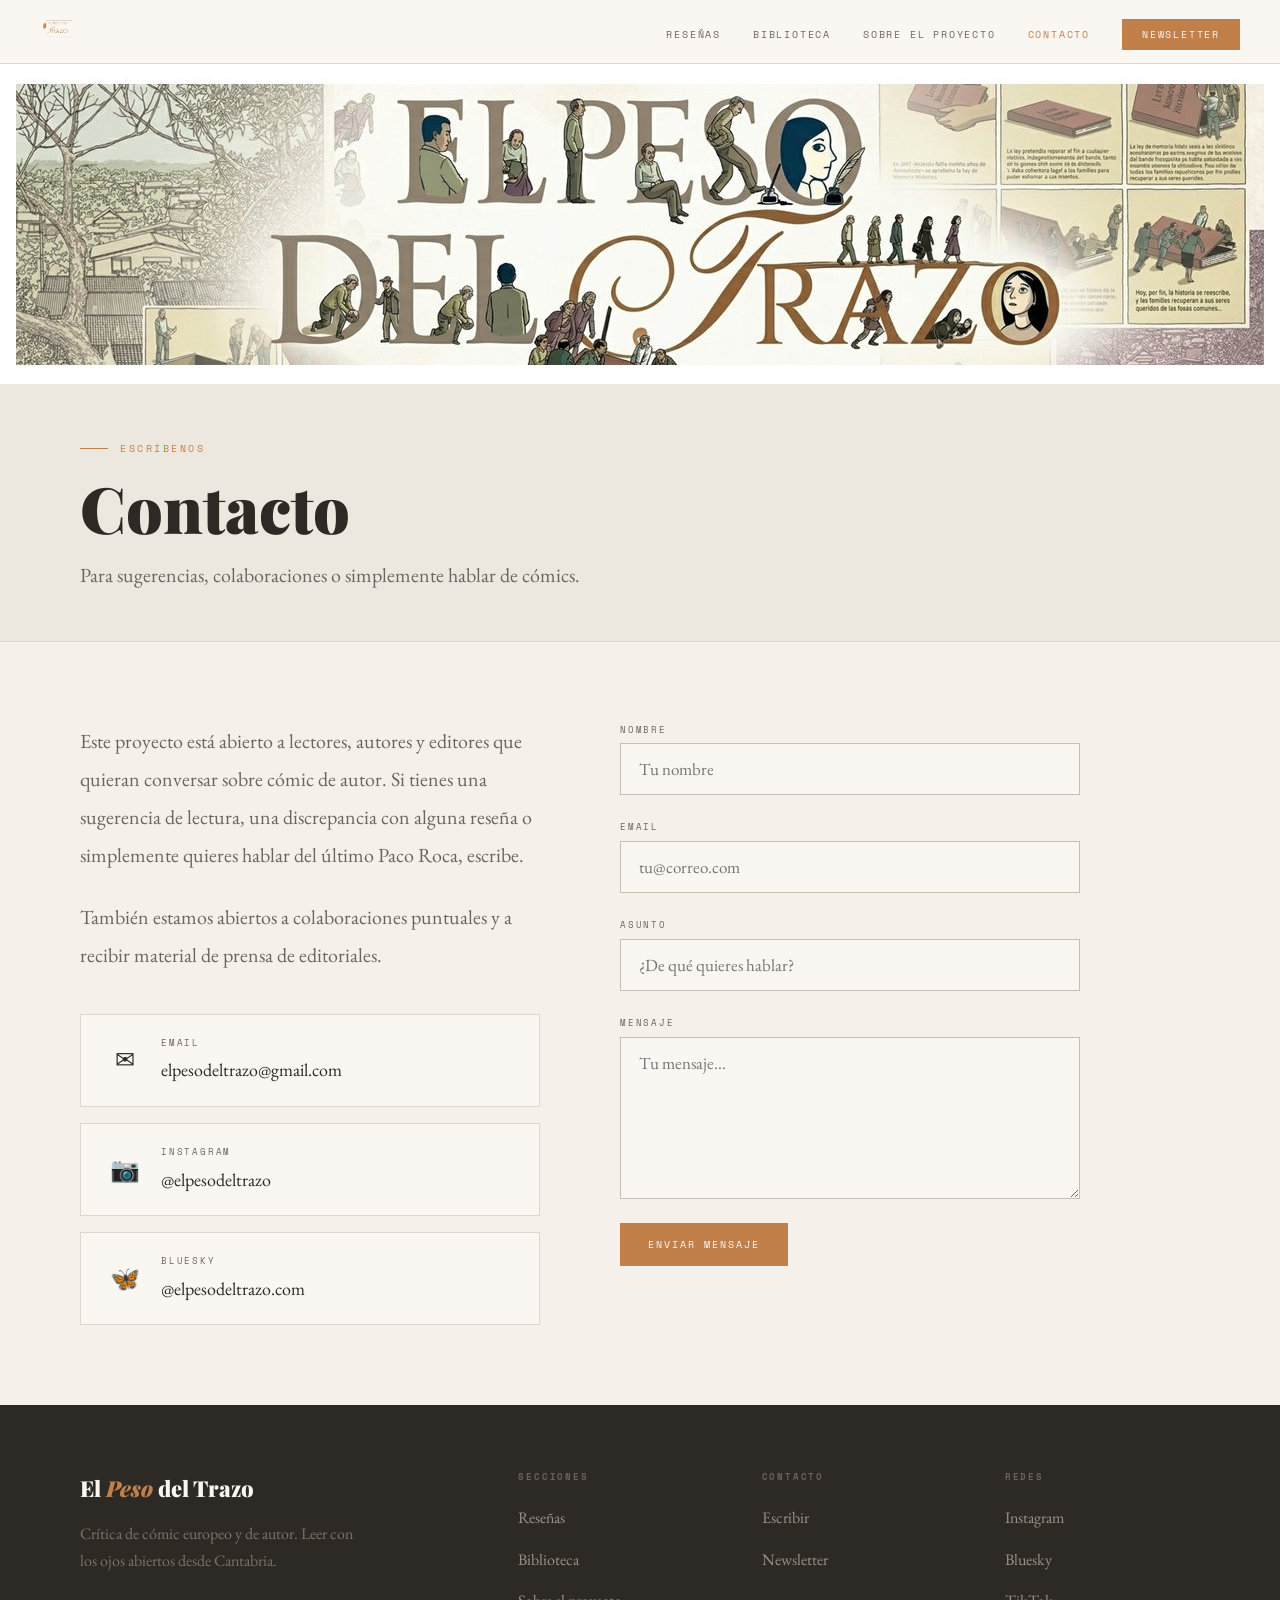
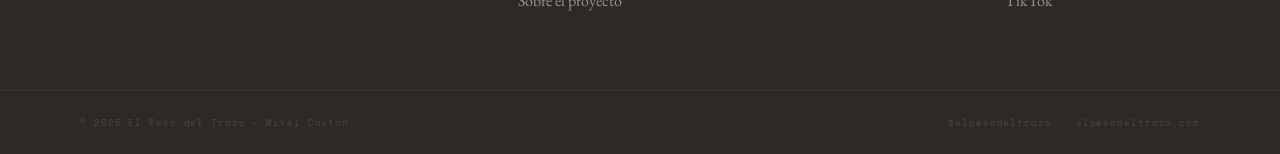
<file: contacto.html>
<!DOCTYPE html>
<html lang="es">
<head>
<meta charset="UTF-8">
<meta name="viewport" content="width=device-width, initial-scale=1.0">

  <!-- SEO Meta Tags -->
<meta name="description" content="Contacta con El Peso del Trazo. Sugerencias, colaboraciones o simplemente hablar de cómic europeo. Abierto a lectores, autores y editoriales.">
<meta name="keywords" content="contacto El Peso del Trazo, colaboración cómic, contacto crítica cómic, Mikel Castán contacto">
<meta name="author" content="Mikel Castán">
<meta name="robots" content="index, follow">
<meta name="language" content="es">
<link rel="canonical" href="https://elpesodeltrazo.com/contacto.html">

<!-- Open Graph -->
<meta property="og:type" content="website">
<meta property="og:url" content="https://elpesodeltrazo.com/contacto.html">
<meta property="og:title" content="Contacto — El Peso del Trazo">
<meta property="og:description" content="Para sugerencias, colaboraciones o simplemente hablar de cómics.">
<meta property="og:image" content="https://elpesodeltrazo.com/banner.png">
<meta property="og:locale" content="es_ES">
<meta property="og:site_name" content="El Peso del Trazo">

<!-- Twitter Card -->
<meta name="twitter:card" content="summary_large_image">
<meta name="twitter:title" content="Contacto — El Peso del Trazo">
<meta name="twitter:description" content="Para sugerencias, colaboraciones o simplemente hablar de cómics.">
<meta name="twitter:image" content="https://elpesodeltrazo.com/banner.png">
  
<title>Contacto — El Peso del Trazo</title>
<link rel="stylesheet" href="base.css">
<style>
  .contacto-grid {
    display: grid;
    grid-template-columns: 1fr 1fr;
    gap: 80px;
    max-width: 1000px;
  }
  .contacto-texto p {
    font-size: 20px;
    line-height: 1.9;
    color: var(--texto-suave);
    margin-bottom: 24px;
  }
  .contacto-opciones {
    display: flex;
    flex-direction: column;
    gap: 16px;
    margin-top: 40px;
  }
  .contacto-opcion {
    display: flex;
    align-items: center;
    gap: 16px;
    padding: 20px 24px;
    background: var(--crema);
    border: 1px solid var(--borde);
    text-decoration: none;
    color: var(--texto);
    transition: background 0.2s, border-color 0.2s;
  }
  .contacto-opcion:hover {
    background: var(--azul-palido);
    border-color: var(--azul-claro);
  }
  .contacto-opcion-icon {
    font-size: 24px;
    width: 40px;
    text-align: center;
  }
  .contacto-opcion-info {}
  .contacto-opcion-label {
    font-family: 'Space Mono', monospace;
    font-size: 9px;
    letter-spacing: 0.2em;
    text-transform: uppercase;
    color: var(--texto-suave);
    display: block;
    margin-bottom: 4px;
  }
  .contacto-opcion-value {
    font-family: 'EB Garamond', Georgia, serif;
    font-size: 18px;
    color: var(--texto);
  }
  .form-grupo {
    display: flex;
    flex-direction: column;
    gap: 6px;
    margin-bottom: 24px;
  }
  .form-grupo label {
    font-family: 'Space Mono', monospace;
    font-size: 9px;
    letter-spacing: 0.2em;
    text-transform: uppercase;
    color: var(--texto-suave);
  }
  .form-grupo input,
  .form-grupo textarea {
    font-family: 'EB Garamond', Georgia, serif;
    font-size: 17px;
    padding: 14px 18px;
    background: var(--crema);
    border: 1px solid var(--borde-fuerte);
    color: var(--texto);
    outline: none;
    transition: border-color 0.2s;
    width: 100%;
    resize: vertical;
  }
  .form-grupo input:focus,
  .form-grupo textarea:focus { border-color: var(--acento); }
  @media(max-width:900px){ .contacto-grid { grid-template-columns:1fr; gap:48px; } }
</style>
<!-- Google Analytics -->
<script async src="https://www.googletagmanager.com/gtag/js?id=G-3R37JP1G54"></script>
<script>
  window.dataLayer = window.dataLayer || [];
  function gtag(){{dataLayer.push(arguments);}}
  gtag("js", new Date());
  gtag("config", "G-3R37JP1G54");
</script>
</head>


<body>

<nav>
  <a href="index.html" class="nav-logo"><img src="logo.png" alt="El Peso del Trazo"></a>
  <ul class="nav-links">
    <li><a href="resenas.html">Reseñas</a></li>

    <li><a href="biblioteca.html">Biblioteca</a></li>
    <li><a href="sobre.html">Sobre el proyecto</a></li>
    <li><a href="contacto.html" style="color:var(--acento)">Contacto</a></li>
    <li><a href="newsletter.html" class="nav-cta">Newsletter</a></li>
  </ul>
   <button class="nav-hamburguesa" id="hamburguesa" aria-label="Menú">
    <span></span><span></span><span></span>
  </button>
  
</nav>
<!-- BANNER -->
<div class="banner-global">
  <img src="banner.png" alt="El Peso del Trazo">
</div>

<div class="page-header">
  <div class="page-header-eyebrow">Escríbenos</div>
  <h1>Contacto</h1>
  <p>Para sugerencias, colaboraciones o simplemente hablar de cómics.</p>
</div>

<div class="main-content">
  <div class="contacto-grid">

    <div class="contacto-texto">
      <p>Este proyecto está abierto a lectores, autores y editores que quieran conversar sobre cómic de autor. Si tienes una sugerencia de lectura, una discrepancia con alguna reseña o simplemente quieres hablar del último Paco Roca, escribe.</p>
      <p>También estamos abiertos a colaboraciones puntuales y a recibir material de prensa de editoriales.</p>

      <div class="contacto-opciones">
        <a href="mailto:elpesodeltrazo@gmail.com" class="contacto-opcion">
          <div class="contacto-opcion-icon">✉</div>
          <div class="contacto-opcion-info">
            <span class="contacto-opcion-label">Email</span>
            <span class="contacto-opcion-value">elpesodeltrazo@gmail.com</span>
          </div>
        </a>
        <a href="#" class="contacto-opcion">
          <div class="contacto-opcion-icon">📷</div>
          <div class="contacto-opcion-info">
            <span class="contacto-opcion-label">Instagram</span>
            <span class="contacto-opcion-value">@elpesodeltrazo</span>
          </div>
        </a>
        <a href="#" class="contacto-opcion">
          <div class="contacto-opcion-icon">🦋</div>
          <div class="contacto-opcion-info">
            <span class="contacto-opcion-label">Bluesky</span>
            <span class="contacto-opcion-value">@elpesodeltrazo.com</span>
          </div>
        </a>
      </div>
    </div>

    <form action="https://formsubmit.co/elpesodeltrazo@gmail.com" method="POST">
      <div class="form-grupo">
        <label>Nombre</label>
        <input type="text" name="nombre" placeholder="Tu nombre" required>
      </div>
      <div class="form-grupo">
        <label>Email</label>
        <input type="email" name="email" placeholder="tu@correo.com" required>
      </div>
      <div class="form-grupo">
        <label>Asunto</label>
        <input type="text" name="asunto" placeholder="¿De qué quieres hablar?" required>
      </div>
      <div class="form-grupo">
        <label>Mensaje</label>
        <textarea name="mensaje" rows="6" placeholder="Tu mensaje..." required></textarea>
      </div>
      <button type="submit" class="btn-primary" style="cursor: pointer; border: none; font-family: 'Space Mono', monospace;">Enviar mensaje</button>
      <!-- FormSubmit anti-spam (oculto) -->
      <input type="hidden" name="_captcha" value="false">
      <input type="hidden" name="_next" value="https://elpesodeltrazo.com/contacto.html?mensaje=gracias">
    </form>

  </div>
</div>

<footer>
  <div class="footer-top">
    <div>
      <div class="footer-logo">El <span>Peso</span> del Trazo</div>
      <p class="footer-desc">Crítica de cómic europeo y de autor. Leer con los ojos abiertos desde Cantabria.</p>
    </div>
    <div class="footer-col">
      <h4>Secciones</h4>
      <ul>
        <li><a href="resenas.html">Reseñas</a></li>
        <li><a href="biblioteca.html">Biblioteca</a></li>
        <li><a href="sobre.html">Sobre el proyecto</a></li>
      </ul>
    </div>
    <div class="footer-col">
      <h4>Contacto</h4>
      <ul>
        <li><a href="contacto.html">Escribir</a></li>
        <li><a href="newsletter.html">Newsletter</a></li>
      </ul>
    </div>
<div class="footer-col"><h4>Redes</h4><ul><li><a href="https://www.instagram.com/elpesodeltrazo/" target="_blank">Instagram</a></li><li><a href="https://bsky.app/profile/elpesodeltrazo.com" target="_blank">Bluesky</a></li><li><a href="https://www.tiktok.com/@elpesodeltrazo6" target="_blank">TikTok</a></li></ul></div>
    </div>
  </div>
 <div class="footer-bottom">
      <span class="footer-copy">© 2025 El Peso del Trazo — Mikel Castán</span>
      <div class="footer-redes">
        <a href="#">@elpesodeltrazo</a>
        <a href="#">elpesodeltrazo.com</a>
      </div>
    </div>
  </div>
</footer>

<script>
  const btn = document.getElementById('hamburguesa');
  const links = document.querySelector('.nav-links');
  btn.addEventListener('click', () => {
    btn.classList.toggle('abierto');
    links.classList.toggle('abierto');
  });
  links.querySelectorAll('a').forEach(a => a.addEventListener('click', () => {
    btn.classList.remove('abierto');
    links.classList.remove('abierto');
  }));
</script>
</body>
</html>
</file>
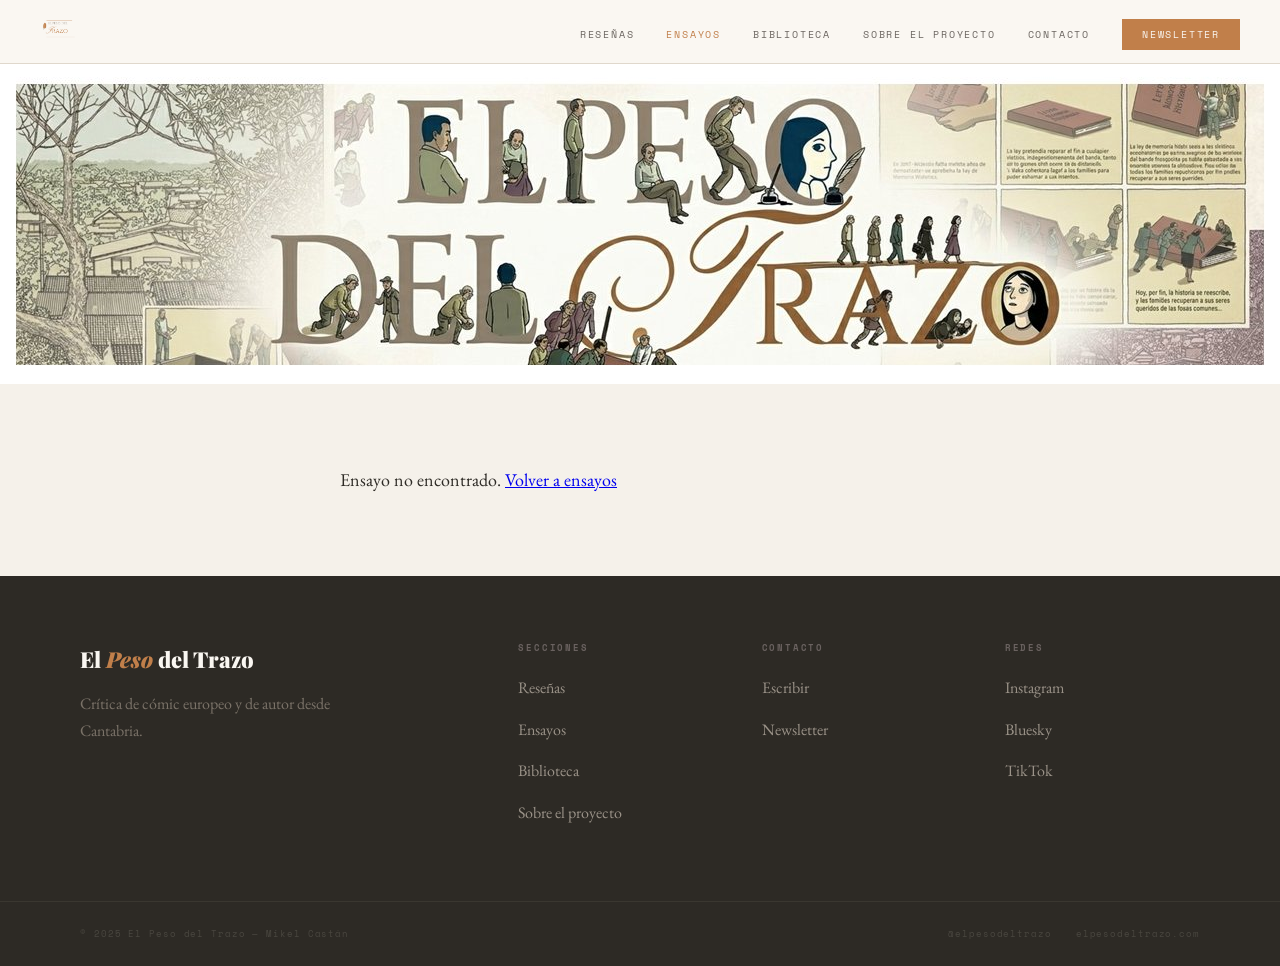
<file: ensayo.html>
<!DOCTYPE html>
<html lang="es">
<head>
<meta charset="UTF-8">
<meta name="viewport" content="width=device-width, initial-scale=1.0">

  <!-- SEO Meta Tags (base, se actualizan con JS) -->
<meta name="description" id="meta-desc" content="Ensayo sobre cómic europeo y de autor en El Peso del Trazo.">
<meta name="author" content="Mikel Castán">
<meta name="robots" content="index, follow">
<meta name="language" content="es">
<link rel="canonical" id="meta-canonical" href="https://elpesodeltrazo.com/ensayo.html">

<!-- Open Graph -->
<meta property="og:type" content="article">
<meta property="og:url" id="meta-og-url" content="https://elpesodeltrazo.com/ensayo.html">
<meta property="og:title" id="meta-og-title" content="Ensayo — El Peso del Trazo">
<meta property="og:description" id="meta-og-desc" content="Análisis de autor, corriente estética o historia del cómic europeo.">
<meta property="og:image" id="meta-og-image" content="https://elpesodeltrazo.com/banner.png">
<meta property="og:locale" content="es_ES">
<meta property="og:site_name" content="El Peso del Trazo">

<!-- Twitter Card -->
<meta name="twitter:card" content="summary_large_image">
<meta name="twitter:title" id="meta-tw-title" content="Ensayo — El Peso del Trazo">
<meta name="twitter:description" id="meta-tw-desc" content="Análisis de fondo sobre el noveno arte.">
<meta name="twitter:image" id="meta-tw-image" content="https://elpesodeltrazo.com/banner.png">
  
<title>Ensayo — El Peso del Trazo</title>
<link rel="stylesheet" href="base.css">
<style>
  .ensayo-layout { max-width: 760px; margin: 0 auto; padding: 80px 80px; }
  .ensayo-meta { display: flex; align-items: center; gap: 16px; margin-bottom: 40px; padding-bottom: 24px; border-bottom: 1px solid var(--borde); }
  .ensayo-tag-badge { font-family: 'Space Mono', monospace; font-size: 9px; letter-spacing: 0.14em; text-transform: uppercase; color: var(--acento); padding: 5px 12px; border: 1px solid var(--acento-claro); }
  .ensayo-fecha { font-family: 'Space Mono', monospace; font-size: 10px; color: var(--texto-suave); letter-spacing: 0.1em; }
  .ensayo-titulo-principal { font-family: 'Playfair Display', serif; font-size: clamp(30px, 4vw, 48px); font-weight: 900; line-height: 1.1; color: var(--texto); margin-bottom: 16px; }
  .ensayo-subtitulo-principal { font-family: 'EB Garamond', serif; font-size: 22px; font-style: italic; color: var(--texto-suave); line-height: 1.7; margin-bottom: 48px; border-left: 2px solid var(--acento-claro); padding-left: 20px; }
  .ensayo-cuerpo p { font-family: 'EB Garamond', serif; font-size: 20px; line-height: 1.9; color: var(--texto); margin-bottom: 28px; }
  .ensayo-cuerpo p:first-child::first-letter { font-family: 'Playfair Display', serif; font-size: 72px; font-weight: 900; float: left; line-height: 0.78; margin: 10px 12px 0 0; color: var(--acento); }
  .ensayo-cuerpo blockquote { border-left: 3px solid var(--acento-claro); padding: 14px 22px; margin: 36px 0; background: var(--crema); }
  .ensayo-cuerpo blockquote p { font-style: italic; color: var(--texto-suave); margin-bottom: 0; font-size: 19px; }
  .ensayo-cuerpo blockquote p::first-letter { float: none; font-size: inherit; color: inherit; margin: 0; }
  .volver { font-family: 'Space Mono', monospace; font-size: 10px; letter-spacing: 0.15em; text-transform: uppercase; color: var(--texto-suave); text-decoration: none; display: inline-flex; align-items: center; gap: 8px; margin-top: 48px; transition: color 0.2s; }
  .volver:hover { color: var(--acento); }
  .volver::before { content: '←'; }
  @media(max-width:900px){ .ensayo-layout{padding:40px 24px} }
</style>
<!-- Google Analytics -->
<script async src="https://www.googletagmanager.com/gtag/js?id=G-3R37JP1G54"></script>
<script>
  window.dataLayer = window.dataLayer || [];
  function gtag(){{dataLayer.push(arguments);}}
  gtag("js", new Date());
  gtag("config", "G-3R37JP1G54");
</script>
</head>
  
<body>
<nav>
  <a href="index.html" class="nav-logo"><img src="logo.png" alt="El Peso del Trazo" onerror="this.style.display='none'"></a>
  <ul class="nav-links">
    <li><a href="resenas.html">Reseñas</a></li>
    <li><a href="ensayos.html" class="nav-activo">Ensayos</a></li>
    <li><a href="biblioteca.html">Biblioteca</a></li>
    <li><a href="sobre.html">Sobre el proyecto</a></li>
    <li><a href="contacto.html">Contacto</a></li>
    <li><a href="newsletter.html" class="nav-cta">Newsletter</a></li>
  </ul>

   <button class="nav-hamburguesa" id="hamburguesa" aria-label="Menú">
    <span></span><span></span><span></span>
  </button>
  
</nav>

<div class="banner-global"><img src="banner.png" alt="El Peso del Trazo"></div>
<div id="page-header-ensayo"></div>

<div class="ensayo-layout" id="ensayo-contenido"></div>

<footer>
  <div class="footer-top">
    <div><div class="footer-logo">El <span>Peso</span> del Trazo</div><p class="footer-desc">Crítica de cómic europeo y de autor desde Cantabria.</p></div>
    <div class="footer-col"><h4>Secciones</h4><ul><li><a href="resenas.html">Reseñas</a></li><li><a href="ensayos.html">Ensayos</a></li><li><a href="biblioteca.html">Biblioteca</a></li><li><a href="sobre.html">Sobre el proyecto</a></li></ul></div>
    <div class="footer-col"><h4>Contacto</h4><ul><li><a href="contacto.html">Escribir</a></li><li><a href="newsletter.html">Newsletter</a></li></ul></div>
<div class="footer-col"><h4>Redes</h4><ul><li><a href="https://www.instagram.com/elpesodeltrazo/" target="_blank">Instagram</a></li><li><a href="https://bsky.app/profile/elpesodeltrazo.com" target="_blank">Bluesky</a></li><li><a href="https://www.tiktok.com/@elpesodeltrazo6" target="_blank">TikTok</a></li></ul></div>  </div>
  <div class="footer-bottom"><span class="footer-copy">© 2025 El Peso del Trazo — Mikel Castán</span><div class="footer-redes"><a href="#">@elpesodeltrazo</a><a href="#">elpesodeltrazo.com</a></div></div>
</footer>

<script src="datos.js"></script>
<script>
  const params = new URLSearchParams(window.location.search);
  const id = params.get('id');
  const e = ENSAYOS.find(x => x.id === id);

  if (!e) {
    document.getElementById('ensayo-contenido').innerHTML = '<p>Ensayo no encontrado. <a href="ensayos.html">Volver a ensayos</a></p>';
  } else {
    document.title = e.titulo + ' — El Peso del Trazo';

    // ── Actualizar meta tags dinámicamente para SEO y redes sociales ──
    const urlAbsoluta = `https://elpesodeltrazo.com/ensayo.html?id=${e.id}`;
    const descripcionMeta = e.subtitulo || `Ensayo sobre ${e.titulo} en El Peso del Trazo. ${e.tag}.`;
    const tituloMeta = `${e.titulo} | El Peso del Trazo`;

    document.getElementById('meta-desc').setAttribute('content', descripcionMeta);
    document.getElementById('meta-canonical').setAttribute('href', urlAbsoluta);
    document.getElementById('meta-og-url').setAttribute('content', urlAbsoluta);
    document.getElementById('meta-og-title').setAttribute('content', tituloMeta);
    document.getElementById('meta-og-desc').setAttribute('content', descripcionMeta);
    document.getElementById('meta-tw-title').setAttribute('content', tituloMeta);
    document.getElementById('meta-tw-desc').setAttribute('content', descripcionMeta);

  
    document.getElementById('page-header-ensayo').innerHTML = `
      <div class="page-header">
        <div class="page-header-eyebrow">${e.tag} · ${e.fecha}</div>
        <h1>${e.titulo}</h1>
      </div>`;
    document.getElementById('ensayo-contenido').innerHTML = `
      <div class="ensayo-meta">
        <span class="ensayo-tag-badge">${e.tag}</span>
        <span class="ensayo-fecha">${e.fecha}</span>
      </div>
      <h1 class="ensayo-titulo-principal">${e.titulo}</h1>
      <p class="ensayo-subtitulo-principal">${e.subtitulo}</p>
      <div class="ensayo-cuerpo">${e.cuerpo}</div>
      <a href="ensayos.html" class="volver">Volver a ensayos</a>`;
  }
</script>
  <script>
  const btn = document.getElementById('hamburguesa');
  const links = document.querySelector('.nav-links');
  btn.addEventListener('click', () => {
    btn.classList.toggle('abierto');
    links.classList.toggle('abierto');
  });
  links.querySelectorAll('a').forEach(a => a.addEventListener('click', () => {
    btn.classList.remove('abierto');
    links.classList.remove('abierto');
  }));
</script>
</body>
</html>
</file>
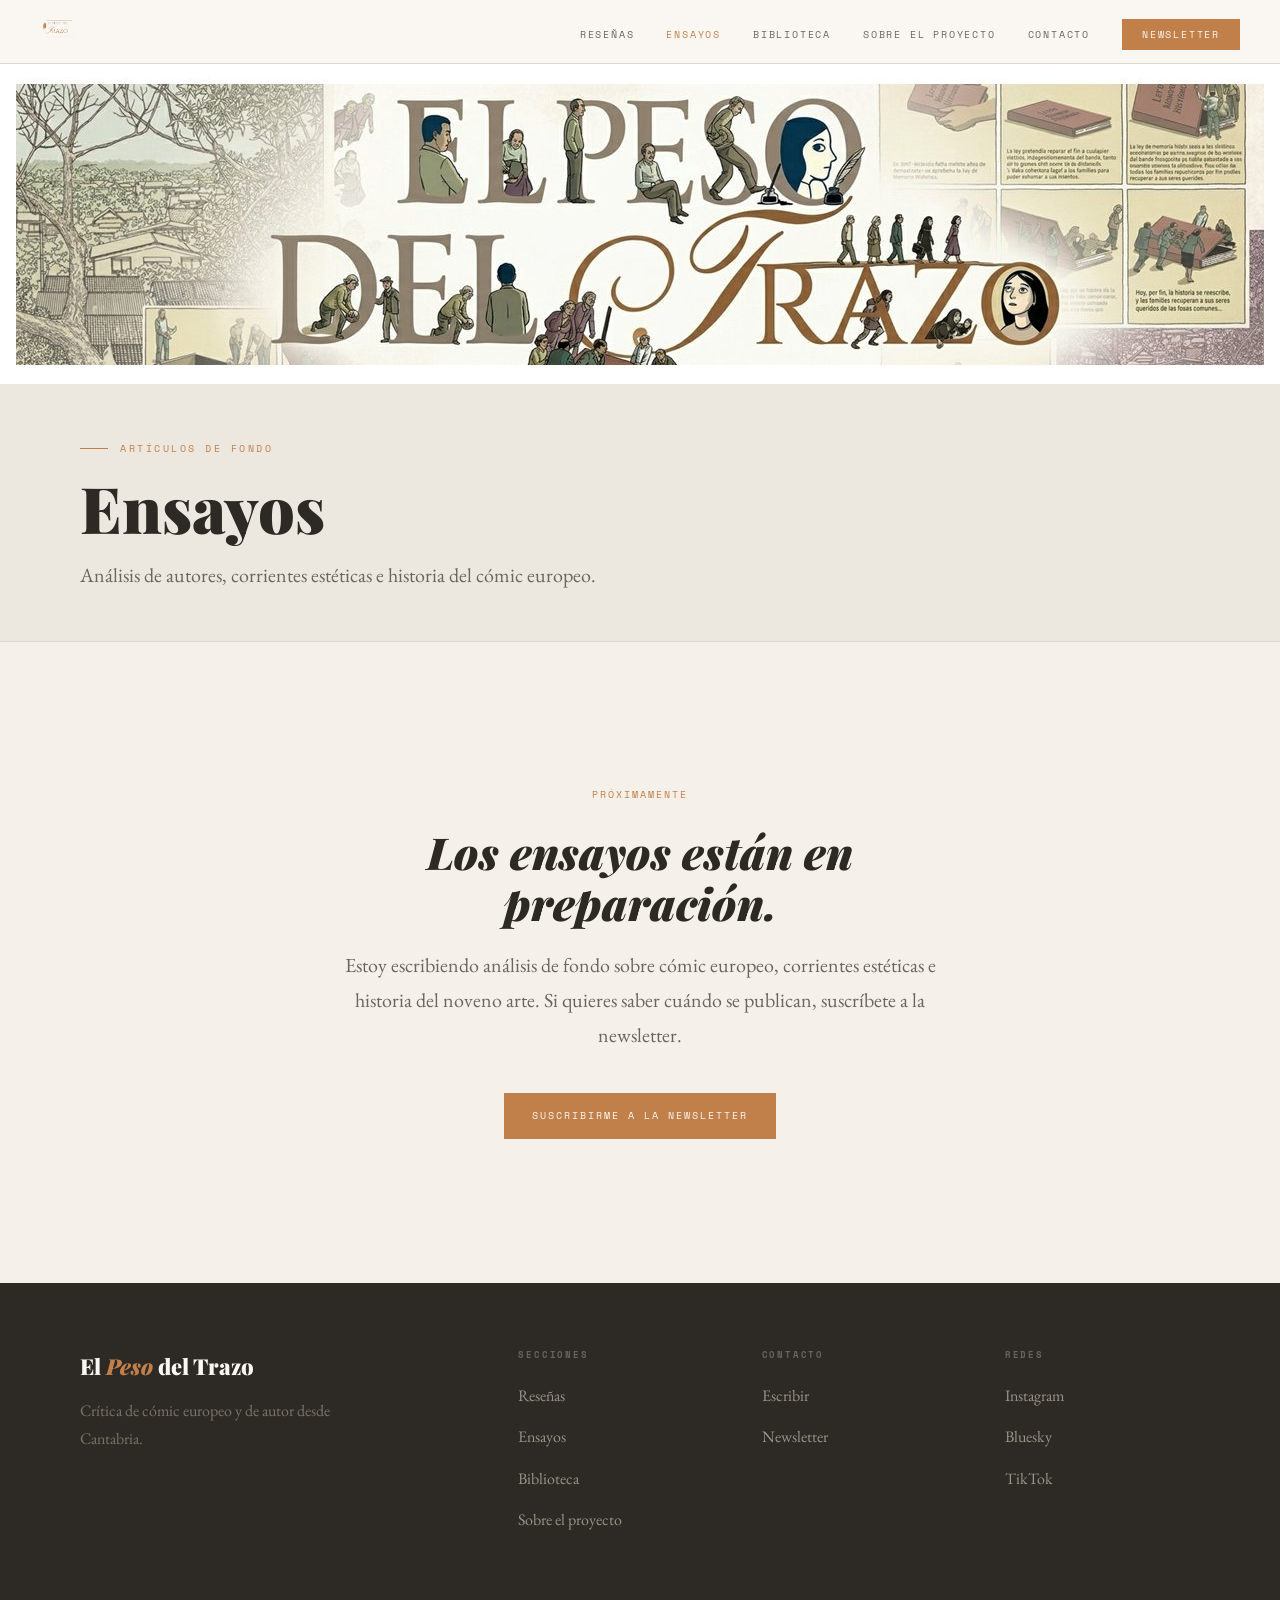
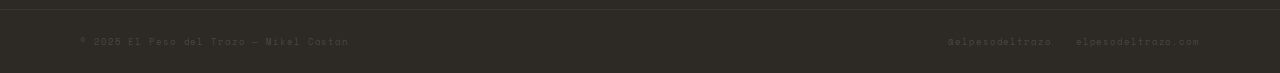
<file: ensayos.html>
<!DOCTYPE html>
<html lang="es">
<head>
<meta charset="UTF-8">
<meta name="viewport" content="width=device-width, initial-scale=1.0">

  <!-- SEO Meta Tags -->
<meta name="description" content="Ensayos y análisis de fondo sobre cómic europeo. Autores, corrientes estéticas e historia del noveno arte: Taniguchi, línea clara, Moebius, Astiberri y más.">
<meta name="keywords" content="ensayos cómic, análisis cómic autor, historia cómic europeo, teoría cómic, corrientes cómic, Moebius, línea clara">
<meta name="author" content="Mikel Castán">
<meta name="robots" content="index, follow">
<meta name="language" content="es">
<link rel="canonical" href="https://elpesodeltrazo.com/ensayos.html">

<!-- Open Graph -->
<meta property="og:type" content="website">
<meta property="og:url" content="https://elpesodeltrazo.com/ensayos.html">
<meta property="og:title" content="Ensayos — El Peso del Trazo">
<meta property="og:description" content="Análisis de autores, corrientes estéticas e historia del cómic europeo.">
<meta property="og:image" content="https://elpesodeltrazo.com/banner.png">
<meta property="og:locale" content="es_ES">
<meta property="og:site_name" content="El Peso del Trazo">

<!-- Twitter Card -->
<meta name="twitter:card" content="summary_large_image">
<meta name="twitter:title" content="Ensayos — El Peso del Trazo">
<meta name="twitter:description" content="Análisis de autores, corrientes estéticas e historia del cómic europeo.">
<meta name="twitter:image" content="https://elpesodeltrazo.com/banner.png">
  
<title>Ensayos — El Peso del Trazo</title>
<link rel="stylesheet" href="base.css">
<style>
  .ensayos-contenido { padding: 64px 80px; background: var(--fondo); }
  .ensayos-grid { display: grid; grid-template-columns: repeat(2, 1fr); gap: 2px; }
  .ensayo-card { background: var(--crema); text-decoration: none; color: inherit; display: block; border: 1px solid var(--borde); padding: 40px; transition: background 0.2s; position: relative; }
  .ensayo-card:hover { background: var(--azul-palido); }
  .ensayo-num { font-family: 'Space Mono', monospace; font-size: 32px; font-weight: 700; color: var(--borde-fuerte); line-height: 1; margin-bottom: 16px; }
  .ensayo-tag-badge { font-family: 'Space Mono', monospace; font-size: 9px; letter-spacing: 0.14em; text-transform: uppercase; color: var(--acento); padding: 4px 10px; border: 1px solid var(--acento-claro); display: inline-block; margin-bottom: 14px; }
  .ensayo-titulo { font-family: 'Playfair Display', serif; font-size: 26px; font-weight: 700; line-height: 1.2; color: var(--texto); margin-bottom: 12px; }
  .ensayo-subtitulo { font-family: 'EB Garamond', serif; font-size: 17px; font-style: italic; color: var(--texto-suave); line-height: 1.7; margin-bottom: 20px; }
  .ensayo-fecha { font-family: 'Space Mono', monospace; font-size: 10px; color: var(--texto-suave); letter-spacing: 0.1em; }
  .ensayo-arrow { position: absolute; bottom: 40px; right: 40px; font-size: 20px; color: var(--acento); opacity: 0; transition: opacity 0.2s, transform 0.2s; transform: translateX(-6px); }
  .ensayo-card:hover .ensayo-arrow { opacity: 1; transform: translateX(0); }
  @media(max-width:900px){ .ensayos-contenido{padding:40px 24px} .ensayos-grid{grid-template-columns:1fr} }
</style>
<!-- Google Analytics -->
<script async src="https://www.googletagmanager.com/gtag/js?id=G-3R37JP1G54"></script>
<script>
  window.dataLayer = window.dataLayer || [];
  function gtag(){{dataLayer.push(arguments);}}
  gtag("js", new Date());
  gtag("config", "G-3R37JP1G54");
</script>
</head>
<body>
<nav>
  <a href="index.html" class="nav-logo"><img src="logo.png" alt="El Peso del Trazo" onerror="this.style.display='none'"></a>
  <ul class="nav-links">
    <li><a href="resenas.html">Reseñas</a></li>
    <li><a href="ensayos.html" class="nav-activo">Ensayos</a></li>
    <li><a href="biblioteca.html">Biblioteca</a></li>
    <li><a href="sobre.html">Sobre el proyecto</a></li>
    <li><a href="contacto.html">Contacto</a></li>
    <li><a href="newsletter.html" class="nav-cta">Newsletter</a></li>
  </ul>

  <button class="nav-hamburguesa" id="hamburguesa" aria-label="Menú">
    <span></span><span></span><span></span>
  </button>
  
</nav>

<div class="banner-global"><img src="banner.png" alt="El Peso del Trazo"></div>

<div class="page-header">
  <div class="page-header-eyebrow">Artículos de fondo</div>
  <h1>Ensayos</h1>
  <p>Análisis de autores, corrientes estéticas e historia del cómic europeo.</p>
</div>

<div class="ensayos-contenido">
  <div class="ensayos-grid" id="ensayos-grid" style="display:none"></div>
  
  <!-- Estado vacío: Próximamente -->
  <div id="ensayos-vacio" style="text-align:center; padding: 80px 24px; max-width: 640px; margin: 0 auto;">
    <div style="font-family:'Space Mono', monospace; font-size: 10px; letter-spacing: 0.2em; text-transform: uppercase; color: var(--acento); margin-bottom: 24px;">Próximamente</div>
    <h2 style="font-family:'Playfair Display', serif; font-size: clamp(28px, 4vw, 44px); font-weight: 900; font-style: italic; line-height: 1.15; color: var(--texto); margin-bottom: 20px;">Los ensayos están en preparación.</h2>
    <p style="font-family:'EB Garamond', serif; font-size: 20px; line-height: 1.75; color: var(--texto-suave); margin-bottom: 40px;">Estoy escribiendo análisis de fondo sobre cómic europeo, corrientes estéticas e historia del noveno arte. Si quieres saber cuándo se publican, suscríbete a la newsletter.</p>
    <a href="newsletter.html" class="btn-primary">Suscribirme a la newsletter</a>
  </div>
</div>

<footer>
  <div class="footer-top">
    <div><div class="footer-logo">El <span>Peso</span> del Trazo</div><p class="footer-desc">Crítica de cómic europeo y de autor desde Cantabria.</p></div>
    <div class="footer-col"><h4>Secciones</h4><ul><li><a href="resenas.html">Reseñas</a></li><li><a href="ensayos.html">Ensayos</a></li><li><a href="biblioteca.html">Biblioteca</a></li><li><a href="sobre.html">Sobre el proyecto</a></li></ul></div>
    <div class="footer-col"><h4>Contacto</h4><ul><li><a href="contacto.html">Escribir</a></li><li><a href="newsletter.html">Newsletter</a></li></ul></div>
<div class="footer-col"><h4>Redes</h4><ul><li><a href="https://www.instagram.com/elpesodeltrazo/" target="_blank">Instagram</a></li><li><a href="https://bsky.app/profile/elpesodeltrazo.com" target="_blank">Bluesky</a></li><li><a href="https://www.tiktok.com/@elpesodeltrazo6" target="_blank">TikTok</a></li></ul></div>  </div>
  <div class="footer-bottom"><span class="footer-copy">© 2025 El Peso del Trazo — Mikel Castán</span><div class="footer-redes"><a href="#">@elpesodeltrazo</a><a href="#">elpesodeltrazo.com</a></div></div>
</footer>

<script src="datos.js"></script>
<script>
  const grid = document.getElementById('ensayos-grid');
ENSAYOS.filter(e => !e.oculto).forEach((e, i) => {
  grid.innerHTML += `
      <a href="ensayo.html?id=${e.id}" class="ensayo-card">
        <div class="ensayo-num">0${i+1}</div>
        <span class="ensayo-tag-badge">${e.tag}</span>
        <h2 class="ensayo-titulo">${e.titulo}</h2>
        <p class="ensayo-subtitulo">${e.subtitulo}</p>
        <span class="ensayo-fecha">${e.fecha}</span>
        <span class="ensayo-arrow">→</span>
      </a>`;
  });
</script>

  <script>
  const btn = document.getElementById('hamburguesa');
  const links = document.querySelector('.nav-links');
  btn.addEventListener('click', () => {
    btn.classList.toggle('abierto');
    links.classList.toggle('abierto');
  });
  links.querySelectorAll('a').forEach(a => a.addEventListener('click', () => {
    btn.classList.remove('abierto');
    links.classList.remove('abierto');
  }));
</script>
  
</body>
</html>
</file>
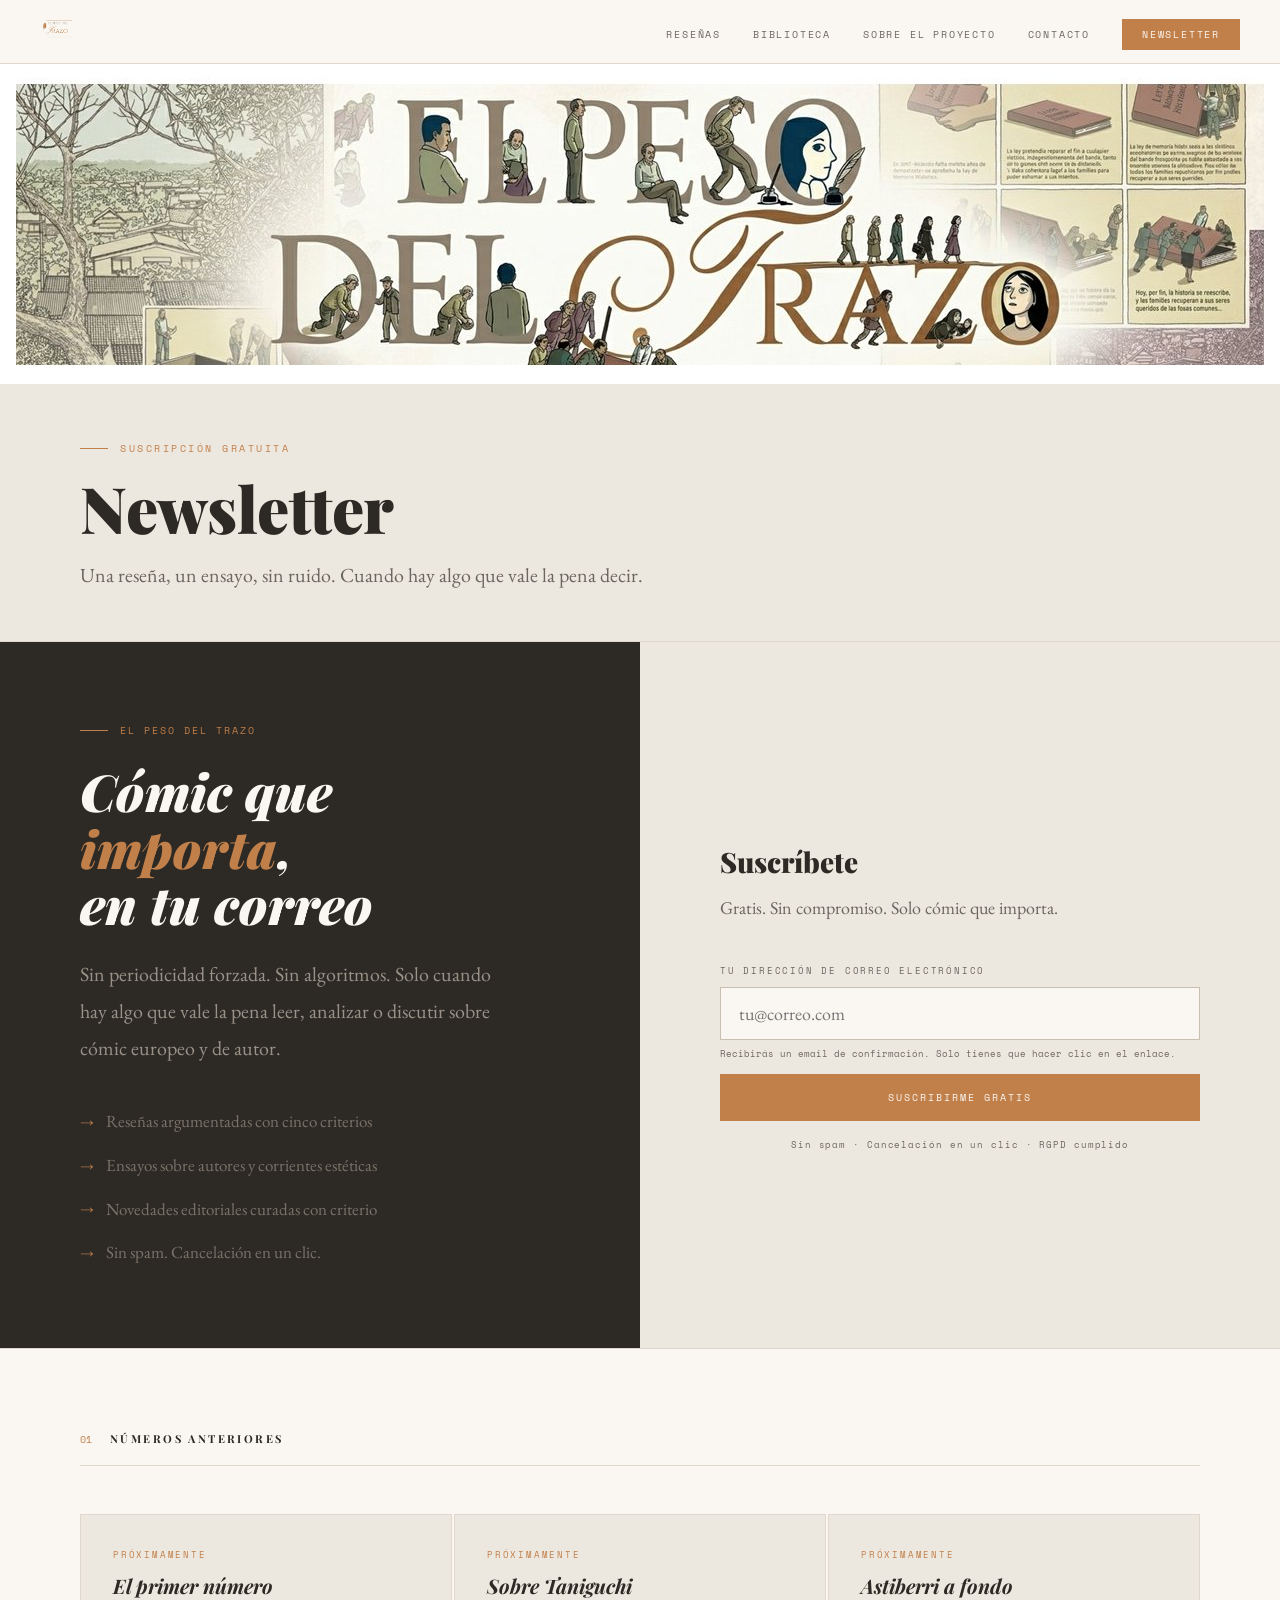
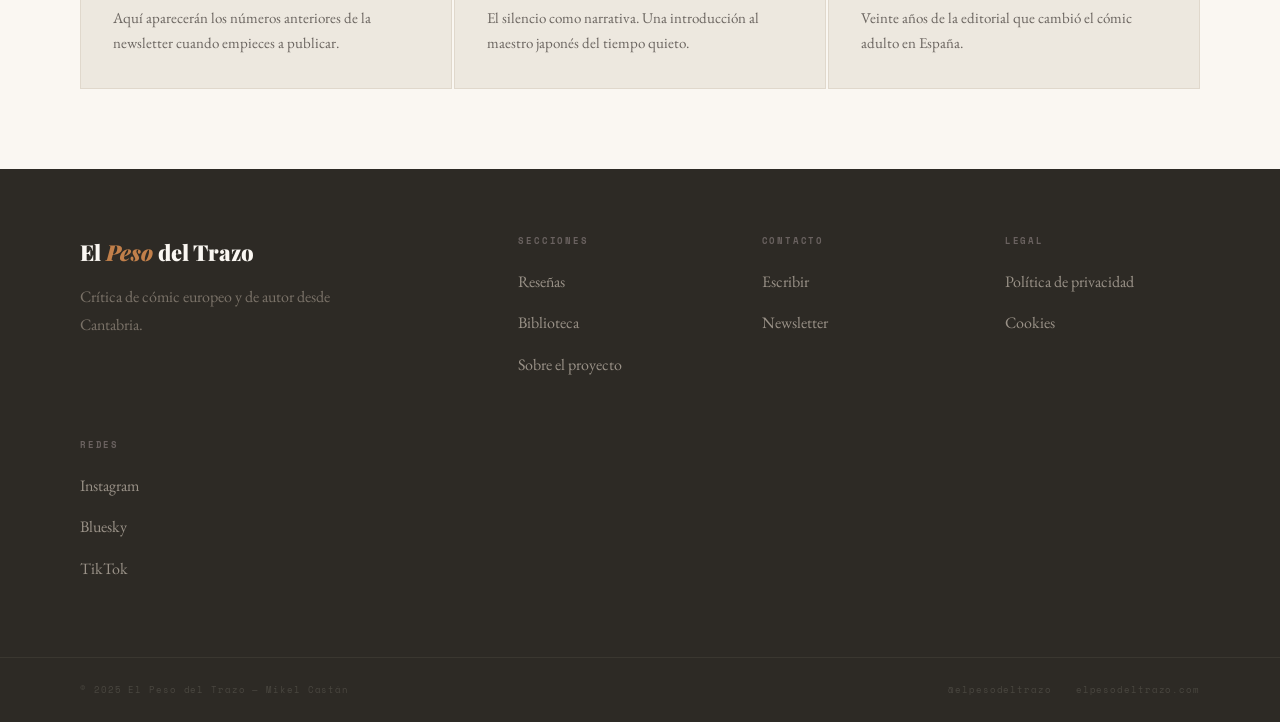
<file: newsletter.html>
<!DOCTYPE html>
<html lang="es">
<head>
<meta charset="UTF-8">
<meta name="description" content="Suscríbete a la newsletter de El Peso del Trazo. Reseñas y ensayos sobre cómic europeo en tu correo, cuando hay algo que vale la pena decir.">
<meta name="robots" content="index, follow">
<meta name="author" content="Mikel Castán">
<meta name="language" content="es">
<link rel="canonical" href="https://elpesodeltrazo.com/newsletter.html">

<!-- Open Graph -->
<meta property="og:type" content="website">
<meta property="og:url" content="https://elpesodeltrazo.com/newsletter.html">
<meta property="og:title" content="Newsletter — El Peso del Trazo">
<meta property="og:description" content="Suscríbete a la newsletter de El Peso del Trazo. Reseñas y ensayos sobre cómic europeo en tu correo, cuando hay algo que vale la pena decir.">
<meta property="og:image" content="https://elpesodeltrazo.com/banner.png">
<meta property="og:locale" content="es_ES">
<meta property="og:site_name" content="El Peso del Trazo">

<!-- Twitter Card -->
<meta name="twitter:card" content="summary_large_image">
<meta name="twitter:title" content="Newsletter — El Peso del Trazo">
<meta name="twitter:description" content="Suscríbete a la newsletter de El Peso del Trazo. Reseñas y ensayos sobre cómic europeo en tu correo, cuando hay algo que vale la pena decir.">
<meta name="twitter:image" content="https://elpesodeltrazo.com/banner.png">
<meta name="viewport" content="width=device-width, initial-scale=1.0">
<title>Newsletter — El Peso del Trazo</title>
<link rel="stylesheet" href="base.css">

<!-- Brevo styles (necesarios para que funcione el formulario) -->
<link rel="stylesheet" href="https://sibforms.com/forms/end-form/build/sib-styles.css">

<style>
  /* Ocultar todos los estilos por defecto de Brevo */
  .sib-form { background: none !important; padding: 0 !important; }
  .sib-container--large { background: none !important; border: none !important; border-radius: 0 !important; max-width: 100% !important; padding: 0 !important; }
  .sib-form-block { display: none !important; } /* Ocultamos títulos y textos de Brevo */

  /* ── LAYOUT NEWSLETTER ── */
  .newsletter-page {
    display: grid;
    grid-template-columns: 1fr 1fr;
    min-height: 60vh;
  }

  .newsletter-izquierda {
    background: var(--fondo-oscuro);
    padding: 80px;
    display: flex;
    flex-direction: column;
    justify-content: center;
  }

  .newsletter-eyebrow {
    font-family: 'Space Mono', monospace;
    font-size: 10px;
    letter-spacing: 0.2em;
    text-transform: uppercase;
    color: var(--acento);
    margin-bottom: 24px;
    display: flex;
    align-items: center;
    gap: 12px;
  }

  .newsletter-eyebrow::before {
    content: '';
    display: block;
    width: 28px;
    height: 1px;
    background: var(--acento);
  }

  .newsletter-titulo {
    font-family: 'Playfair Display', Georgia, serif;
    font-size: clamp(36px, 4vw, 56px);
    font-weight: 900;
    font-style: italic;
    color: var(--crema);
    line-height: 1.1;
    margin-bottom: 24px;
  }

  .newsletter-titulo em { color: var(--acento); }

  .newsletter-descripcion {
    font-family: 'EB Garamond', Georgia, serif;
    font-size: 20px;
    color: #9a9288;
    line-height: 1.85;
    margin-bottom: 40px;
    max-width: 420px;
  }

  .newsletter-promesas {
    display: flex;
    flex-direction: column;
    gap: 14px;
  }

  .promesa {
    display: flex;
    align-items: center;
    gap: 12px;
    font-family: 'EB Garamond', Georgia, serif;
    font-size: 17px;
    color: #7a7268;
  }

  .promesa::before {
    content: '→';
    color: var(--acento);
    font-size: 14px;
    flex-shrink: 0;
  }

  /* ── FORMULARIO DERECHA ── */
  .newsletter-derecha {
    background: var(--fondo-alt);
    padding: 80px;
    display: flex;
    flex-direction: column;
    justify-content: center;
  }

  .formulario-titulo {
    font-family: 'Playfair Display', Georgia, serif;
    font-size: 28px;
    font-weight: 900;
    color: var(--texto);
    margin-bottom: 8px;
  }

  .formulario-subtitulo {
    font-family: 'EB Garamond', Georgia, serif;
    font-size: 18px;
    color: var(--texto-suave);
    margin-bottom: 40px;
    line-height: 1.6;
  }

  /* Estilos del formulario Brevo adaptados */
  #sib-container {
    background: transparent !important;
    border: none !important;
    padding: 0 !important;
    max-width: 100% !important;
  }

  #sib-form .sib-form-block:first-child,
  #sib-form .sib-form-block:nth-child(2) {
    display: none !important;
  }

  .entry__label {
    font-family: 'Space Mono', monospace !important;
    font-size: 9px !important;
    letter-spacing: 0.2em !important;
    text-transform: uppercase !important;
    color: var(--texto-suave) !important;
    font-weight: 400 !important;
    margin-bottom: 8px !important;
    display: block !important;
  }

  .input {
    font-family: 'EB Garamond', Georgia, serif !important;
    font-size: 18px !important;
    padding: 14px 18px !important;
    background: var(--crema) !important;
    border: 1px solid var(--borde-fuerte) !important;
    border-radius: 0 !important;
    color: var(--texto) !important;
    width: 100% !important;
    outline: none !important;
    transition: border-color 0.2s !important;
    box-shadow: none !important;
  }

  .input:focus {
    border-color: var(--acento) !important;
  }

  .input::placeholder {
    color: var(--texto-suave) !important;
    font-style: italic !important;
  }

  .sib-form-block__button {
    font-family: 'Space Mono', monospace !important;
    font-size: 10px !important;
    letter-spacing: 0.2em !important;
    text-transform: uppercase !important;
    padding: 16px 32px !important;
    background: var(--acento) !important;
    color: var(--crema) !important;
    border: none !important;
    border-radius: 0 !important;
    cursor: pointer !important;
    width: 100% !important;
    transition: background 0.2s !important;
    margin-top: 4px !important;
  }

  .sib-form-block__button:hover {
    background: #a86c38 !important;
  }

  .entry__specification {
    font-family: 'Space Mono', monospace !important;
    font-size: 9px !important;
    color: var(--texto-suave) !important;
    margin-top: 6px !important;
    display: block !important;
  }

  /* Mensajes de éxito y error */
  #success-message {
    font-family: 'EB Garamond', Georgia, serif !important;
    font-size: 17px !important;
    background: #e7faf0 !important;
    border: 1px solid #13ce66 !important;
    color: #085229 !important;
    padding: 16px 20px !important;
    border-radius: 0 !important;
    margin-bottom: 16px !important;
  }

  #error-message {
    font-family: 'EB Garamond', Georgia, serif !important;
    font-size: 17px !important;
    background: #ffeded !important;
    border: 1px solid #ff4949 !important;
    color: #661d1d !important;
    padding: 16px 20px !important;
    border-radius: 0 !important;
    margin-bottom: 16px !important;
  }

  .brevo-input-wrap { margin-bottom: 12px; }
  .brevo-input {
    font-family: 'EB Garamond', Georgia, serif !important;
    font-size: 18px !important;
    padding: 14px 18px !important;
    background: var(--crema) !important;
    border: 1px solid var(--borde-fuerte) !important;
    color: var(--texto) !important;
    width: 100% !important;
    outline: none !important;
    transition: border-color 0.2s !important;
    display: block;
    margin-top: 8px;
  }
  .brevo-input:focus { border-color: var(--acento) !important; }
  .brevo-btn {
    font-family: 'Space Mono', monospace !important;
    font-size: 10px !important;
    letter-spacing: 0.2em !important;
    text-transform: uppercase !important;
    padding: 16px 32px !important;
    background: var(--acento) !important;
    color: var(--crema) !important;
    border: none !important;
    cursor: pointer !important;
    width: 100% !important;
    transition: background 0.2s !important;
    margin-top: 10px !important;
  }
  .brevo-btn:hover { background: #a86c38 !important; }

  .newsletter-nota {
    font-family: 'Space Mono', monospace;
    font-size: 9px;
    letter-spacing: 0.1em;
    color: var(--texto-suave);
    margin-top: 16px;
    display: block;
    text-align: center;
  }

  /* ── SECCIÓN ANTERIOR NÚMEROS ── */
  .anteriores {
    background: var(--crema);
    padding: 80px;
    border-top: 1px solid var(--borde);
  }

  .anteriores-grid {
    display: grid;
    grid-template-columns: repeat(3, 1fr);
    gap: 2px;
    margin-top: 48px;
  }

  .anterior-item {
    background: var(--fondo-alt);
    padding: 32px;
    border: 1px solid var(--borde);
  }

  .anterior-num {
    font-family: 'Space Mono', monospace;
    font-size: 9px;
    letter-spacing: 0.2em;
    text-transform: uppercase;
    color: var(--acento);
    margin-bottom: 12px;
    display: block;
  }

  .anterior-titulo {
    font-family: 'Playfair Display', Georgia, serif;
    font-size: 20px;
    font-weight: 700;
    font-style: italic;
    color: var(--texto);
    line-height: 1.2;
    margin-bottom: 8px;
  }

  .anterior-desc {
    font-family: 'EB Garamond', Georgia, serif;
    font-size: 15px;
    color: var(--texto-suave);
    line-height: 1.65;
  }

  .section-header {
    display: flex;
    align-items: baseline;
    gap: 18px;
    border-bottom: 1px solid var(--borde);
    padding-bottom: 16px;
  }

  .section-num { font-family: 'Space Mono', monospace; font-size: 10px; color: var(--acento); }
  .section-title { font-family: 'Playfair Display', Georgia, serif; font-size: 11px; font-weight: 700; letter-spacing: 0.22em; text-transform: uppercase; color: var(--texto); }

  @media(max-width:900px){
    .newsletter-page { grid-template-columns: 1fr; }
    .newsletter-izquierda { padding: 48px 24px; }
    .newsletter-derecha { padding: 48px 24px; }
    .anteriores { padding: 48px 24px; }
    .anteriores-grid { grid-template-columns: 1fr; }
  }
</style>
<!-- Google Analytics -->
<script async src="https://www.googletagmanager.com/gtag/js?id=G-3R37JP1G54"></script>
<script>
  window.dataLayer = window.dataLayer || [];
  function gtag(){{dataLayer.push(arguments);}}
  gtag("js", new Date());
  gtag("config", "G-3R37JP1G54");
</script>
</head>
<body>

<nav>
  <a href="index.html" class="nav-logo"><img src="logo.png" alt="El Peso del Trazo" onerror="this.style.display='none'"></a>
  <ul class="nav-links">
    <li><a href="resenas.html">Reseñas</a></li>
    <li><a href="biblioteca.html">Biblioteca</a></li>
    <li><a href="sobre.html">Sobre el proyecto</a></li>
    <li><a href="contacto.html">Contacto</a></li>
    <li><a href="newsletter.html" class="nav-cta">Newsletter</a></li>
  </ul>

  <button class="nav-hamburguesa" id="hamburguesa" aria-label="Menú">
    <span></span><span></span><span></span>
  </button>
</nav>

<div class="banner-global"><img src="banner.png" alt="El Peso del Trazo"></div>

<div class="page-header">
  <div class="page-header-eyebrow">Suscripción gratuita</div>
  <h1>Newsletter</h1>
  <p>Una reseña, un ensayo, sin ruido. Cuando hay algo que vale la pena decir.</p>
</div>

<div class="newsletter-page">

  <!-- IZQUIERDA: texto -->
  <div class="newsletter-izquierda">
    <div class="newsletter-eyebrow">El Peso del Trazo</div>
    <h2 class="newsletter-titulo">Cómic que<br><em>importa</em>,<br>en tu correo</h2>
    <p class="newsletter-descripcion">
      Sin periodicidad forzada. Sin algoritmos. Solo cuando hay algo que vale la pena leer, analizar o discutir sobre cómic europeo y de autor.
    </p>
    <div class="newsletter-promesas">
      <div class="promesa">Reseñas argumentadas con cinco criterios</div>
      <div class="promesa">Ensayos sobre autores y corrientes estéticas</div>
      <div class="promesa">Novedades editoriales curadas con criterio</div>
      <div class="promesa">Sin spam. Cancelación en un clic.</div>
    </div>
  </div>

  <!-- DERECHA: formulario Brevo -->
  <div class="newsletter-derecha">
    <h3 class="formulario-titulo">Suscríbete</h3>
    <p class="formulario-subtitulo">Gratis. Sin compromiso. Solo cómic que importa.</p>

    <div style="margin-bottom:12px;">
      <label style="font-family:Space Mono,monospace;font-size:9px;letter-spacing:0.2em;text-transform:uppercase;color:var(--texto-suave);display:block;margin-bottom:8px;">Tu dirección de correo electrónico</label>
      <input type="email" id="nl-email" placeholder="tu@correo.com"
        style="font-family:EB Garamond,Georgia,serif;font-size:18px;padding:14px 18px;background:var(--crema);border:1px solid var(--borde-fuerte);color:var(--texto);width:100%;outline:none;box-sizing:border-box;display:block;">
      <span style="font-family:Space Mono,monospace;font-size:9px;color:var(--texto-suave);margin-top:6px;display:block;">Recibirás un email de confirmación. Solo tienes que hacer clic en el enlace.</span>
    </div>

    <button onclick="nlSuscribirse()"
      style="font-family:Space Mono,monospace;font-size:10px;letter-spacing:0.2em;text-transform:uppercase;padding:16px;background:var(--acento);color:var(--crema);border:none;cursor:pointer;width:100%;transition:background 0.2s;">
      Suscribirme gratis
    </button>

    <div id="nl-success" style="display:none;background:#e7faf0;border:1px solid #13ce66;padding:16px;margin-top:16px;font-family:EB Garamond,serif;font-size:17px;color:#085229;">
      ✓ Revisa tu correo para confirmar la suscripción.
    </div>
    <div id="nl-error" style="display:none;background:#ffeded;border:1px solid #ff4949;padding:16px;margin-top:16px;font-family:EB Garamond,serif;font-size:17px;color:#661d1d;">
      Por favor introduce un email válido.
    </div>

    <form id="nl-form" method="POST" action="https://5d6a82d1.sibforms.com/serve/[base64]" target="nl-iframe" style="display:none;">
      <input type="text" name="EMAIL" id="nl-hidden-email">
      <input type="text" name="email_address_check" value="">
      <input type="hidden" name="locale" value="es">
    </form>
    <iframe name="nl-iframe" style="display:none;"></iframe>

    <span class="newsletter-nota" style="margin-top:16px;">Sin spam · Cancelación en un clic · RGPD cumplido</span>
  </div>

</div>

<!-- ANTERIORESr) -->
<div class="anteriores">
  <div class="section-header">
    <span class="section-num">01</span>
    <h2 class="section-title">Números anteriores</h2>
  </div>
  <div class="anteriores-grid">
    <div class="anterior-item">
      <span class="anterior-num">Próximamente</span>
      <h3 class="anterior-titulo">El primer número</h3>
      <p class="anterior-desc">Aquí aparecerán los números anteriores de la newsletter cuando empieces a publicar.</p>
    </div>
    <div class="anterior-item">
      <span class="anterior-num">Próximamente</span>
      <h3 class="anterior-titulo">Sobre Taniguchi</h3>
      <p class="anterior-desc">El silencio como narrativa. Una introducción al maestro japonés del tiempo quieto.</p>
    </div>
    <div class="anterior-item">
      <span class="anterior-num">Próximamente</span>
      <h3 class="anterior-titulo">Astiberri a fondo</h3>
      <p class="anterior-desc">Veinte años de la editorial que cambió el cómic adulto en España.</p>
    </div>
  </div>
</div>

<footer>
  <div class="footer-top">
    <div>
      <div class="footer-logo">El <span>Peso</span> del Trazo</div>
      <p class="footer-desc">Crítica de cómic europeo y de autor desde Cantabria.</p>
    </div>
    <div class="footer-col"><h4>Secciones</h4><ul><li><a href="resenas.html">Reseñas</a></li><li><a href="biblioteca.html">Biblioteca</a></li><li><a href="sobre.html">Sobre el proyecto</a></li></ul></div>
    <div class="footer-col"><h4>Contacto</h4><ul><li><a href="contacto.html">Escribir</a></li><li><a href="newsletter.html">Newsletter</a></li></ul></div>
    <div class="footer-col"><h4>Legal</h4><ul><li><a href="privacidad.html">Política de privacidad</a></li><li><a href="privacidad.html#cookies">Cookies</a></li></ul></div>
<div class="footer-col"><h4>Redes</h4><ul><li><a href="https://www.instagram.com/elpesodeltrazo/" target="_blank">Instagram</a></li><li><a href="https://bsky.app/profile/elpesodeltrazo.com" target="_blank">Bluesky</a></li><li><a href="https://www.tiktok.com/@elpesodeltrazo6" target="_blank">TikTok</a></li></ul></div>  </div>
  <div class="footer-bottom">
    <span class="footer-copy">© 2025 El Peso del Trazo — Mikel Castán</span>
    <div class="footer-redes"><a href="#">@elpesodeltrazo</a><a href="#">elpesodeltrazo.com</a></div>
  </div>
</footer>

<script>
function suscribirse() {
  const email = document.getElementById('brevo-email').value;
  const errorEl = document.getElementById('brevo-error');
  const successEl = document.getElementById('brevo-success');

  if (!email || !email.includes('@') || !email.includes('.')) {
    errorEl.style.display = 'block';
    successEl.style.display = 'none';
    return;
  }

  errorEl.style.display = 'none';
  document.getElementById('brevo-hidden-email').value = email;
  document.getElementById('brevo-hidden-form').submit();

  setTimeout(() => {
    successEl.style.display = 'block';
    document.getElementById('brevo-email').value = '';
  }, 800);
}

document.getElementById('brevo-email').addEventListener('keypress', function(e) {
  if (e.key === 'Enter') suscribirse();
});
</script>

<!-- Scripts Brevo (necesarios para validación y envío) -->
<script>
  window.REQUIRED_CODE_ERROR_MESSAGE = 'Elija un código de país';
  window.LOCALE = 'es';
  window.EMAIL_INVALID_MESSAGE = "Dirección de correo no válida. Comprueba el formato e inténtalo de nuevo.";
  window.REQUIRED_ERROR_MESSAGE = "Este campo no puede estar vacío.";
  window.GENERIC_INVALID_MESSAGE = "La información no es válida. Comprueba el formato e inténtalo de nuevo.";
  window.translation = {
    common: {
      selectedList: '{quantity} lista seleccionada',
      selectedLists: '{quantity} listas seleccionadas',
      selectedOption: '{quantity} seleccionado',
      selectedOptions: '{quantity} seleccionados',
    }
  };
  var AUTOHIDE = Boolean(0);
</script>
<script defer src="https://sibforms.com/forms/end-form/build/main.js"></script>


<script>
function nlSuscribirse() {
  const email = document.getElementById('nl-email').value.trim();
  const success = document.getElementById('nl-success');
  const error = document.getElementById('nl-error');

  if (!email || !email.includes('@') || !email.includes('.')) {
    error.style.display = 'block';
    success.style.display = 'none';
    return;
  }

  error.style.display = 'none';
  document.getElementById('nl-hidden-email').value = email;
  document.getElementById('nl-form').submit();

  setTimeout(() => {
    success.style.display = 'block';
    document.getElementById('nl-email').value = '';
  }, 500);
}

document.addEventListener('DOMContentLoaded', function() {
  const input = document.getElementById('nl-email');
  if (input) {
    input.addEventListener('keypress', function(e) {
      if (e.key === 'Enter') nlSuscribirse();
    });
  }
});
</script>

  <script>
  const btn = document.getElementById('hamburguesa');
  const links = document.querySelector('.nav-links');
  btn.addEventListener('click', () => {
    btn.classList.toggle('abierto');
    links.classList.toggle('abierto');
  });
  links.querySelectorAll('a').forEach(a => a.addEventListener('click', () => {
    btn.classList.remove('abierto');
    links.classList.remove('abierto');
  }));
</script>
  
</body>
</html>
</file>
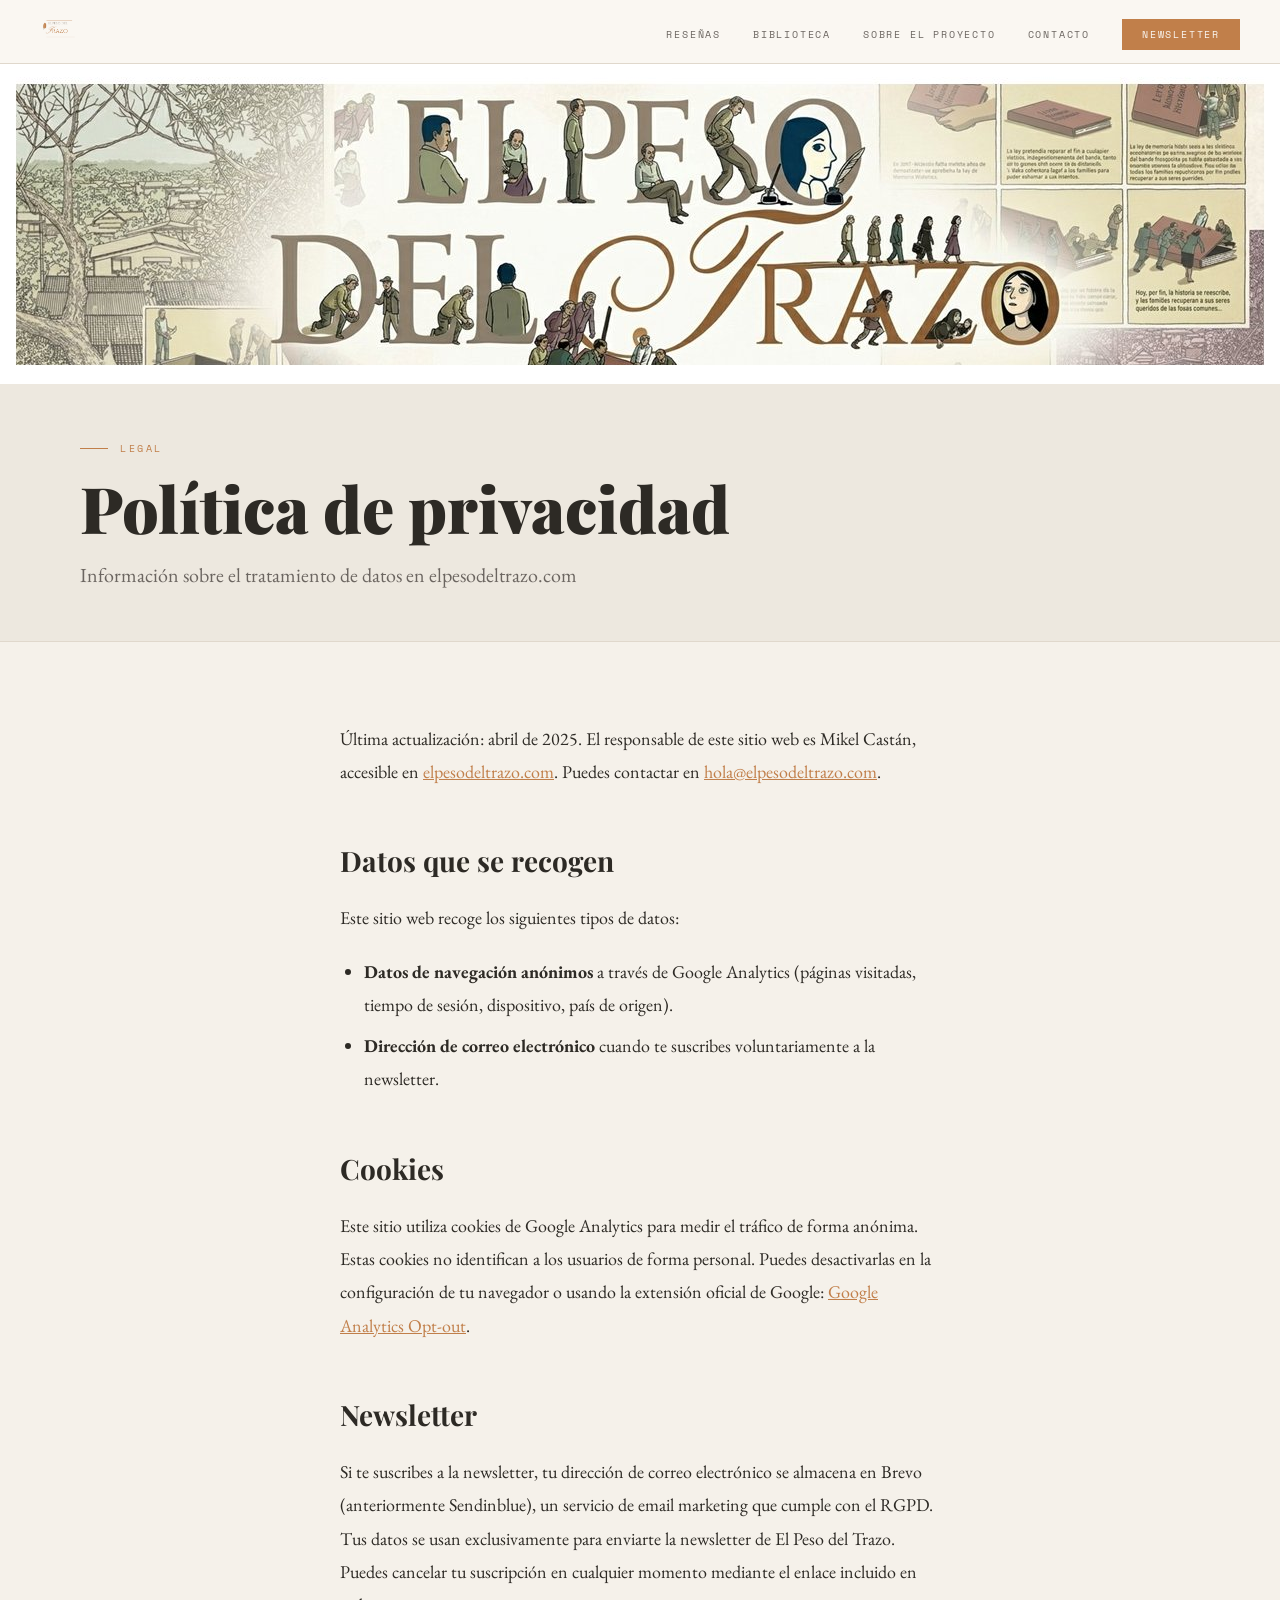
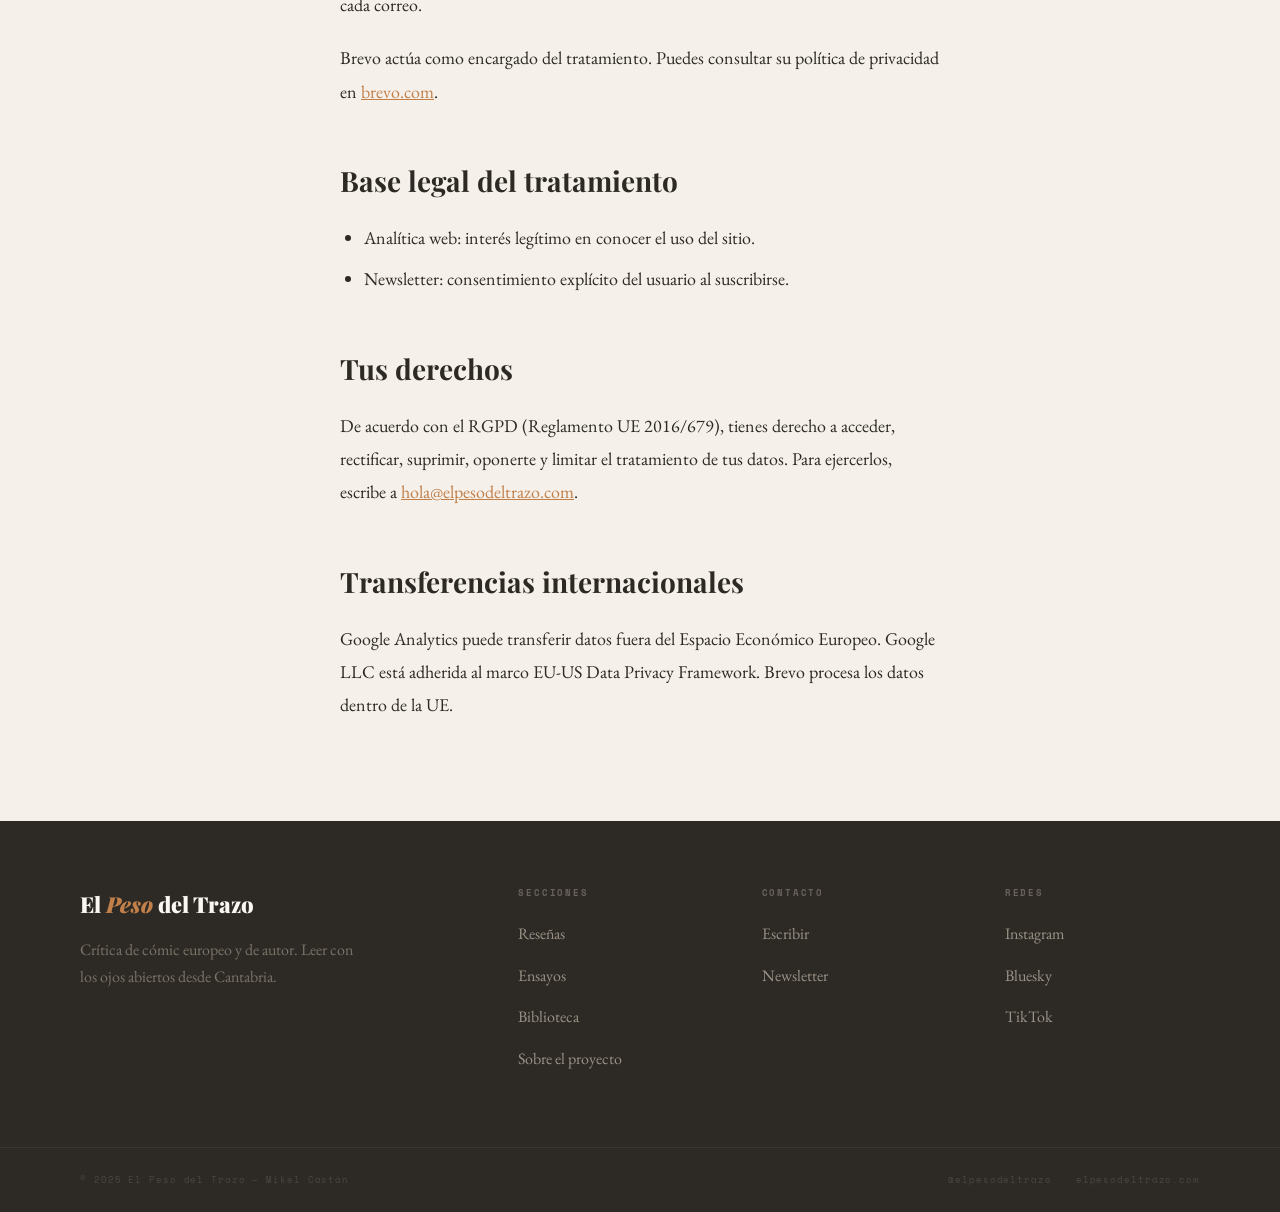
<file: privacidad.html>
<!DOCTYPE html>
<html lang="es">
<head>
<meta charset="UTF-8">
<meta name="viewport" content="width=device-width, initial-scale=1.0">

  <!-- SEO Meta Tags -->
<meta name="description" content="Política de privacidad de El Peso del Trazo. Información sobre el tratamiento de datos, cookies y newsletter conforme al RGPD.">
<meta name="robots" content="index, follow">
<meta name="language" content="es">
<link rel="canonical" href="https://elpesodeltrazo.com/privacidad.html">

<!-- Open Graph -->
<meta property="og:type" content="website">
<meta property="og:url" content="https://elpesodeltrazo.com/privacidad.html">
<meta property="og:title" content="Política de privacidad — El Peso del Trazo">
<meta property="og:description" content="Información sobre el tratamiento de datos en elpesodeltrazo.com">
<meta property="og:locale" content="es_ES">
<meta property="og:site_name" content="El Peso del Trazo">

  
<title>Política de privacidad — El Peso del Trazo</title>
<link rel="stylesheet" href="base.css">
<style>
  .privacidad-contenido { max-width: 760px; margin: 0 auto; padding: 80px; }
  .privacidad-contenido h2 { font-family: 'Playfair Display', serif; font-size: 28px; font-weight: 700; color: var(--texto); margin: 48px 0 16px; }
  .privacidad-contenido h2:first-child { margin-top: 0; }
  .privacidad-contenido p { font-family: 'EB Garamond', serif; font-size: 18px; line-height: 1.85; color: var(--texto); margin-bottom: 20px; }
  .privacidad-contenido ul { margin: 0 0 20px 24px; }
  .privacidad-contenido ul li { font-family: 'EB Garamond', serif; font-size: 18px; line-height: 1.85; color: var(--texto); margin-bottom: 8px; }
  .privacidad-contenido a { color: var(--acento); }
  @media(max-width:900px){ .privacidad-contenido { padding: 40px 24px; } }
</style>
<!-- Google Analytics -->
<script async src="https://www.googletagmanager.com/gtag/js?id=G-3R37JP1G54"></script>
<script>
  window.dataLayer = window.dataLayer || [];
  function gtag(){dataLayer.push(arguments);}
  gtag("js", new Date());
  gtag("config", "G-3R37JP1G54");
</script>
</head>
<body>

<nav>
  <a href="index.html" class="nav-logo"><img src="logo.png" alt="El Peso del Trazo"></a>
  <ul class="nav-links">
    <li><a href="resenas.html">Reseñas</a></li>
    <li><a href="biblioteca.html">Biblioteca</a></li>
    <li><a href="sobre.html">Sobre el proyecto</a></li>
    <li><a href="contacto.html">Contacto</a></li>
    <li><a href="newsletter.html" class="nav-cta">Newsletter</a></li>
  </ul>
  <button class="nav-hamburguesa" id="hamburguesa" aria-label="Menú">
    <span></span><span></span><span></span>
  </button>
</nav>

<div class="banner-global">
  <img src="banner.png" alt="El Peso del Trazo">
</div>

<div class="page-header">
  <div class="page-header-eyebrow">Legal</div>
  <h1>Política de privacidad</h1>
  <p>Información sobre el tratamiento de datos en elpesodeltrazo.com</p>
</div>

<div class="privacidad-contenido">

  <p>Última actualización: abril de 2025. El responsable de este sitio web es Mikel Castán, accesible en <a href="https://elpesodeltrazo.com">elpesodeltrazo.com</a>. Puedes contactar en <a href="mailto:hola@elpesodeltrazo.com">hola@elpesodeltrazo.com</a>.</p>

  <h2>Datos que se recogen</h2>
  <p>Este sitio web recoge los siguientes tipos de datos:</p>
  <ul>
    <li><strong>Datos de navegación anónimos</strong> a través de Google Analytics (páginas visitadas, tiempo de sesión, dispositivo, país de origen).</li>
    <li><strong>Dirección de correo electrónico</strong> cuando te suscribes voluntariamente a la newsletter.</li>
  </ul>

  <h2 id="cookies">Cookies</h2>
  <p>Este sitio utiliza cookies de Google Analytics para medir el tráfico de forma anónima. Estas cookies no identifican a los usuarios de forma personal. Puedes desactivarlas en la configuración de tu navegador o usando la extensión oficial de Google: <a href="https://tools.google.com/dlpage/gaoptout" target="_blank" rel="noopener">Google Analytics Opt-out</a>.</p>

  <h2>Newsletter</h2>
  <p>Si te suscribes a la newsletter, tu dirección de correo electrónico se almacena en Brevo (anteriormente Sendinblue), un servicio de email marketing que cumple con el RGPD. Tus datos se usan exclusivamente para enviarte la newsletter de El Peso del Trazo. Puedes cancelar tu suscripción en cualquier momento mediante el enlace incluido en cada correo.</p>
  <p>Brevo actúa como encargado del tratamiento. Puedes consultar su política de privacidad en <a href="https://www.brevo.com/es/legal/privacypolicy/" target="_blank" rel="noopener">brevo.com</a>.</p>

  <h2>Base legal del tratamiento</h2>
  <ul>
    <li>Analítica web: interés legítimo en conocer el uso del sitio.</li>
    <li>Newsletter: consentimiento explícito del usuario al suscribirse.</li>
  </ul>

  <h2>Tus derechos</h2>
  <p>De acuerdo con el RGPD (Reglamento UE 2016/679), tienes derecho a acceder, rectificar, suprimir, oponerte y limitar el tratamiento de tus datos. Para ejercerlos, escribe a <a href="mailto:hola@elpesodeltrazo.com">hola@elpesodeltrazo.com</a>.</p>

  <h2>Transferencias internacionales</h2>
  <p>Google Analytics puede transferir datos fuera del Espacio Económico Europeo. Google LLC está adherida al marco EU-US Data Privacy Framework. Brevo procesa los datos dentro de la UE.</p>

</div>

<footer>
  <div class="footer-top">
    <div>
      <div class="footer-logo">El <span>Peso</span> del Trazo</div>
      <p class="footer-desc">Crítica de cómic europeo y de autor. Leer con los ojos abiertos desde Cantabria.</p>
    </div>
    <div class="footer-col"><h4>Secciones</h4><ul><li><a href="resenas.html">Reseñas</a></li><li><a href="ensayos.html">Ensayos</a></li><li><a href="biblioteca.html">Biblioteca</a></li><li><a href="sobre.html">Sobre el proyecto</a></li></ul></div>
    <div class="footer-col"><h4>Contacto</h4><ul><li><a href="contacto.html">Escribir</a></li><li><a href="newsletter.html">Newsletter</a></li></ul></div>
<div class="footer-col"><h4>Redes</h4><ul><li><a href="https://www.instagram.com/elpesodeltrazo/" target="_blank">Instagram</a></li><li><a href="https://bsky.app/profile/elpesodeltrazo.com" target="_blank">Bluesky</a></li><li><a href="https://www.tiktok.com/@elpesodeltrazo6" target="_blank">TikTok</a></li></ul></div>  </div>
  <div class="footer-bottom">
    <span class="footer-copy">© 2025 El Peso del Trazo — Mikel Castán</span>
    <div class="footer-redes"><a href="#">@elpesodeltrazo</a><a href="#">elpesodeltrazo.com</a></div>
  </div>
</footer>

<script>
  const btn = document.getElementById('hamburguesa');
  const links = document.querySelector('.nav-links');
  btn.addEventListener('click', () => {
    btn.classList.toggle('abierto');
    links.classList.toggle('abierto');
  });
  links.querySelectorAll('a').forEach(a => a.addEventListener('click', () => {
    btn.classList.remove('abierto');
    links.classList.remove('abierto');
  }));
</script>
</body>
</html>
</file>
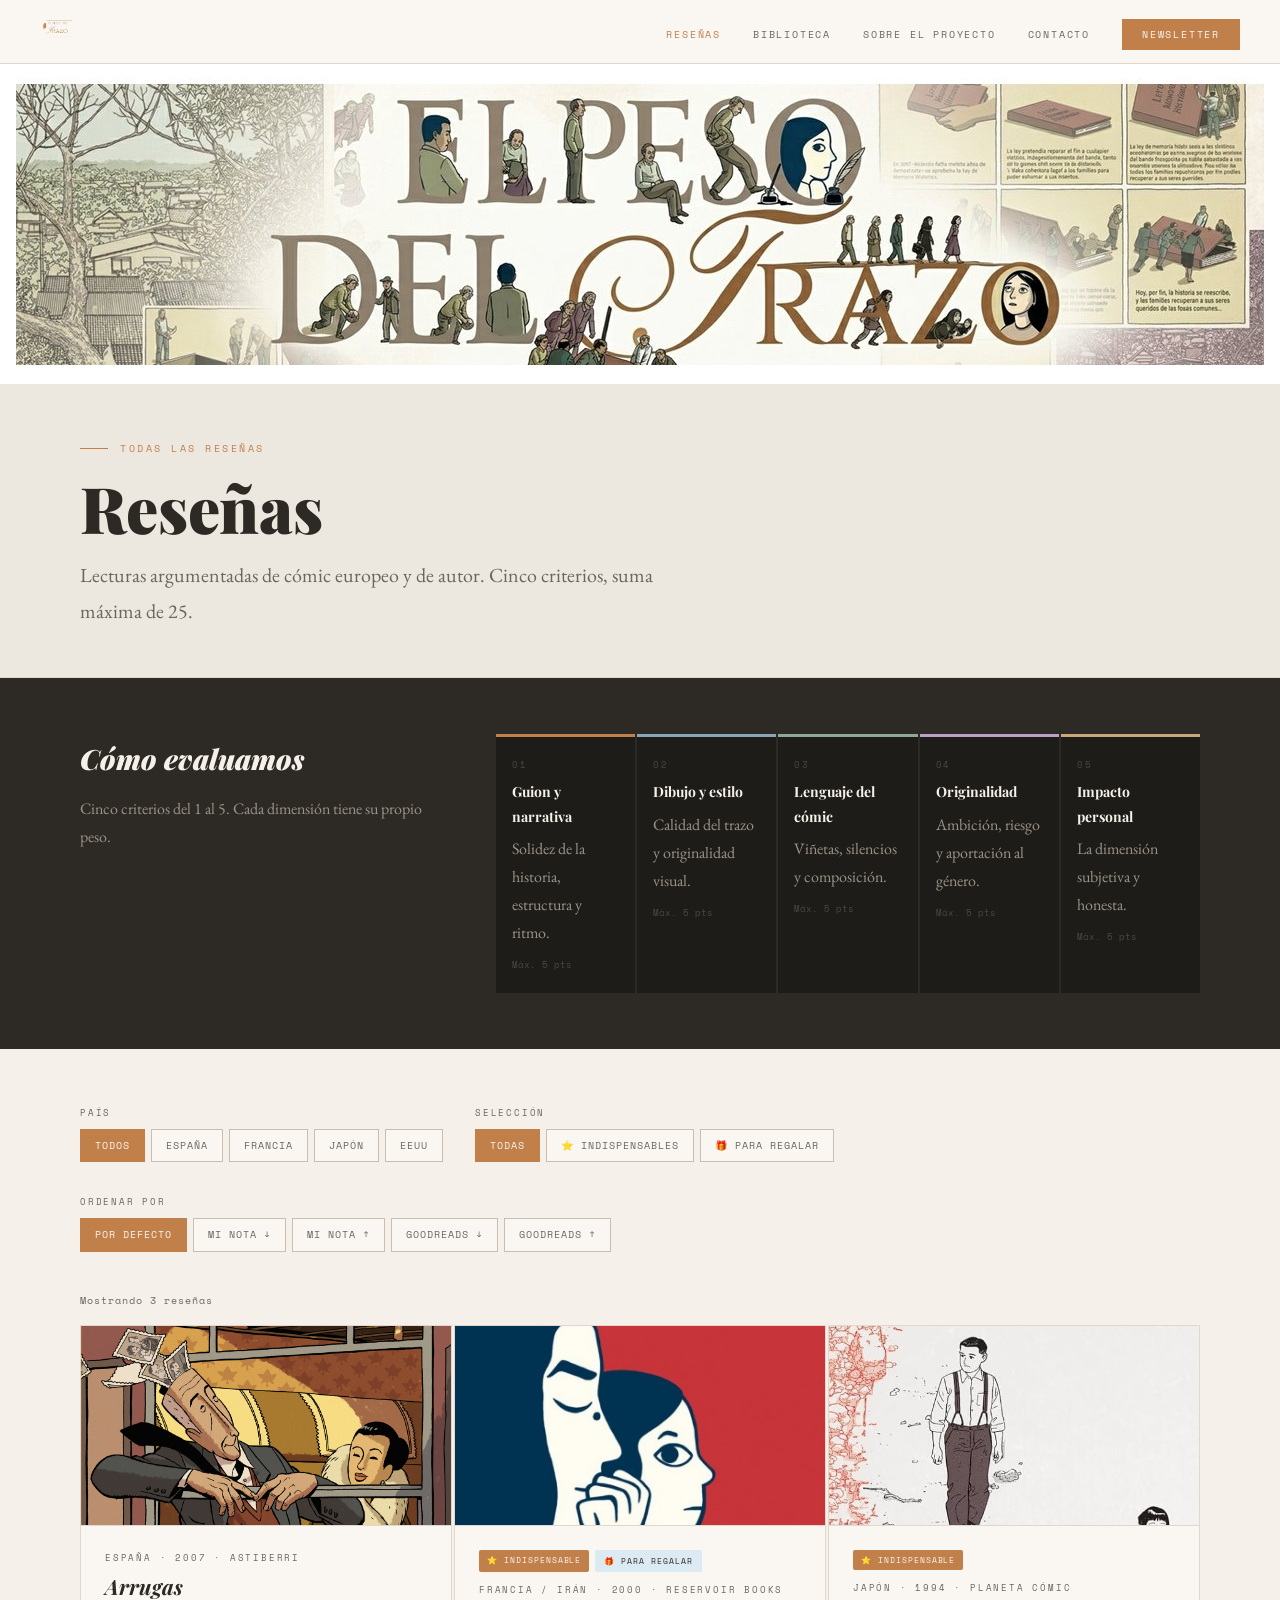
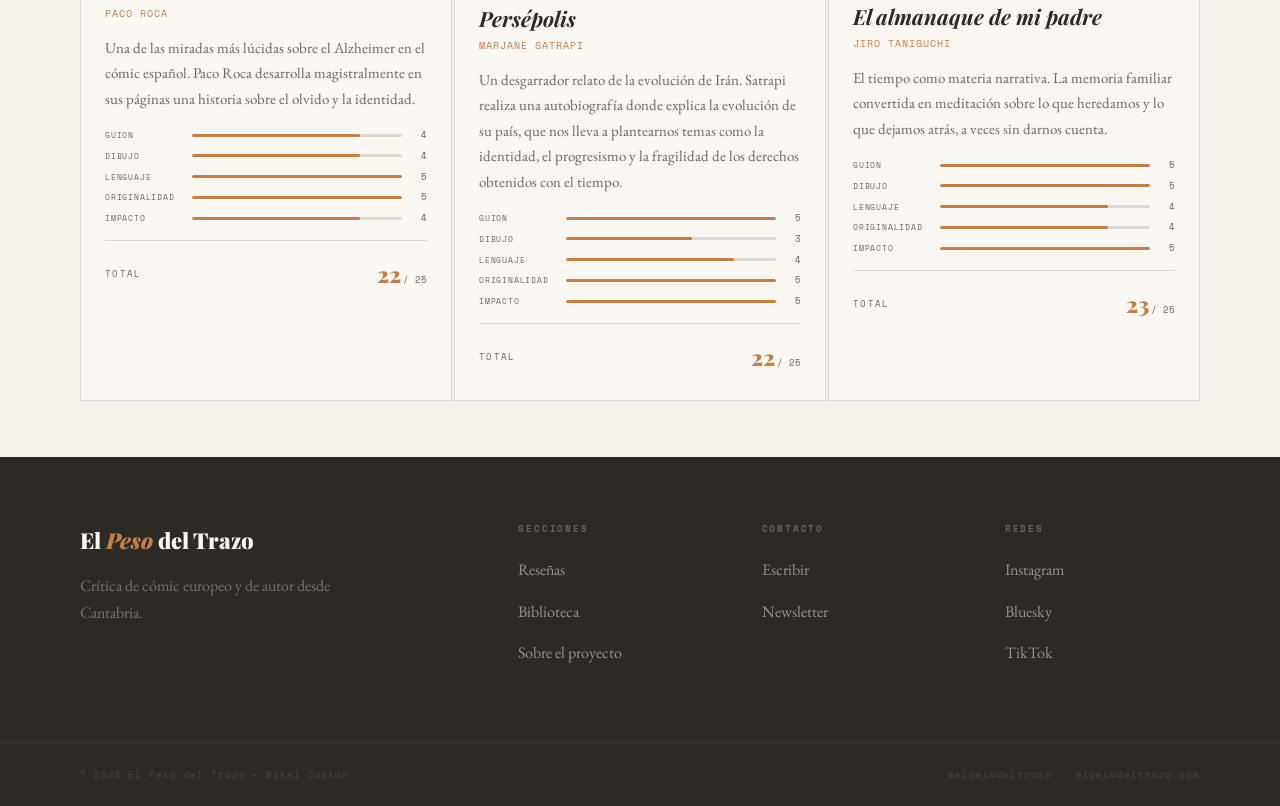
<file: resenas.html>
<!DOCTYPE html>
<html lang="es">
<head>
<meta charset="UTF-8">
<meta name="viewport" content="width=device-width, initial-scale=1.0">

  <!-- SEO Meta Tags -->
<meta name="description" content="Todas las reseñas de El Peso del Trazo. Análisis con cinco criterios de cómic europeo y de autor: Arrugas, Persépolis, El almanaque de mi padre, Blacksad y más.">
<meta name="keywords" content="reseñas cómic, crítica cómic europeo, novela gráfica reseñas, Paco Roca reseña, Persépolis reseña, Taniguchi reseña">
<meta name="author" content="Mikel Castán">
<meta name="robots" content="index, follow">
<meta name="language" content="es">
<link rel="canonical" href="https://elpesodeltrazo.com/resenas.html">

<!-- Open Graph (Facebook, LinkedIn, WhatsApp) -->
<meta property="og:type" content="website">
<meta property="og:url" content="https://elpesodeltrazo.com/resenas.html">
<meta property="og:title" content="Reseñas — El Peso del Trazo">
<meta property="og:description" content="Lecturas argumentadas de cómic europeo y de autor. Cinco criterios, suma máxima de 25.">
<meta property="og:image" content="https://elpesodeltrazo.com/banner.png">
<meta property="og:locale" content="es_ES">
<meta property="og:site_name" content="El Peso del Trazo">

<!-- Twitter Card -->
<meta name="twitter:card" content="summary_large_image">
<meta name="twitter:title" content="Reseñas — El Peso del Trazo">
<meta name="twitter:description" content="Lecturas argumentadas de cómic europeo y de autor. Cinco criterios, suma máxima de 25.">
<meta name="twitter:image" content="https://elpesodeltrazo.com/banner.png">
  
<title>Reseñas — El Peso del Trazo</title>
<link rel="stylesheet" href="base.css">
<style>
  .criterios-bloque { background: var(--fondo-oscuro); padding: 56px 80px; }
  .criterios-intro { display: grid; grid-template-columns: 1fr 2fr; gap: 64px; align-items: start; }
  .criterios-intro h2 { font-family: 'Playfair Display', serif; font-size: 28px; font-weight: 900; font-style: italic; color: var(--fondo); margin-bottom: 12px; }
  .criterios-intro p { font-family: 'EB Garamond', serif; font-size: 16px; color: #9a9288; line-height: 1.75; }
  .criterios-grid { display: grid; grid-template-columns: repeat(5, 1fr); gap: 2px; }
  .criterio-item { background: #1e1c18; padding: 20px 16px; border-top: 3px solid transparent; }
  .criterio-item:nth-child(1){border-top-color:#c17f4a} .criterio-item:nth-child(2){border-top-color:#8aa4b8} .criterio-item:nth-child(3){border-top-color:#8fa896} .criterio-item:nth-child(4){border-top-color:#b8a0c8} .criterio-item:nth-child(5){border-top-color:#c8a878}
  .criterio-num { font-family: 'Space Mono', monospace; font-size: 9px; letter-spacing: 0.2em; color: #4a4740; display: block; margin-bottom: 8px; }
  .criterio-nombre { font-family: 'Playfair Display', serif; font-size: 14px; font-weight: 700; color: var(--fondo); margin-bottom: 6px; }
  .criterio-desc { font-family: 'EB Garamond', serif; font-size: 13px; color: #7a7268; line-height: 1.5; }
  .criterio-max { font-family: 'Space Mono', monospace; font-size: 9px; color: #4a4740; margin-top: 10px; display: block; }

  .resenas-contenido { padding: 56px 80px; background: var(--fondo); }
  .filtros-wrap { display: flex; gap: 32px; margin-bottom: 40px; flex-wrap: wrap; }
  .filtros-grupo { display: flex; flex-direction: column; gap: 8px; }
  .filtros-label { font-family: 'Space Mono', monospace; font-size: 9px; letter-spacing: 0.2em; text-transform: uppercase; color: var(--texto-suave); }
  .filtros { display: flex; flex-wrap: wrap; gap: 6px; }
  .filtro-tag { font-family: 'Space Mono', monospace; font-size: 10px; letter-spacing: 0.1em; text-transform: uppercase; padding: 7px 14px; border: 1px solid var(--borde-fuerte); color: var(--texto-suave); cursor: pointer; transition: all 0.2s; background: var(--crema); }
  .filtro-tag:hover, .filtro-tag.active { background: var(--acento); color: var(--crema); border-color: var(--acento); }

  .resenas-grid { display: grid; grid-template-columns: repeat(3, 1fr); gap: 2px; }
  .resena-card { background: var(--crema); text-decoration: none; color: inherit; display: block; border: 1px solid var(--borde); transition: background 0.2s; overflow: hidden; }
  .resena-card:hover { background: var(--azul-palido); }
  .resena-card-img { width: 100%; height: 200px; object-fit: cover; object-position: center top; display: block; border-bottom: 1px solid var(--borde); background: var(--fondo-alt); }
  .resena-card-body { padding: 24px; }
  .resena-pais { font-family: 'Space Mono', monospace; font-size: 9px; letter-spacing: 0.2em; text-transform: uppercase; color: var(--texto-suave); margin-bottom: 8px; }
  .resena-titulo { font-family: 'Playfair Display', serif; font-size: 21px; font-weight: 700; font-style: italic; line-height: 1.2; color: var(--texto); margin-bottom: 6px; }
  .resena-autor { font-family: 'Space Mono', monospace; font-size: 10px; letter-spacing: 0.1em; color: var(--acento); text-transform: uppercase; margin-bottom: 12px; }
  .resena-extracto { font-family: 'EB Garamond', serif; font-size: 15px; line-height: 1.7; color: var(--texto-suave); margin-bottom: 16px; }
  .criterio-barra { display: grid; grid-template-columns: 80px 1fr 18px; align-items: center; gap: 7px; margin-bottom: 5px; }
  .criterio-barra-label { font-family: 'Space Mono', monospace; font-size: 8px; letter-spacing: 0.1em; text-transform: uppercase; color: var(--texto-suave); }
  .criterio-barra-track { height: 3px; background: var(--borde); border-radius: 2px; overflow: hidden; }
  .criterio-barra-fill { height: 100%; border-radius: 2px; background: var(--acento); }
  .criterio-barra-valor { font-family: 'Space Mono', monospace; font-size: 9px; color: var(--texto-suave); text-align: right; }
  .resena-footer { display: flex; align-items: center; justify-content: space-between; padding-top: 14px; border-top: 1px solid var(--borde); margin-top: 14px; }
  .resena-total-label { font-family: 'Space Mono', monospace; font-size: 9px; letter-spacing: 0.15em; text-transform: uppercase; color: var(--texto-suave); }
  .resena-total-valor { font-family: 'Playfair Display', serif; font-size: 22px; font-weight: 900; color: var(--acento); }
  .resena-total-max { font-family: 'Space Mono', monospace; font-size: 9px; color: var(--texto-suave); margin-left: 2px; }
  .contador { font-family: 'Space Mono', monospace; font-size: 10px; color: var(--texto-suave); letter-spacing: 0.1em; margin-bottom: 16px; }

  /* Etiquetas */
  .resena-etiquetas { display: flex; gap: 6px; margin-bottom: 10px; flex-wrap: wrap; }
  .etiqueta { font-family: 'Space Mono', monospace; font-size: 8px; letter-spacing: 0.12em; text-transform: uppercase; padding: 3px 8px; border-radius: 2px; }
  .etiqueta-indispensable { background: var(--acento); color: var(--crema); }
  .etiqueta-para_regalar { background: var(--azul-claro); color: var(--texto); border: 1px solid var(--azul-claro); }

  @media(max-width:900px){
    .criterios-bloque{padding:40px 24px} .criterios-intro{grid-template-columns:1fr; gap:32px}
    .criterios-grid{grid-template-columns:1fr 1fr} .resenas-contenido{padding:40px 24px}
    .resenas-grid{grid-template-columns:1fr} .filtros-wrap{flex-direction:column; gap:16px}
  }
</style>
<!-- Google Analytics -->
<script async src="https://www.googletagmanager.com/gtag/js?id=G-3R37JP1G54"></script>
<script>
  window.dataLayer = window.dataLayer || [];
  function gtag(){{dataLayer.push(arguments);}}
  gtag("js", new Date());
  gtag("config", "G-3R37JP1G54");
</script>
</head>
<body>
<nav>
  <a href="index.html" class="nav-logo"><img src="logo.png" alt="El Peso del Trazo" onerror="this.style.display='none'"></a>
  <ul class="nav-links">
    <li><a href="resenas.html" class="nav-activo">Reseñas</a></li>
    <li><a href="biblioteca.html">Biblioteca</a></li>
    <li><a href="sobre.html">Sobre el proyecto</a></li>
    <li><a href="contacto.html">Contacto</a></li>
    <li><a href="newsletter.html" class="nav-cta">Newsletter</a></li>
  </ul>
  <button class="nav-hamburguesa" id="hamburguesa" aria-label="Menú">
    <span></span><span></span><span></span>
  </button>
</nav>

<div class="banner-global"><img src="banner.png" alt="El Peso del Trazo"></div>

<div class="page-header">
  <div class="page-header-eyebrow">Todas las reseñas</div>
  <h1>Reseñas</h1>
  <p>Lecturas argumentadas de cómic europeo y de autor. Cinco criterios, suma máxima de 25.</p>
</div>

<div class="criterios-bloque">
  <div class="criterios-intro">
    <div>
      <h2>Cómo evaluamos</h2>
      <p>Cinco criterios del 1 al 5. Cada dimensión tiene su propio peso.</p>
    </div>
    <div class="criterios-grid">
      <div class="criterio-item"><span class="criterio-num">01</span><div class="criterio-nombre">Guion y narrativa</div><p class="criterio-desc">Solidez de la historia, estructura y ritmo.</p><span class="criterio-max">Máx. 5 pts</span></div>
      <div class="criterio-item"><span class="criterio-num">02</span><div class="criterio-nombre">Dibujo y estilo</div><p class="criterio-desc">Calidad del trazo y originalidad visual.</p><span class="criterio-max">Máx. 5 pts</span></div>
      <div class="criterio-item"><span class="criterio-num">03</span><div class="criterio-nombre">Lenguaje del cómic</div><p class="criterio-desc">Viñetas, silencios y composición.</p><span class="criterio-max">Máx. 5 pts</span></div>
      <div class="criterio-item"><span class="criterio-num">04</span><div class="criterio-nombre">Originalidad</div><p class="criterio-desc">Ambición, riesgo y aportación al género.</p><span class="criterio-max">Máx. 5 pts</span></div>
      <div class="criterio-item"><span class="criterio-num">05</span><div class="criterio-nombre">Impacto personal</div><p class="criterio-desc">La dimensión subjetiva y honesta.</p><span class="criterio-max">Máx. 5 pts</span></div>
    </div>
  </div>
</div>

<div class="resenas-contenido">
  <div class="filtros-wrap">
    <div class="filtros-grupo">
      <span class="filtros-label">País</span>
      <div class="filtros" id="filtros-pais">
        <span class="filtro-tag active" onclick="filtrarPais(this,'todos')">Todos</span>
        <span class="filtro-tag" onclick="filtrarPais(this,'españa')">España</span>
        <span class="filtro-tag" onclick="filtrarPais(this,'francia')">Francia</span>
        <span class="filtro-tag" onclick="filtrarPais(this,'japon')">Japón</span>
        <span class="filtro-tag" onclick="filtrarPais(this,'eeuu')">EEUU</span>
      </div>
    </div>
    <div class="filtros-grupo">
      <span class="filtros-label">Selección</span>
      <div class="filtros" id="filtros-etiqueta">
        <span class="filtro-tag active" onclick="filtrarEtiqueta(this,'todos')">Todas</span>
        <span class="filtro-tag" onclick="filtrarEtiqueta(this,'indispensable')">⭐ Indispensables</span>
        <span class="filtro-tag" onclick="filtrarEtiqueta(this,'para_regalar')">🎁 Para regalar</span>
      </div>
    </div>
    <div class="filtros-grupo">
      <span class="filtros-label">Ordenar por</span>
      <div class="filtros" id="filtros-orden">
        <span class="filtro-tag active" onclick="ordenarPor(this,'ninguno')">Por defecto</span>
        <span class="filtro-tag" onclick="ordenarPor(this,'nota_desc')">Mi nota ↓</span>
        <span class="filtro-tag" onclick="ordenarPor(this,'nota_asc')">Mi nota ↑</span>
        <span class="filtro-tag" onclick="ordenarPor(this,'goodreads_desc')">Goodreads ↓</span>
        <span class="filtro-tag" onclick="ordenarPor(this,'goodreads_asc')">Goodreads ↑</span>
      </div>
    </div>
  </div>
  <div class="contador">Mostrando <span id="num-visible">0</span> reseñas</div>
  <div class="resenas-grid" id="grid-resenas"></div>
</div>

<footer>
  <div class="footer-top">
    <div><div class="footer-logo">El <span>Peso</span> del Trazo</div><p class="footer-desc">Crítica de cómic europeo y de autor desde Cantabria.</p></div>
    <div class="footer-col"><h4>Secciones</h4><ul><li><a href="resenas.html">Reseñas</a></li><li><a href="biblioteca.html">Biblioteca</a></li><li><a href="sobre.html">Sobre el proyecto</a></li></ul></div>
    <div class="footer-col"><h4>Contacto</h4><ul><li><a href="contacto.html">Escribir</a></li><li><a href="newsletter.html">Newsletter</a></li></ul></div>
<div class="footer-col"><h4>Redes</h4><ul><li><a href="https://www.instagram.com/elpesodeltrazo/" target="_blank">Instagram</a></li><li><a href="https://bsky.app/profile/elpesodeltrazo.com" target="_blank">Bluesky</a></li><li><a href="https://www.tiktok.com/@elpesodeltrazo6" target="_blank">TikTok</a></li></ul></div>  </div>
  <div class="footer-bottom"><span class="footer-copy">© 2025 El Peso del Trazo — Mikel Castán</span><div class="footer-redes"><a href="#">@elpesodeltrazo</a><a href="#">elpesodeltrazo.com</a></div></div>
</footer>

<script src="datos.js"></script>
<script>
  let filtroPais = 'todos';
  let filtroEtiqueta = 'todos';
  let ordenActual = 'ninguno';

  function renderizarBarras(m) {
    return ['guion','dibujo','lenguaje','originalidad','impacto'].map((k,i) => {
      const nombres = ['Guion','Dibujo','Lenguaje','Originalidad','Impacto'];
      return `<div class="criterio-barra">
        <span class="criterio-barra-label">${nombres[i]}</span>
        <div class="criterio-barra-track"><div class="criterio-barra-fill" style="width:${m[k]*20}%"></div></div>
        <span class="criterio-barra-valor">${m[k]}</span>
      </div>`;
    }).join('');
  }

  function renderizarEtiquetas(etiquetas) {
    if (!etiquetas || etiquetas.length === 0) return '';
    const labels = { indispensable: '⭐ Indispensable', para_regalar: '🎁 Para regalar' };
    return `<div class="resena-etiquetas">${etiquetas.map(e => `<span class="etiqueta etiqueta-${e}">${labels[e] || e}</span>`).join('')}</div>`;
  }

  function renderizar() {
    let lista = [...RESENAS];

    // Filtrar
    lista = lista.filter(r => {
  if (r.oculto) return false;
  const okPais = filtroPais === 'todos' || r.pais_key === filtroPais;
  const okEtiqueta = filtroEtiqueta === 'todos' || (r.etiquetas && r.etiquetas.includes(filtroEtiqueta));
  return okPais && okEtiqueta;
});

    // Ordenar
    if (ordenActual === 'nota_desc') {
      lista.sort((a,b) => Object.values(b.metricas).reduce((x,y)=>x+y,0) - Object.values(a.metricas).reduce((x,y)=>x+y,0));
    } else if (ordenActual === 'nota_asc') {
      lista.sort((a,b) => Object.values(a.metricas).reduce((x,y)=>x+y,0) - Object.values(b.metricas).reduce((x,y)=>x+y,0));
    } else if (ordenActual === 'goodreads_desc') {
      lista.sort((a,b) => parseFloat(b.goodreads||0) - parseFloat(a.goodreads||0));
    } else if (ordenActual === 'goodreads_asc') {
      lista.sort((a,b) => parseFloat(a.goodreads||0) - parseFloat(b.goodreads||0));
    }

    const grid = document.getElementById('grid-resenas');
    grid.innerHTML = '';
    lista.forEach(r => {
      const total = Object.values(r.metricas).reduce((a,b)=>a+b,0);
      grid.innerHTML += `
        <a href="resena.html?id=${r.id}" class="resena-card">
        <img class="resena-card-img" src="${r.imagen}" alt="${r.titulo}" style="object-position:${r.imagen_posicion||'center top'}" onerror="this.style.display='none'">
          <div class="resena-card-body">
            ${renderizarEtiquetas(r.etiquetas)}
            <div class="resena-pais">${r.pais} · ${r.año} · ${r.editorial}</div>
            <h3 class="resena-titulo">${r.titulo}</h3>
            <div class="resena-autor">${r.autor}</div>
            <p class="resena-extracto">${r.extracto}</p>
            ${renderizarBarras(r.metricas)}
            <div class="resena-footer">
              <span class="resena-total-label">Total</span>
              <div><span class="resena-total-valor">${total}</span><span class="resena-total-max">/ 25</span></div>
            </div>
          </div>
        </a>`;
    });
    document.getElementById('num-visible').textContent = lista.length;
  }

  function filtrarPais(el, p) {
    document.querySelectorAll('#filtros-pais .filtro-tag').forEach(t=>t.classList.remove('active'));
    el.classList.add('active'); filtroPais = p; renderizar();
  }
  function filtrarEtiqueta(el, e) {
    document.querySelectorAll('#filtros-etiqueta .filtro-tag').forEach(t=>t.classList.remove('active'));
    el.classList.add('active'); filtroEtiqueta = e; renderizar();
  }
  function ordenarPor(el, orden) {
    document.querySelectorAll('#filtros-orden .filtro-tag').forEach(t=>t.classList.remove('active'));
    el.classList.add('active'); ordenActual = orden; renderizar();
  }

  renderizar();
</script>

<script>
  const btn = document.getElementById('hamburguesa');
  const links = document.querySelector('.nav-links');
  btn.addEventListener('click', () => {
    btn.classList.toggle('abierto');
    links.classList.toggle('abierto');
  });
  links.querySelectorAll('a').forEach(a => a.addEventListener('click', () => {
    btn.classList.remove('abierto');
    links.classList.remove('abierto');
  }));
</script>
</body>
</html>
</file>
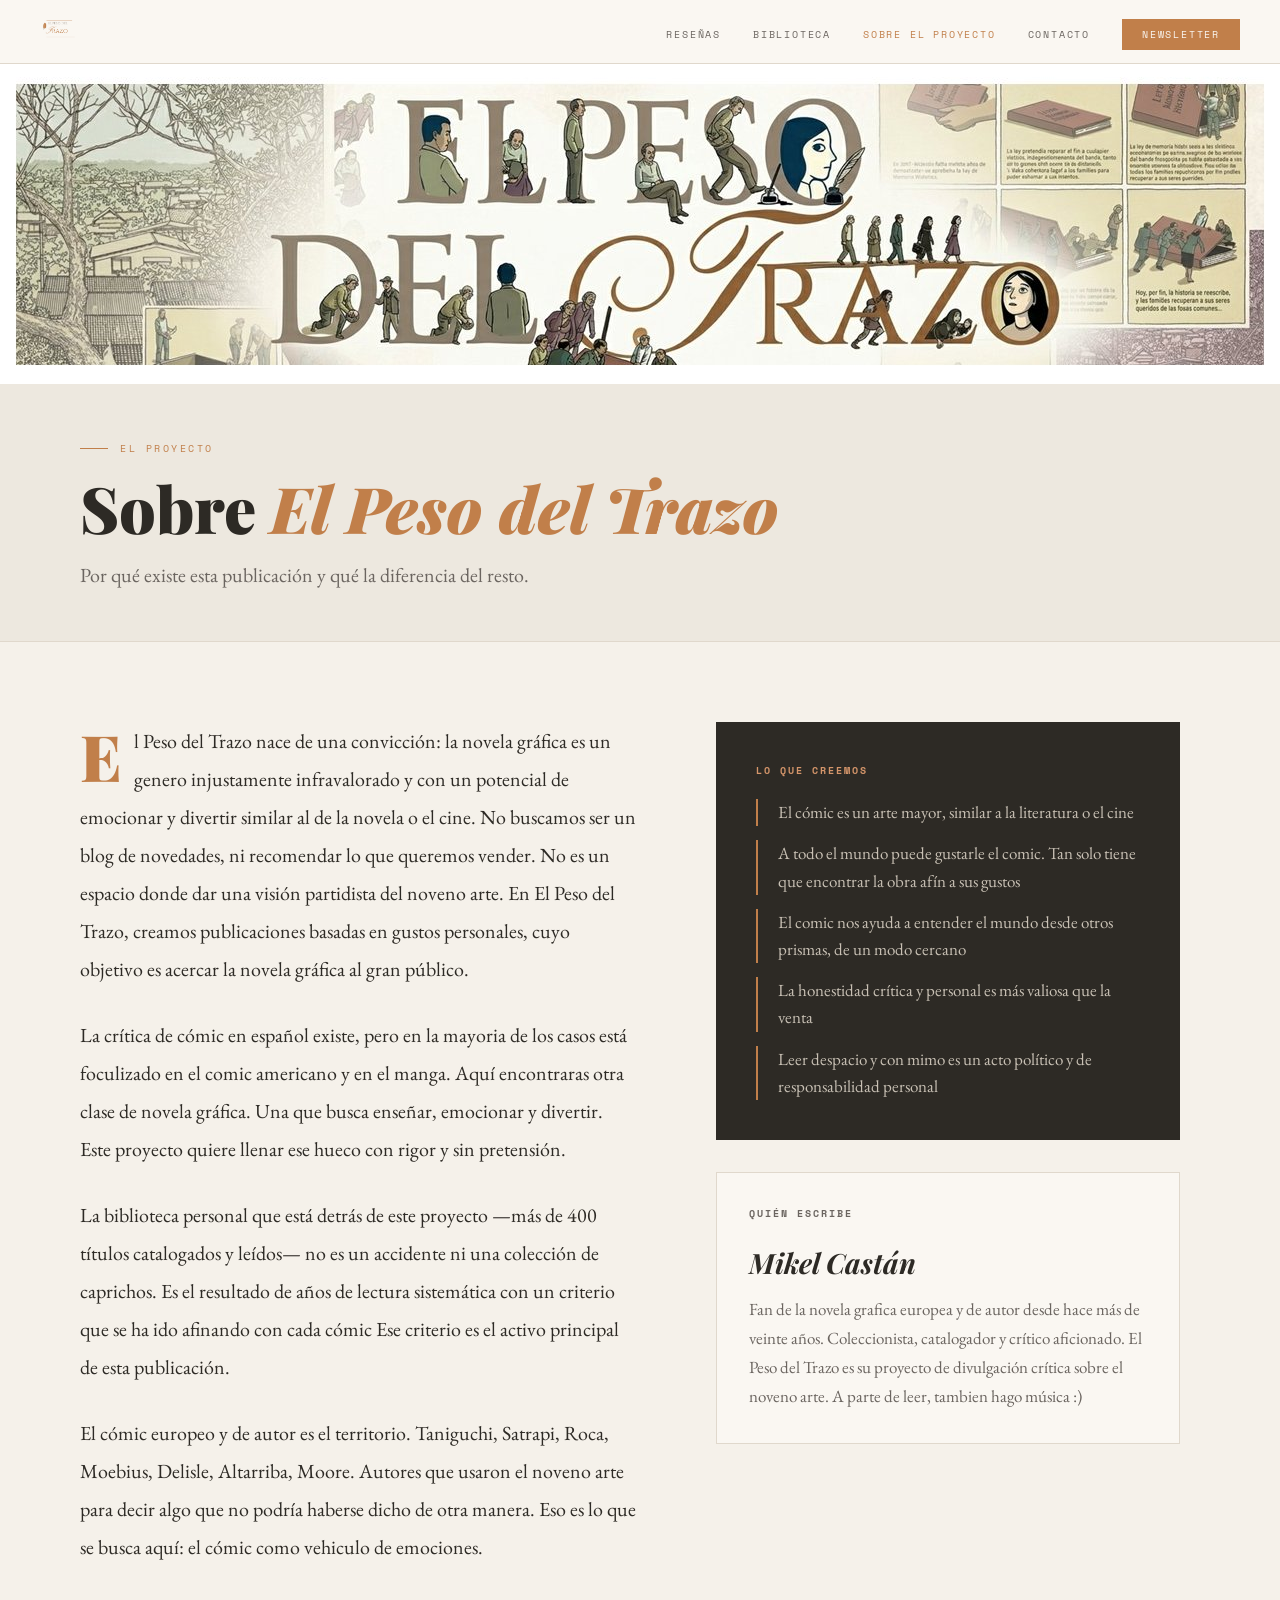
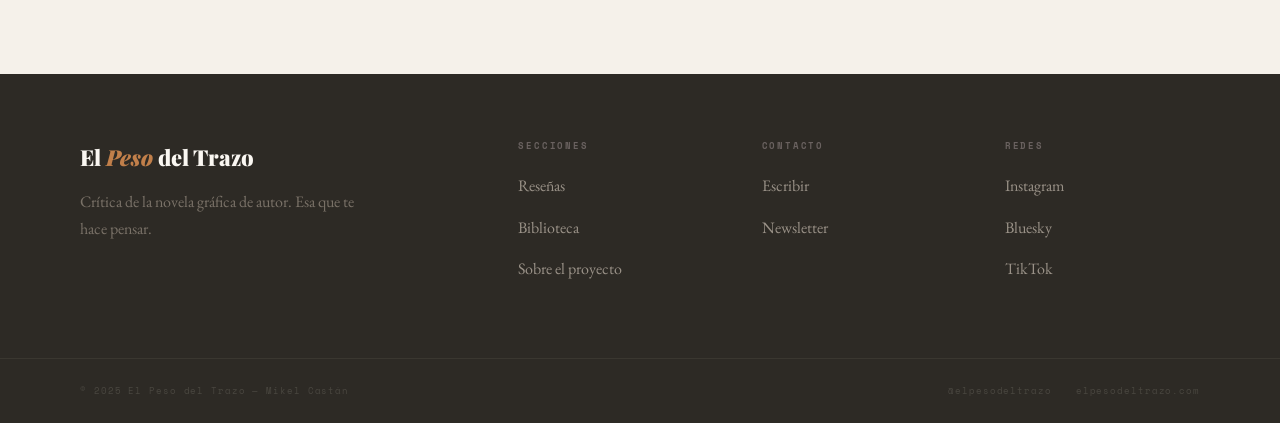
<file: sobre.html>
<!DOCTYPE html>
<html lang="es">
<head>
<meta charset="UTF-8">
<meta name="viewport" content="width=device-width, initial-scale=1.0">

  <!-- SEO Meta Tags -->
<meta name="description" content="El Peso del Trazo nace de una convicción: la novela gráfica es un arte injustamente infravalorado. Crítica honesta de cómic europeo y de autor por Mikel Castán.">
<meta name="keywords" content="sobre El Peso del Trazo, Mikel Castán, proyecto crítica cómic, blog cómic europeo, manifiesto novela gráfica">
<meta name="author" content="Mikel Castán">
<meta name="robots" content="index, follow">
<meta name="language" content="es">
<link rel="canonical" href="https://elpesodeltrazo.com/sobre.html">

<!-- Open Graph -->
<meta property="og:type" content="website">
<meta property="og:url" content="https://elpesodeltrazo.com/sobre.html">
<meta property="og:title" content="Sobre el proyecto — El Peso del Trazo">
<meta property="og:description" content="Por qué existe esta publicación y qué la diferencia del resto. Crítica honesta de novela gráfica.">
<meta property="og:image" content="https://elpesodeltrazo.com/banner.png">
<meta property="og:locale" content="es_ES">
<meta property="og:site_name" content="El Peso del Trazo">

<!-- Twitter Card -->
<meta name="twitter:card" content="summary_large_image">
<meta name="twitter:title" content="Sobre el proyecto — El Peso del Trazo">
<meta name="twitter:description" content="Por qué existe esta publicación y qué la diferencia del resto.">
<meta name="twitter:image" content="https://elpesodeltrazo.com/banner.png">
  
<title>Sobre el proyecto — El Peso del Trazo</title>
<link rel="stylesheet" href="base.css">
<style>
  .sobre-grid {
    display: grid;
    grid-template-columns: 1.2fr 1fr;
    gap: 80px;
    max-width: 1100px;
  }
  .sobre-texto p {
    font-size: 20px;
    line-height: 1.9;
    color: var(--texto);
    margin-bottom: 28px;
  }
  .sobre-texto p:first-child::first-letter {
    font-family: 'Playfair Display', serif;
    font-size: 64px;
    font-weight: 900;
    float: left;
    line-height: 0.8;
    margin: 8px 12px 0 0;
    color: var(--acento);
  }
  .sobre-lateral {}
  .manifiesto-box {
    background: var(--fondo-oscuro);
    padding: 40px;
    margin-bottom: 32px;
  }
  .manifiesto-box h3 {
    font-family: 'Space Mono', monospace;
    font-size: 10px;
    letter-spacing: 0.2em;
    text-transform: uppercase;
    color: var(--acento-claro);
    margin-bottom: 20px;
  }
  .manifiesto-box ul {
    list-style: none;
    display: flex;
    flex-direction: column;
    gap: 14px;
  }
  .manifiesto-box li {
    font-family: 'EB Garamond', Georgia, serif;
    font-size: 17px;
    color: #c8c0b4;
    line-height: 1.6;
    padding-left: 20px;
    border-left: 2px solid var(--acento);
  }
  .perfil-box {
    background: var(--crema);
    border: 1px solid var(--borde);
    padding: 32px;
  }
  .perfil-box h3 {
    font-family: 'Space Mono', monospace;
    font-size: 10px;
    letter-spacing: 0.2em;
    text-transform: uppercase;
    color: var(--texto-suave);
    margin-bottom: 16px;
  }
  .perfil-nombre {
    font-family: 'Playfair Display', Georgia, serif;
    font-size: 28px;
    font-weight: 700;
    font-style: italic;
    color: var(--texto);
    margin-bottom: 8px;
  }
  .perfil-desc {
    font-family: 'EB Garamond', Georgia, serif;
    font-size: 17px;
    line-height: 1.7;
    color: var(--texto-suave);
  }
  @media(max-width:900px){ .sobre-grid { grid-template-columns:1fr; gap:48px; } }
</style>
<!-- Google Analytics -->
<script async src="https://www.googletagmanager.com/gtag/js?id=G-3R37JP1G54"></script>
<script>
  window.dataLayer = window.dataLayer || [];
  function gtag(){{dataLayer.push(arguments);}}
  gtag("js", new Date());
  gtag("config", "G-3R37JP1G54");
</script>
</head>
<body>

<nav>
  <a href="index.html" class="nav-logo"><img src="logo.png" alt="El Peso del Trazo"></a>
  <ul class="nav-links">
    <li><a href="resenas.html">Reseñas</a></li>
    <li><a href="biblioteca.html">Biblioteca</a></li>
    <li><a href="sobre.html" style="color:var(--acento)">Sobre el proyecto</a></li>
    <li><a href="contacto.html">Contacto</a></li>
    <li><a href="newsletter.html" class="nav-cta">Newsletter</a></li>
  </ul>

  <button class="nav-hamburguesa" id="hamburguesa" aria-label="Menú">
    <span></span><span></span><span></span>
  </button>
  
</nav>
<!-- BANNER -->
<div class="banner-global">
  <img src="banner.png" alt="El Peso del Trazo">
</div>



<div class="page-header">
  <div class="page-header-eyebrow">El proyecto</div>
  <h1>Sobre <em>El Peso del Trazo</em></h1>
  <p>Por qué existe esta publicación y qué la diferencia del resto.</p>
</div>

<div class="main-content">
  <div class="sobre-grid">

    <div class="sobre-texto">
      <p>El Peso del Trazo nace de una convicción: la novela gráfica es un genero injustamente infravalorado y con un potencial de emocionar y divertir similar al de la novela o el cine. No buscamos ser un blog de novedades, ni recomendar lo que queremos vender. No es un espacio donde dar una visión partidista del noveno arte. En El Peso del Trazo, creamos publicaciones basadas en gustos personales, cuyo objetivo es acercar la novela gráfica al gran público. </p>

      <p>La crítica de cómic en español existe, pero en la mayoria de los casos está foculizado en el comic americano y en el manga. Aquí encontraras otra clase de novela gráfica. Una que busca enseñar, emocionar y divertir. Este proyecto quiere llenar ese hueco con rigor y sin pretensión.</p>

      <p>La biblioteca personal que está detrás de este proyecto —más de 400 títulos catalogados y leídos— no es un accidente ni una colección de caprichos. Es el resultado de años de lectura sistemática con un criterio que se ha ido afinando con cada cómic Ese criterio es el activo principal de esta publicación.</p>

      <p>El cómic europeo y de autor es el territorio. Taniguchi, Satrapi, Roca, Moebius, Delisle, Altarriba, Moore. Autores que usaron el noveno arte para decir algo que no podría haberse dicho de otra manera. Eso es lo que se busca aquí: el cómic como vehiculo de emociones.</p>
    </div>

    <div class="sobre-lateral">
      <div class="manifiesto-box">
        <h3>Lo que creemos</h3>
        <ul>
          <li>El cómic es un arte mayor, similar a la literatura o el cine</li>
          <li>A todo el mundo puede gustarle el comic. Tan solo tiene que encontrar la obra afín a sus gustos</li>
          <li>El comic nos ayuda a entender el mundo desde otros prismas, de un modo cercano</li>
          <li>La honestidad crítica y personal es más valiosa que la venta</li>
          <li>Leer despacio y con mimo es un acto político y de responsabilidad personal</li>
        </ul>
      </div>

      <div class="perfil-box">
        <h3>Quién escribe</h3>
        <div class="perfil-nombre">Mikel Castán</div>
        <p class="perfil-desc"> Fan de la novela grafica europea y de autor desde hace más de veinte años. Coleccionista, catalogador y crítico aficionado. El Peso del Trazo es su proyecto de divulgación crítica sobre el noveno arte. A parte de leer, tambien hago música :) </p>
      </div>
    </div>

  </div>
</div>

<footer>
  <div class="footer-top">
    <div>
      <div class="footer-logo">El <span>Peso</span> del Trazo</div>
      <p class="footer-desc">Crítica de la novela gráfica de autor. Esa que te hace pensar.</p>
    </div>
    <div class="footer-col">
      <h4>Secciones</h4>
      <ul>
        <li><a href="resenas.html">Reseñas</a></li>
        <li><a href="biblioteca.html">Biblioteca</a></li>
        <li><a href="sobre.html">Sobre el proyecto</a></li>
      </ul>
    </div>
    <div class="footer-col">
      <h4>Contacto</h4>
      <ul>
        <li><a href="contacto.html">Escribir</a></li>
        <li><a href="newsletter.html">Newsletter</a></li>
      </ul>
    </div>
   <div class="footer-col"><h4>Redes</h4><ul><li><a href="https://www.instagram.com/elpesodeltrazo/" target="_blank">Instagram</a></li><li><a href="https://bsky.app/profile/elpesodeltrazo.com" target="_blank">Bluesky</a></li><li><a href="https://www.tiktok.com/@elpesodeltrazo6" target="_blank">TikTok</a></li></ul></div>
  </div>
  <div class="footer-bottom">
    <span class="footer-copy">© 2025 El Peso del Trazo — Mikel Castán</span>
    <div class="footer-redes">
      <a href="#">@elpesodeltrazo</a>
      <a href="#">elpesodeltrazo.com</a>
    </div>
  </div>
</footer>

  <script>
  const btn = document.getElementById('hamburguesa');
  const links = document.querySelector('.nav-links');
  btn.addEventListener('click', () => {
    btn.classList.toggle('abierto');
    links.classList.toggle('abierto');
  });
  links.querySelectorAll('a').forEach(a => a.addEventListener('click', () => {
    btn.classList.remove('abierto');
    links.classList.remove('abierto');
  }));
</script>
</body>
</html>
</file>
<file: base.css>
@import url('https://fonts.googleapis.com/css2?family=Playfair+Display:ital,wght@0,400;0,700;0,900;1,400;1,700;1,900&family=EB+Garamond:ital,wght@0,400;0,500;1,400&family=Space+Mono:wght@400;700&display=swap');

:root {
  --acento: #c17f4a;
  --acento-claro: #d4956a;
  --crema: #faf7f2;
  --fondo: #f5f1ea;
  --fondo-alt: #ede8df;
  --fondo-oscuro: #2d2a25;
  --azul-palido: #eaf2f8;
  --azul-claro: #dceaf4;
  --texto: #2d2a25;
  --texto-suave: #6b6560;
  --borde: #e0d8cc;
  --borde-fuerte: #c8bfb0;
}

*, *::before, *::after { box-sizing: border-box; margin: 0; padding: 0; }

html { scroll-behavior: smooth; }

body {
  background: var(--fondo);
  color: var(--texto);
  font-family: 'EB Garamond', Georgia, serif;
  font-size: 18px;
  line-height: 1.75;
  overflow-x: hidden;
  padding-top: 64px;
}

/* ── NAV ── */
nav {
  position: fixed;
  top: 0; left: 0; right: 0;
  height: 64px;
  background: var(--crema);
  border-bottom: 1px solid var(--borde);
  display: flex;
  align-items: center;
  justify-content: space-between;
  padding: 0 40px;
  z-index: 100;
}

.nav-logo img {
  height: 36px;
  width: auto;
  display: block;
}

.nav-links {
  display: flex;
  align-items: center;
  gap: 32px;
  list-style: none;
}

.nav-links a {
  font-family: 'Space Mono', monospace;
  font-size: 10px;
  letter-spacing: 0.18em;
  text-transform: uppercase;
  color: var(--texto-suave);
  text-decoration: none;
  transition: color 0.2s;
}

.nav-links a:hover { color: var(--acento); }
.nav-links a.nav-activo { color: var(--acento); }

.nav-cta {
  background: var(--acento);
  color: var(--crema) !important;
  padding: 8px 20px;
  font-family: 'Space Mono', monospace;
  font-size: 10px;
  letter-spacing: 0.18em;
  text-transform: uppercase;
  transition: background 0.2s !important;
}

.nav-cta:hover { background: #a86c38 !important; color: var(--crema) !important; }

/* ── BANNER ── */
.banner-global {
  width: 100%;
  display: block;
  line-height: 0;
  font-size: 0;
}

.banner-global img {
  width: 100%;
  height: auto;
  display: block;
}

/* ── BOTONES ── */
.btn-primary {
  font-family: 'Space Mono', monospace;
  font-size: 10px;
  letter-spacing: 0.2em;
  text-transform: uppercase;
  padding: 14px 28px;
  background: var(--acento);
  color: var(--crema);
  text-decoration: none;
  display: inline-block;
  transition: background 0.2s;
}

.btn-primary:hover { background: #a86c38; }

.btn-secondary {
  font-family: 'Space Mono', monospace;
  font-size: 10px;
  letter-spacing: 0.2em;
  text-transform: uppercase;
  padding: 14px 28px;
  background: transparent;
  color: var(--texto);
  text-decoration: none;
  border: 1px solid var(--borde-fuerte);
  display: inline-block;
  transition: all 0.2s;
}

.btn-secondary:hover { border-color: var(--acento); color: var(--acento); }

/* ── PAGE HEADER ── */
.page-header {
  padding: 56px 80px 48px;
  background: var(--fondo-alt);
  border-bottom: 1px solid var(--borde);
}

.page-header-eyebrow {
  font-family: 'Space Mono', monospace;
  font-size: 10px;
  letter-spacing: 0.25em;
  text-transform: uppercase;
  color: var(--acento);
  margin-bottom: 16px;
  display: flex;
  align-items: center;
  gap: 12px;
}

.page-header-eyebrow::before {
  content: '';
  display: block;
  width: 28px;
  height: 1px;
  background: var(--acento);
}

.page-header h1 {
  font-family: 'Playfair Display', Georgia, serif;
  font-size: clamp(42px, 5vw, 72px);
  font-weight: 900;
  line-height: 1.05;
  color: var(--texto);
  margin-bottom: 16px;
}

.page-header h1 em { font-style: italic; color: var(--acento); }

.page-header p {
  font-family: 'EB Garamond', Georgia, serif;
  font-size: 20px;
  color: var(--texto-suave);
  max-width: 600px;
  line-height: 1.8;
}

/* ── CONTENIDO PRINCIPAL ── */
.main-content { padding: 80px; }

/* ── FOOTER ── */
footer {
  background: var(--fondo-oscuro);
  color: var(--fondo-alt);
  margin-top: 0;
}

.footer-top {
  display: grid;
  grid-template-columns: 2fr 1fr 1fr 1fr;
  gap: 48px;
  padding: 64px 80px;
  border-bottom: 1px solid #3a3730;
}

.footer-logo {
  font-family: 'Playfair Display', Georgia, serif;
  font-size: 22px;
  font-weight: 900;
  color: var(--crema);
  margin-bottom: 12px;
}

.footer-logo span { color: var(--acento); font-style: italic; }

.footer-desc {
  font-family: 'EB Garamond', Georgia, serif;
  font-size: 16px;
  color: #7a7268;
  line-height: 1.7;
  max-width: 280px;
}

.footer-col h4 {
  font-family: 'Space Mono', monospace;
  font-size: 9px;
  letter-spacing: 0.2em;
  text-transform: uppercase;
  color: #6a6260;
  margin-bottom: 16px;
}

.footer-col ul { list-style: none; }

.footer-col ul li { margin-bottom: 10px; }

.footer-col ul li a {
  font-family: 'EB Garamond', Georgia, serif;
  font-size: 16px;
  color: #9a9288;
  text-decoration: none;
  transition: color 0.2s;
}

.footer-col ul li a:hover { color: var(--acento-claro); }

.footer-bottom {
  display: flex;
  justify-content: space-between;
  align-items: center;
  padding: 24px 80px;
}

.footer-copy {
  font-family: 'Space Mono', monospace;
  font-size: 9px;
  letter-spacing: 0.1em;
  color: #4a4740;
}

.footer-redes {
  display: flex;
  gap: 24px;
}

.footer-redes a {
  font-family: 'Space Mono', monospace;
  font-size: 9px;
  letter-spacing: 0.1em;
  color: #4a4740;
  text-decoration: none;
  transition: color 0.2s;
}

.footer-redes a:hover { color: var(--acento-claro); }
/* ── RESPONSIVE ── */
@media (max-width: 900px) {
  nav { padding: 0 20px; }
  .nav-links { gap: 16px; }
  .page-header { padding: 40px 24px 32px; }
  .main-content { padding: 40px 24px; }
  .footer-top { grid-template-columns: 1fr 1fr; gap: 32px; padding: 48px 24px; }
  .footer-bottom { flex-direction: column; gap: 12px; padding: 20px 24px; }
}

/* ── HAMBURGUESA ── */
.nav-hamburguesa {
  display: none;
  flex-direction: column;
  justify-content: center;
  gap: 5px;
  width: 36px;
  height: 36px;
  background: none;
  border: none;
  cursor: pointer;
  padding: 4px;
}

.nav-hamburguesa span {
  display: block;
  width: 100%;
  height: 2px;
  background: var(--texto);
  transition: all 0.3s;
}

.nav-hamburguesa.abierto span:nth-child(1) { transform: translateY(7px) rotate(45deg); }
.nav-hamburguesa.abierto span:nth-child(2) { opacity: 0; }
.nav-hamburguesa.abierto span:nth-child(3) { transform: translateY(-7px) rotate(-45deg); }

@media (max-width: 768px) {
  .nav-hamburguesa { display: flex; }

  .nav-links {
    display: none;
    position: fixed;
    top: 64px;
    left: 0; right: 0;
    background: var(--crema);
    border-bottom: 1px solid var(--borde);
    flex-direction: column;
    align-items: flex-start;
    gap: 0;
    padding: 8px 0;
    z-index: 150;
  }

  .nav-links.abierto { display: flex; }
  .nav-links li { width: 100%; }
  .nav-links a { display: block; padding: 14px 24px; font-size: 11px; border-bottom: 1px solid var(--borde); }
  .nav-links li:last-child a { border-bottom: none; }
  .nav-cta { margin: 8px 24px; width: calc(100% - 48px); text-align: center; }
}
</file>
